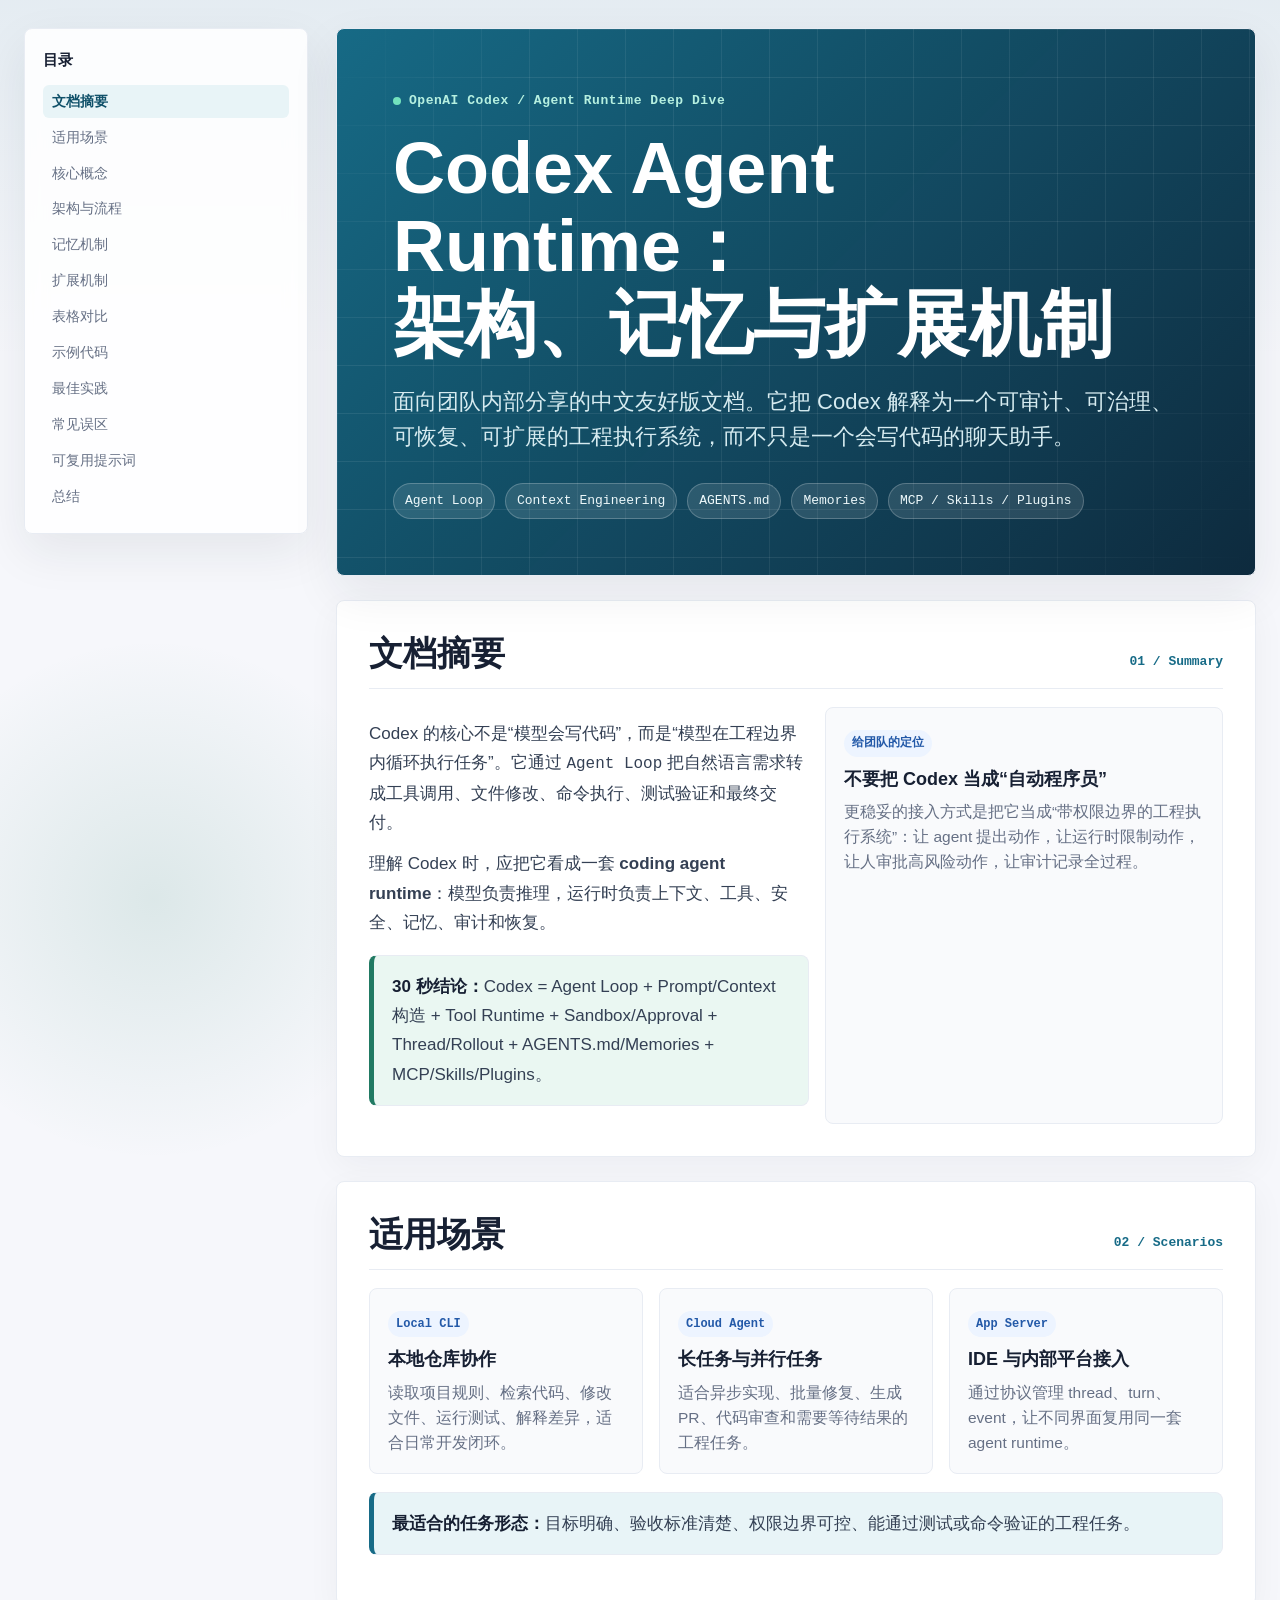
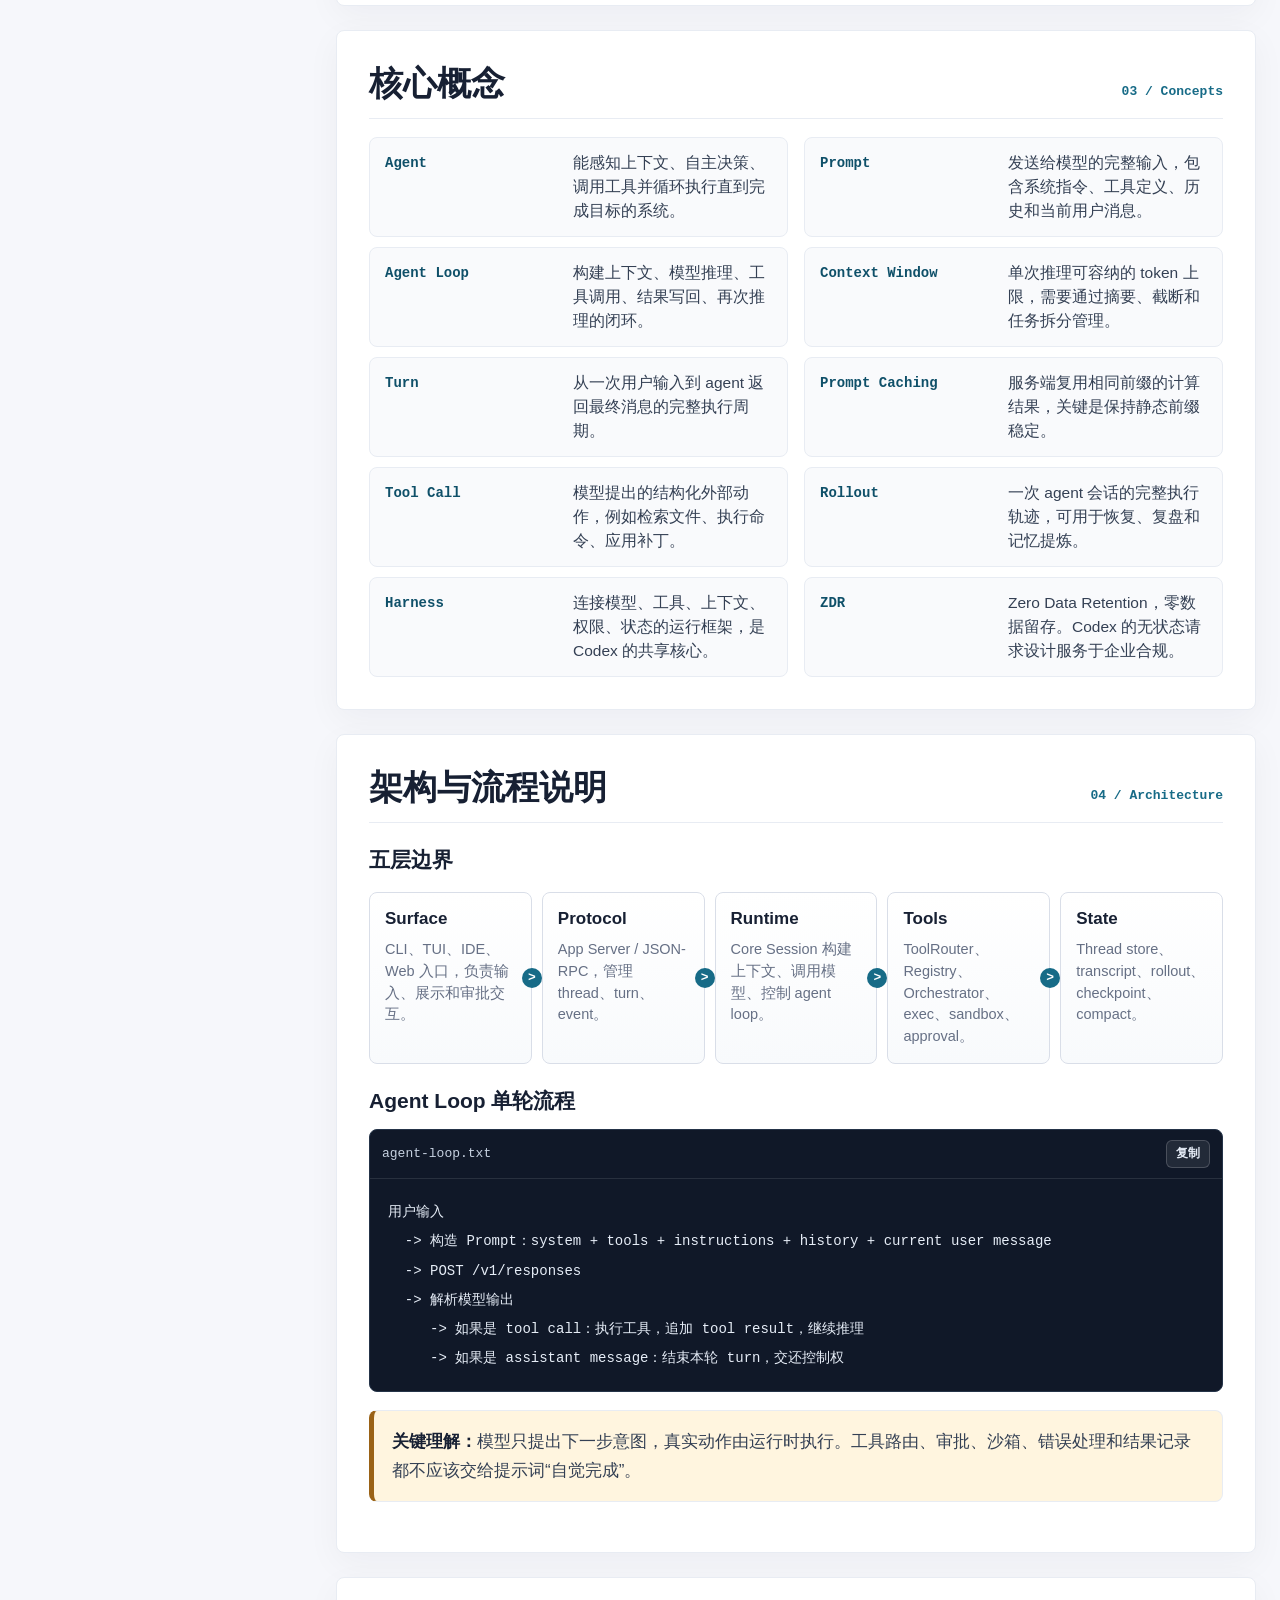
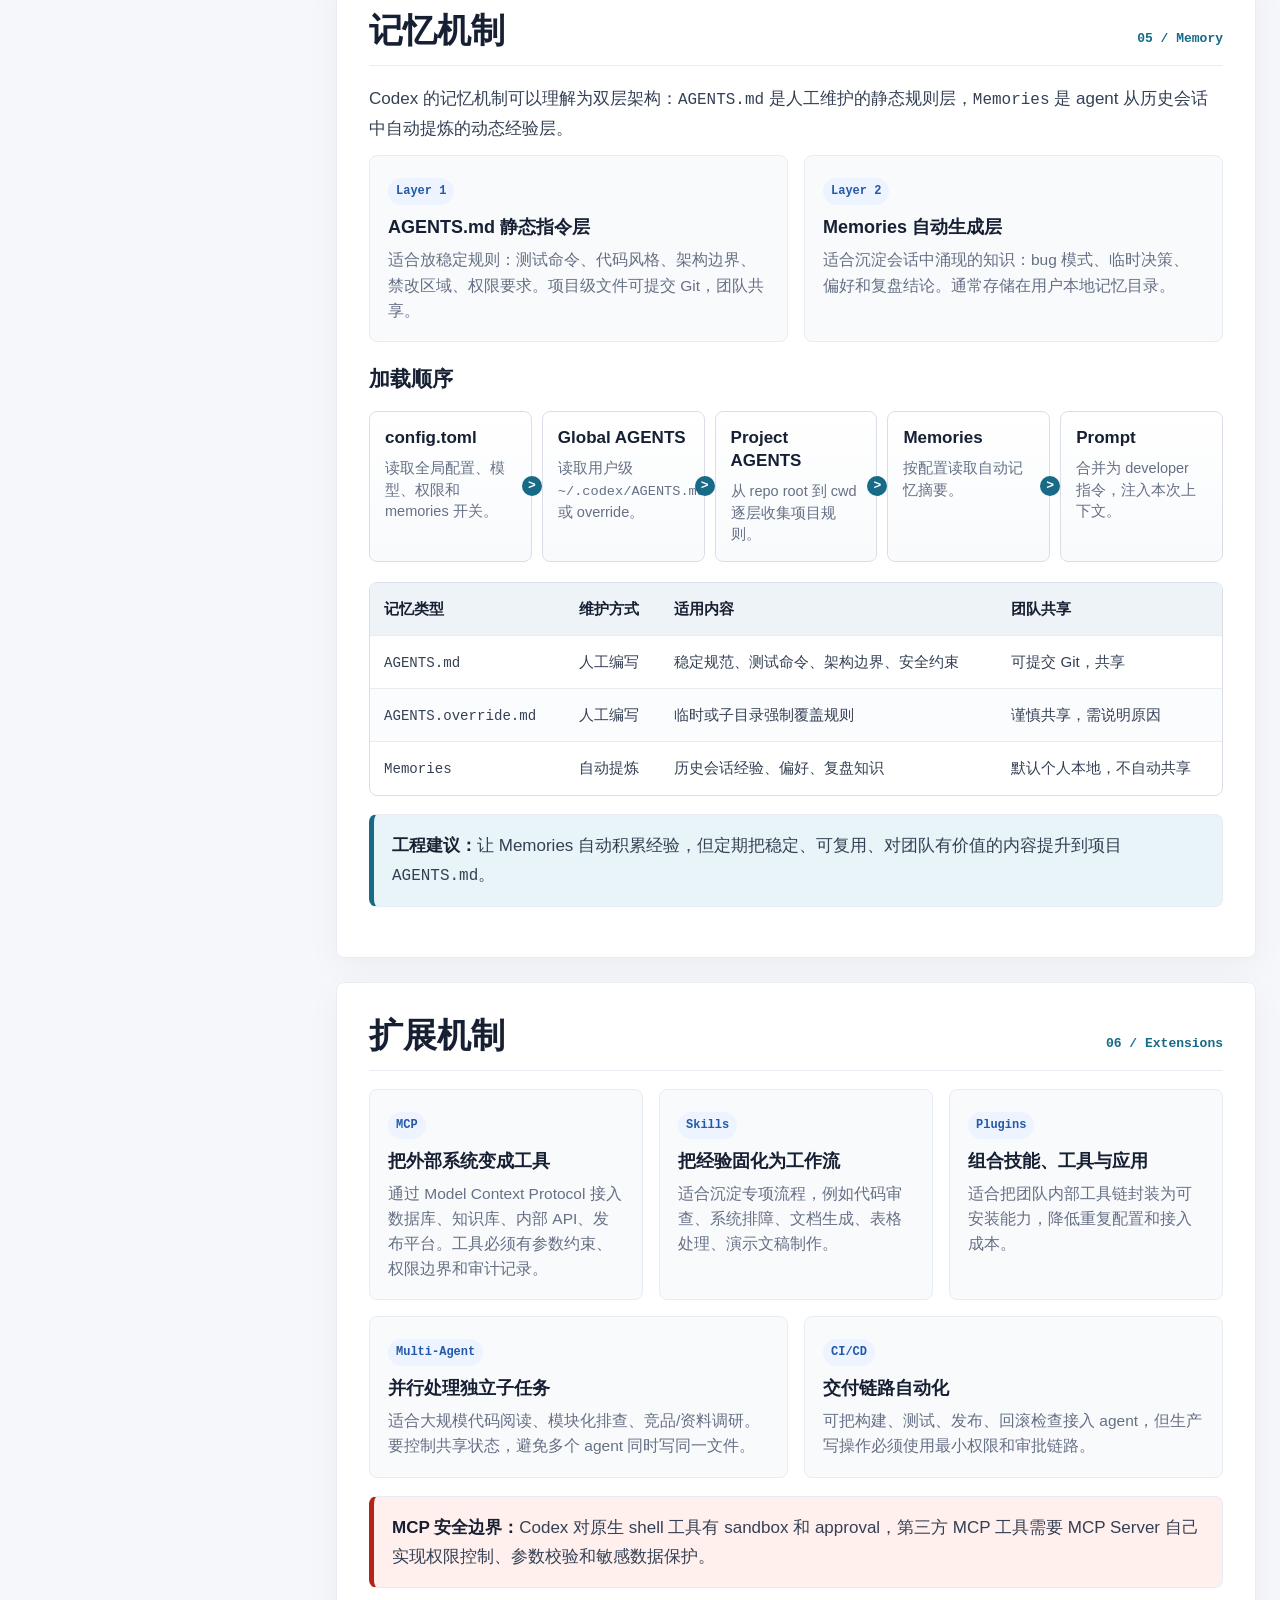
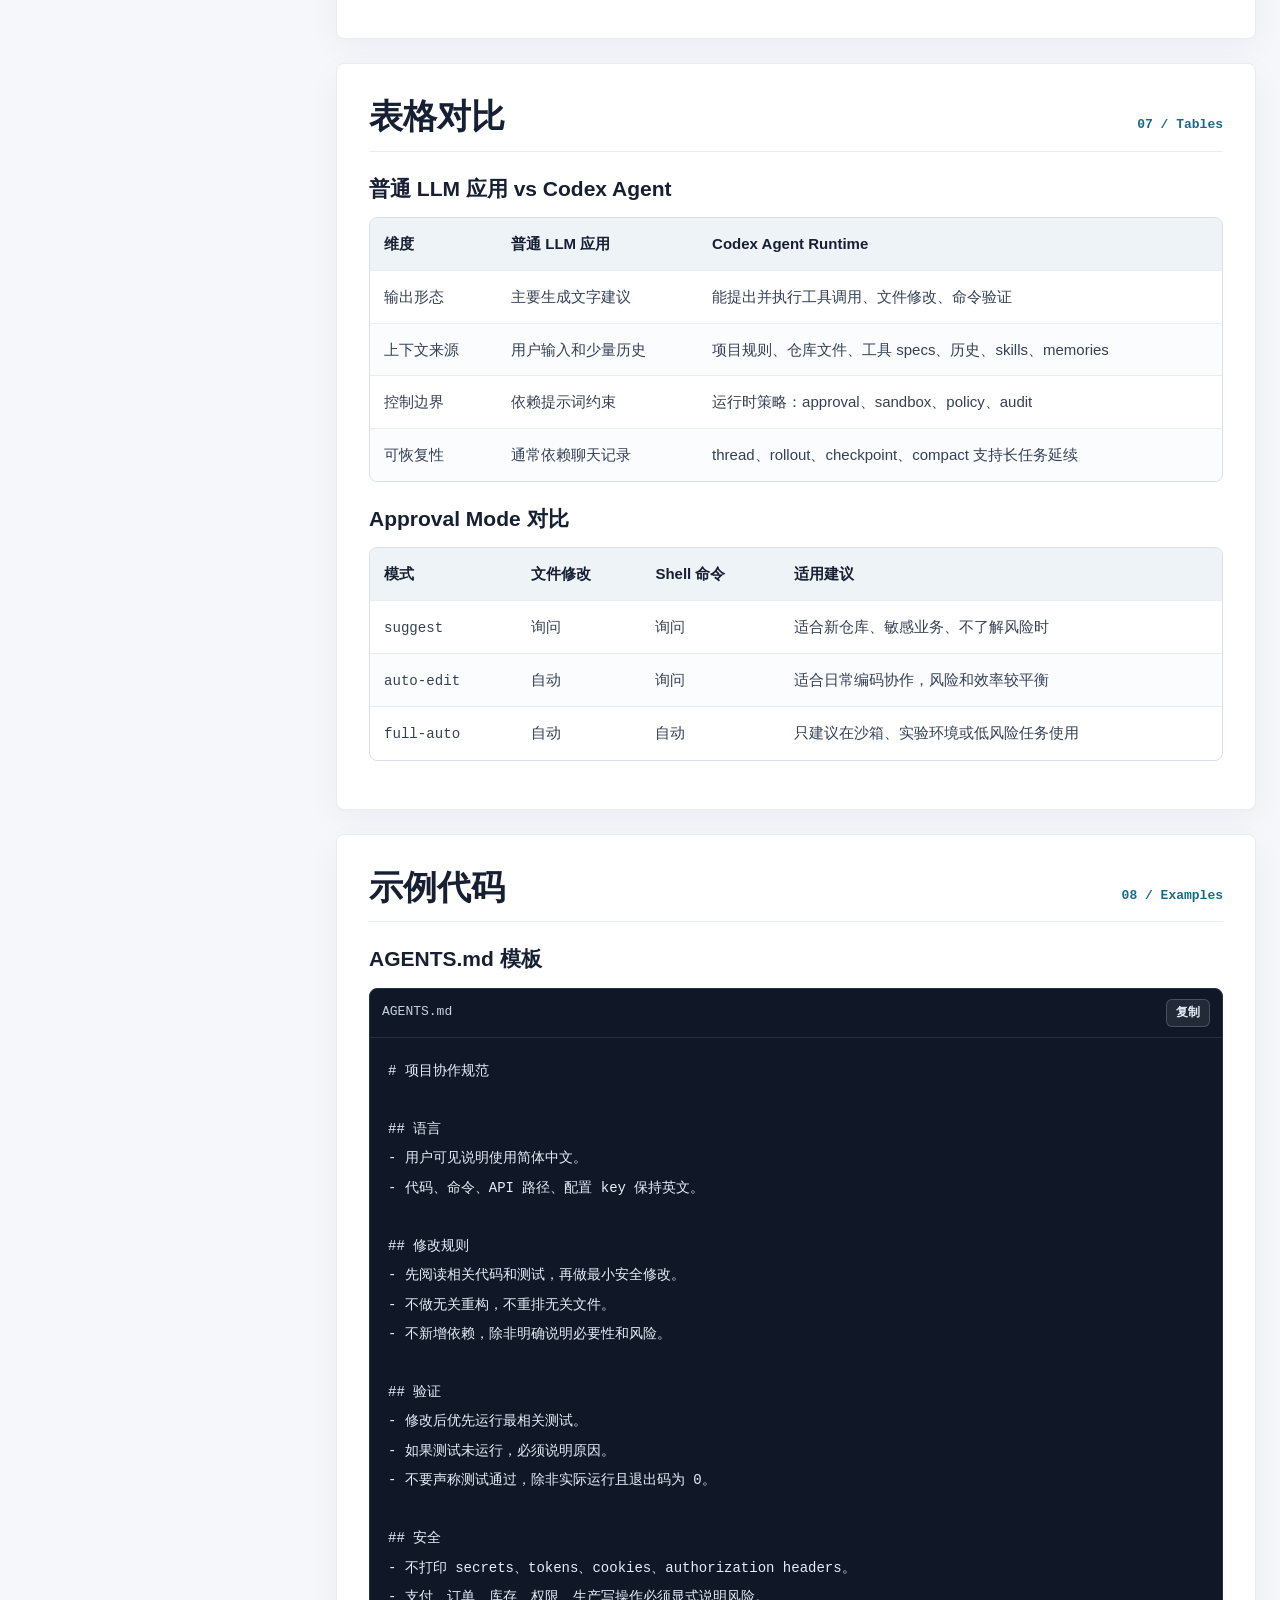
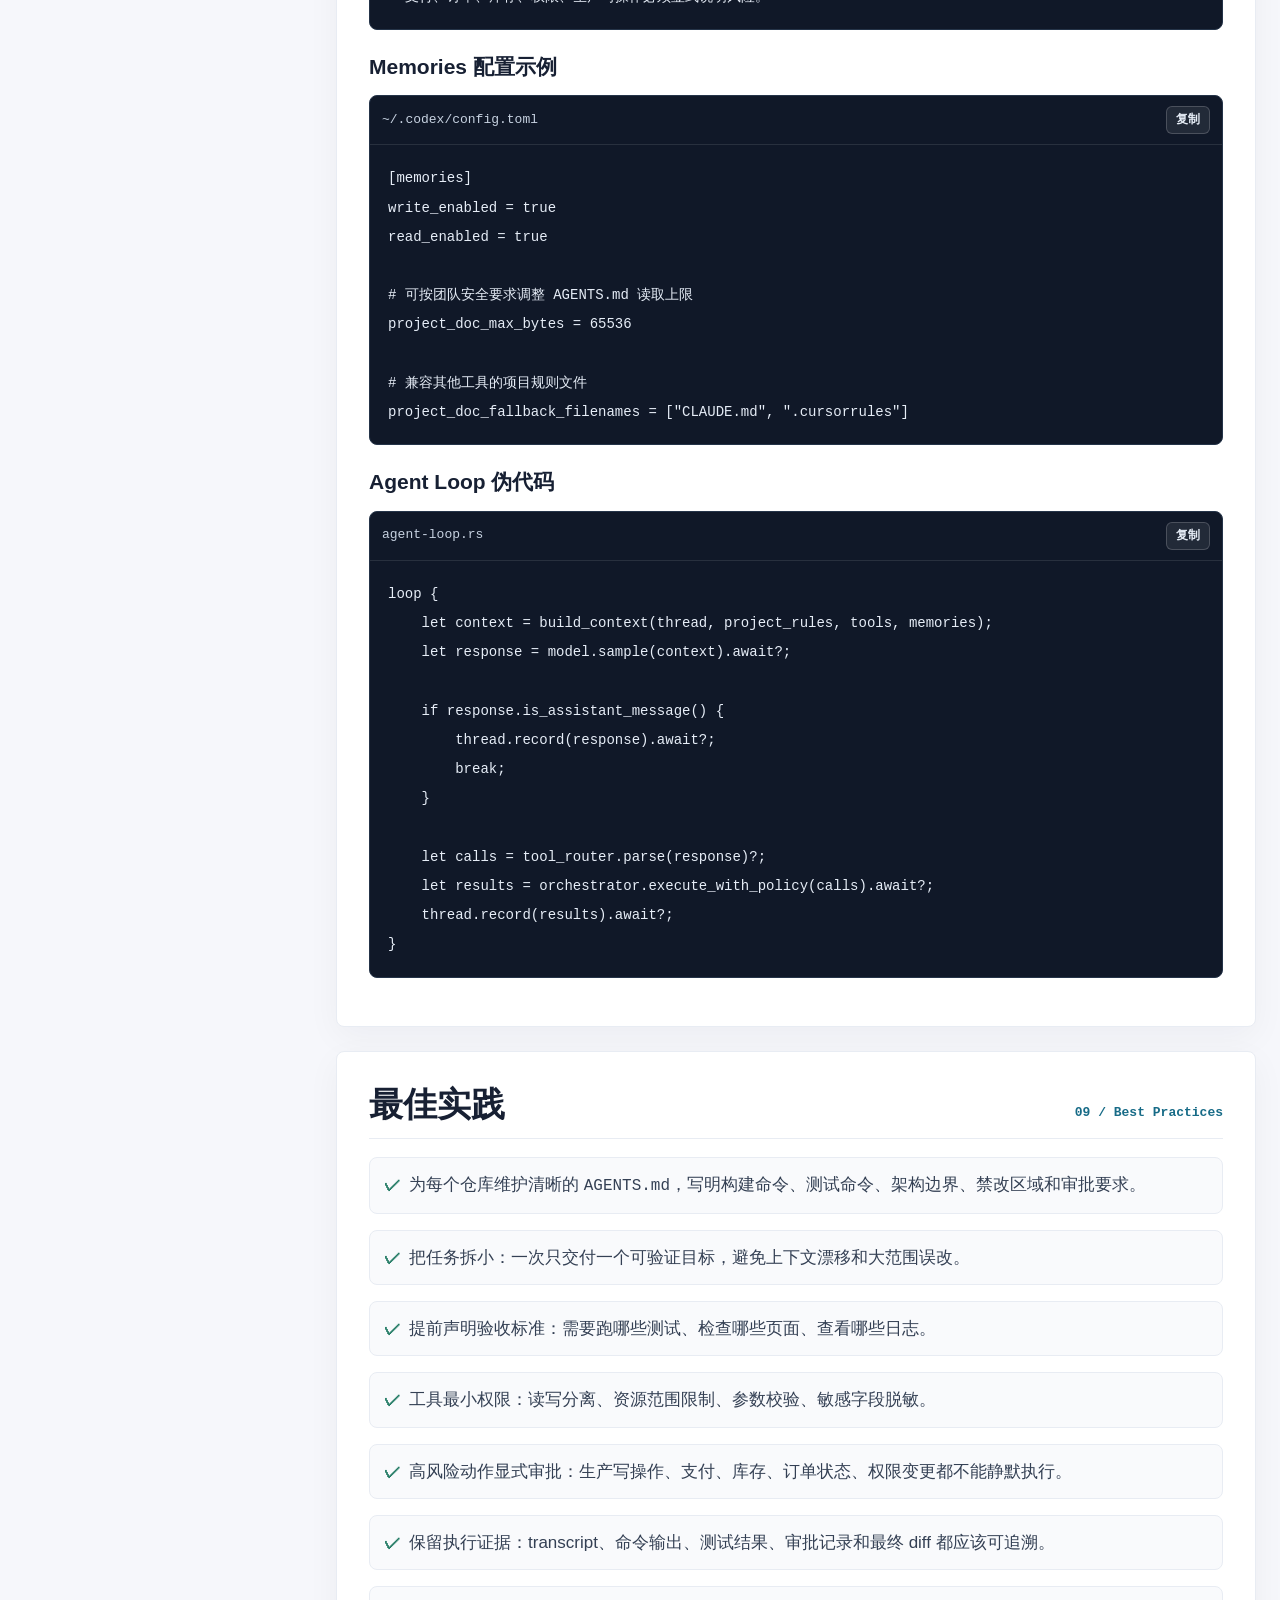
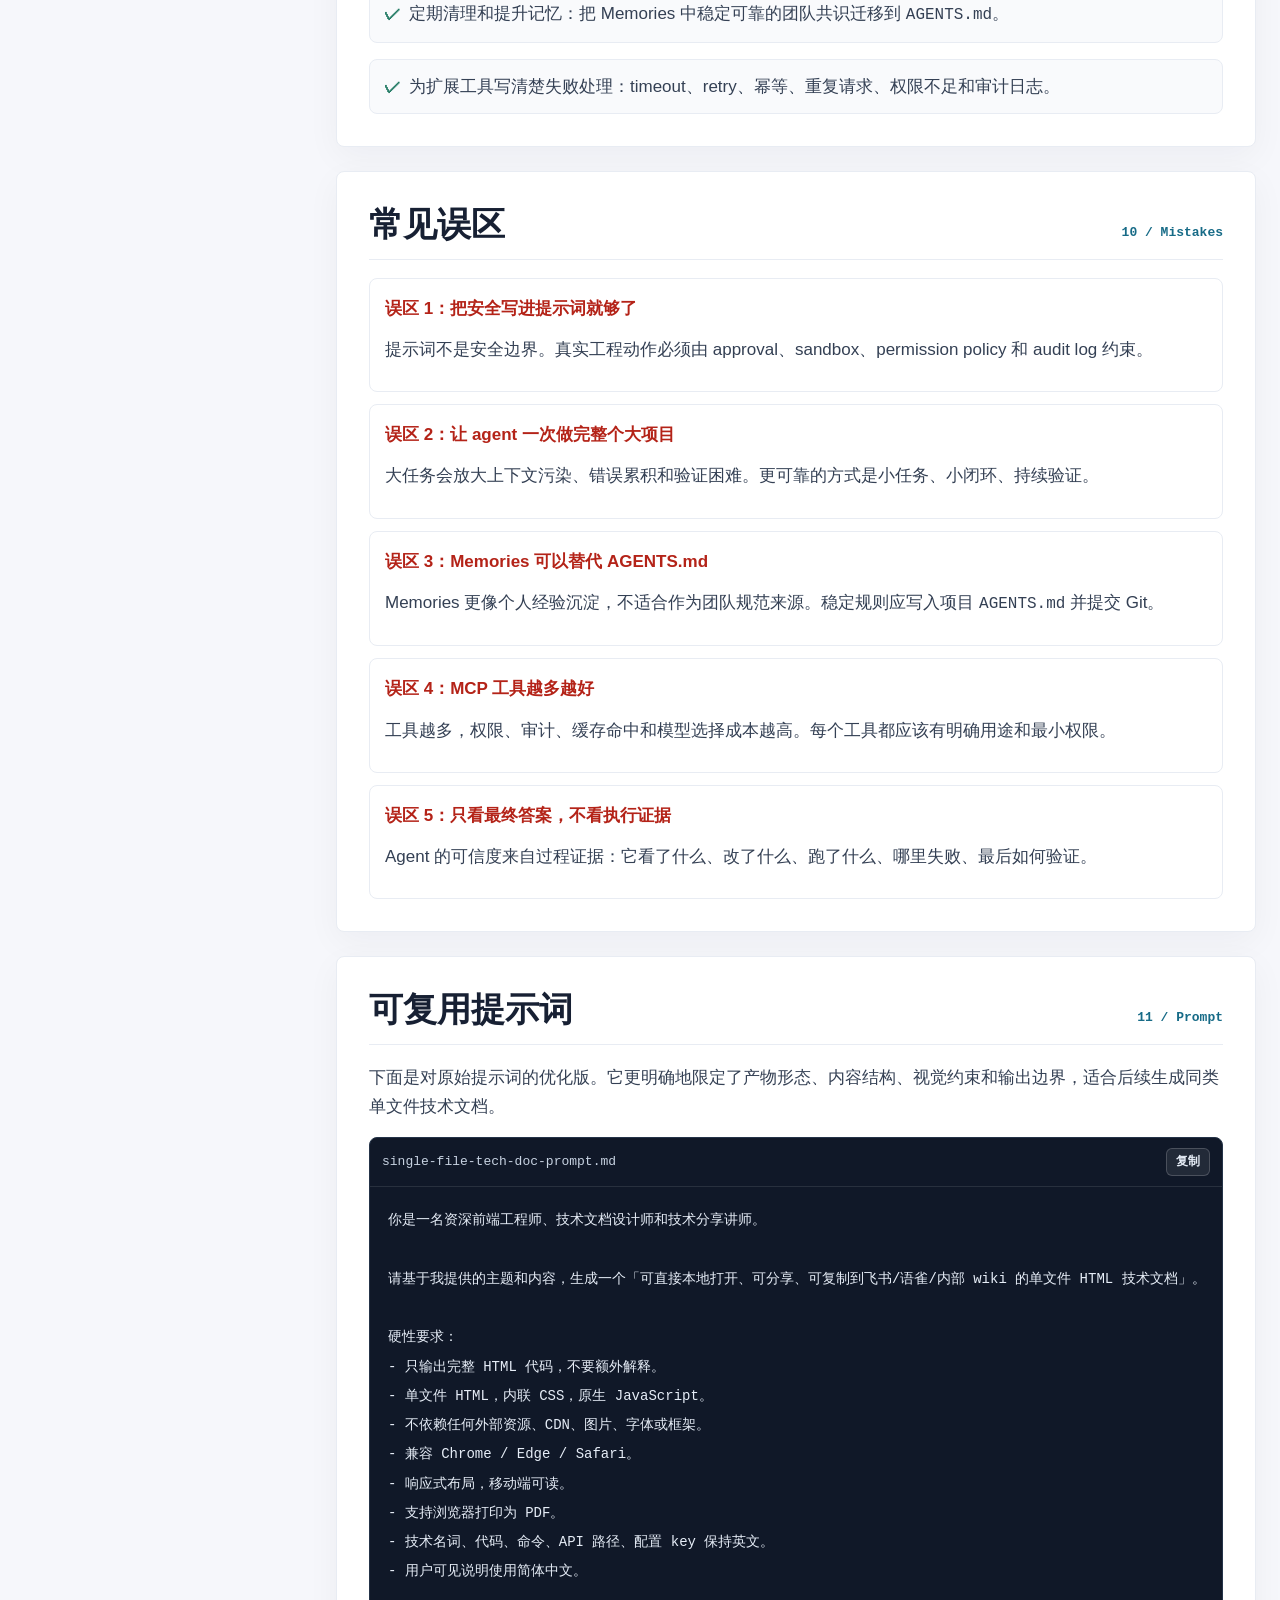
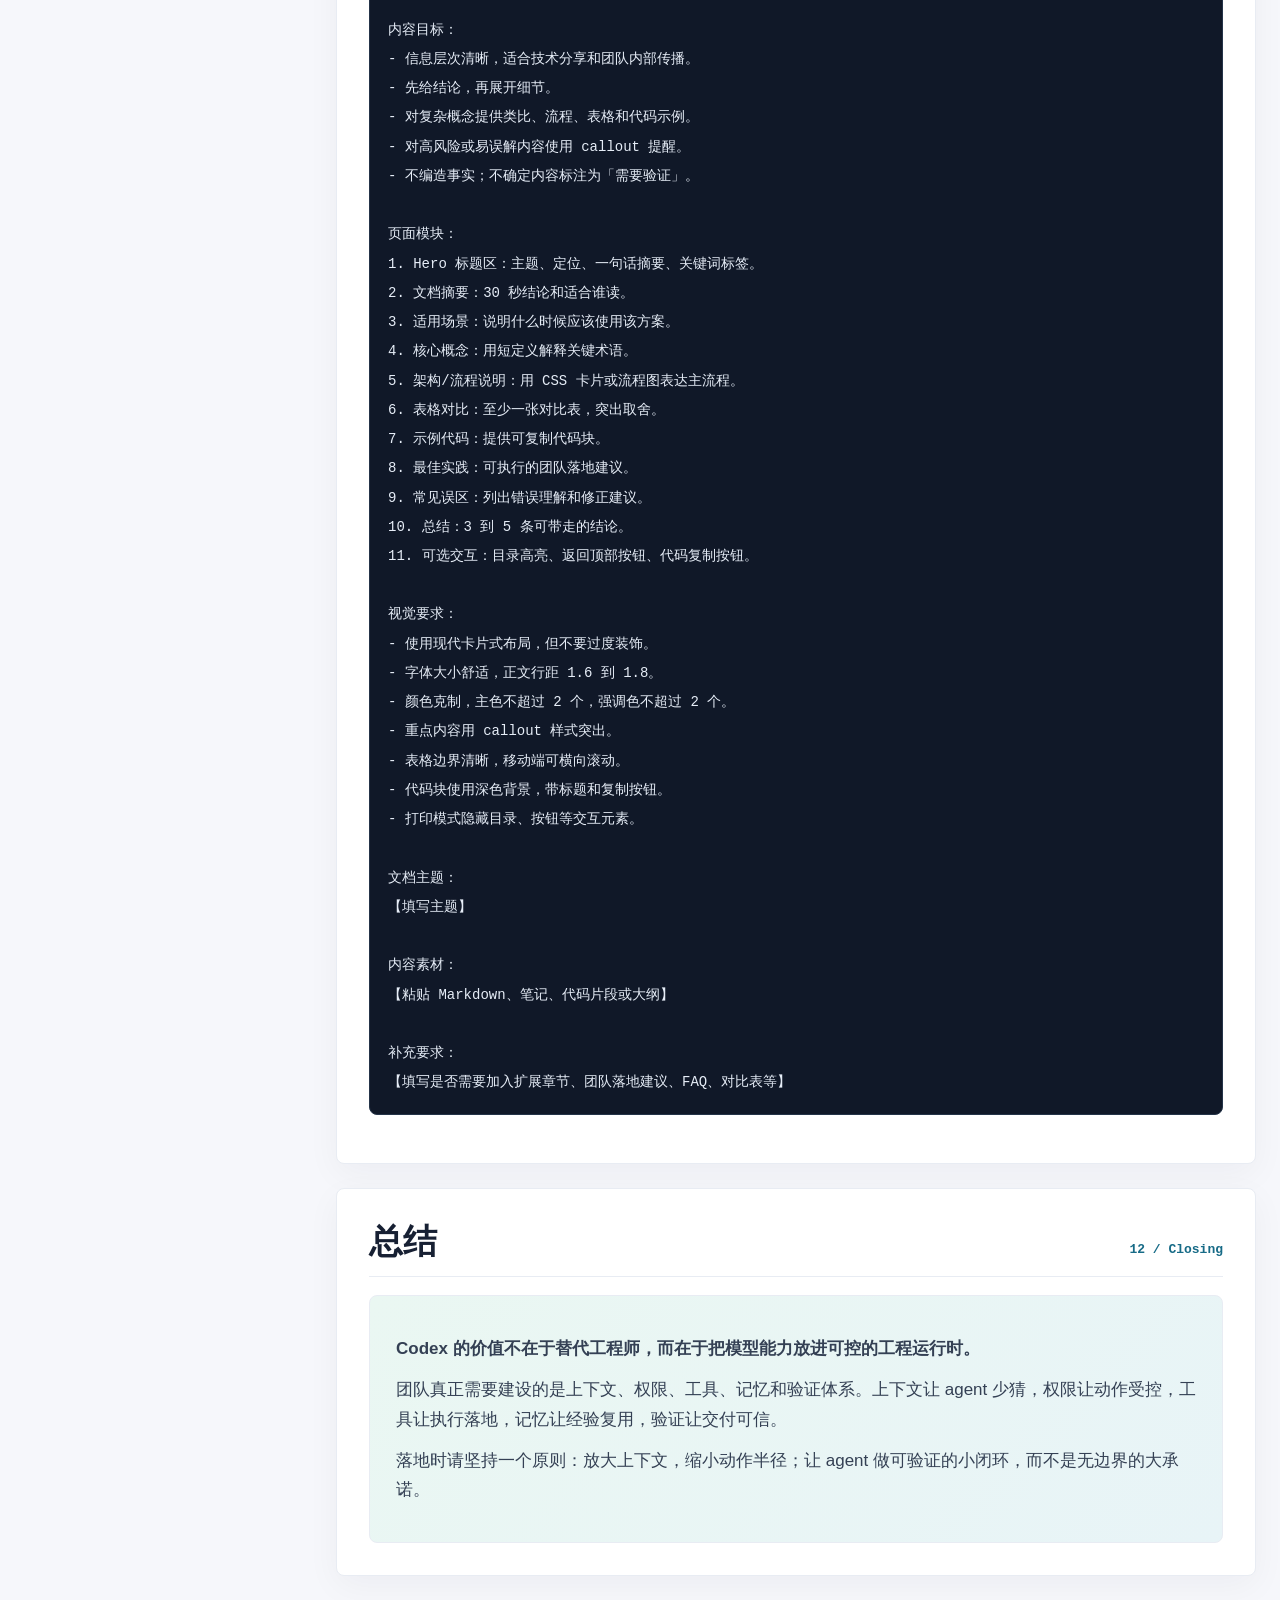
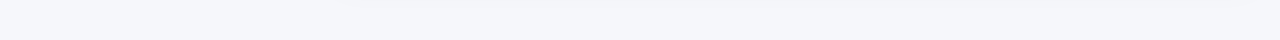
<file: share/codex/index.html>
<!doctype html>
<html lang="zh-CN">
<head>
  <meta charset="utf-8">
  <meta name="viewport" content="width=device-width, initial-scale=1">
  <meta name="color-scheme" content="light">
  <title>Codex Agent Runtime：架构、记忆与扩展机制</title>
  <style>
    :root {
      --bg: #f6f7fb;
      --paper: #ffffff;
      --paper-soft: #f9fafc;
      --ink: #172033;
      --text: #344054;
      --muted: #667085;
      --line: #d9dee8;
      --line-soft: #e8ecf3;
      --brand: #176b87;
      --brand-dark: #0f5069;
      --brand-soft: #e8f4f7;
      --green: #217a63;
      --green-soft: #eaf7f2;
      --amber: #9a6216;
      --amber-soft: #fff5df;
      --red: #b42318;
      --red-soft: #fff0ee;
      --blue: #2359a8;
      --blue-soft: #edf4ff;
      --shadow: 0 18px 48px rgba(22, 32, 51, .08);
      --radius: 8px;
      --font: -apple-system, BlinkMacSystemFont, "Segoe UI", "PingFang SC", "Hiragino Sans GB", "Microsoft YaHei", "Noto Sans CJK SC", sans-serif;
      --mono: ui-monospace, SFMono-Regular, Menlo, Monaco, Consolas, "Liberation Mono", monospace;
    }

    * {
      box-sizing: border-box;
    }

    html {
      scroll-behavior: smooth;
    }

    body {
      margin: 0;
      background:
        linear-gradient(180deg, rgba(23, 107, 135, .08), transparent 360px),
        radial-gradient(circle at 12% 8%, rgba(33, 122, 99, .12), transparent 260px),
        var(--bg);
      color: var(--text);
      font-family: var(--font);
      font-size: 17px;
      line-height: 1.72;
      letter-spacing: 0;
    }

    a {
      color: var(--brand-dark);
      text-decoration: none;
    }

    a:hover {
      text-decoration: underline;
    }

    .page {
      display: grid;
      grid-template-columns: minmax(240px, 284px) minmax(0, 1fr);
      gap: 28px;
      width: min(1440px, calc(100% - 48px));
      margin: 0 auto;
      padding: 28px 0 64px;
    }

    .toc {
      position: sticky;
      top: 20px;
      align-self: start;
      max-height: calc(100vh - 40px);
      overflow: auto;
      padding: 18px;
      border: 1px solid var(--line-soft);
      border-radius: var(--radius);
      background: rgba(255, 255, 255, .86);
      box-shadow: var(--shadow);
      backdrop-filter: blur(10px);
    }

    .toc-title {
      margin: 0 0 12px;
      color: var(--ink);
      font-size: 15px;
      font-weight: 800;
    }

    .toc a {
      display: block;
      margin: 3px 0;
      padding: 7px 9px;
      border-radius: 6px;
      color: var(--muted);
      font-size: 14px;
      line-height: 1.35;
      text-decoration: none;
    }

    .toc a.active {
      background: var(--brand-soft);
      color: var(--brand-dark);
      font-weight: 700;
    }

    .content {
      min-width: 0;
    }

    .hero {
      position: relative;
      overflow: hidden;
      padding: 56px;
      border: 1px solid var(--line-soft);
      border-radius: var(--radius);
      background:
        linear-gradient(135deg, rgba(23, 107, 135, .98), rgba(13, 43, 62, .96)),
        #123;
      box-shadow: var(--shadow);
      color: #eef9fb;
    }

    .hero:after {
      content: "";
      position: absolute;
      inset: 0;
      background:
        linear-gradient(rgba(255, 255, 255, .08) 1px, transparent 1px),
        linear-gradient(90deg, rgba(255, 255, 255, .07) 1px, transparent 1px);
      background-size: 48px 48px;
      mask-image: linear-gradient(120deg, transparent, black 18%, black 72%, transparent);
      pointer-events: none;
    }

    .hero-inner {
      position: relative;
      z-index: 1;
      max-width: 900px;
    }

    .eyebrow {
      display: inline-flex;
      align-items: center;
      gap: 8px;
      margin-bottom: 18px;
      color: #b6f0e0;
      font-family: var(--mono);
      font-size: 13px;
      font-weight: 700;
      letter-spacing: .04em;
    }

    .eyebrow:before {
      content: "";
      width: 8px;
      height: 8px;
      border-radius: 50%;
      background: #73e2bd;
    }

    h1,
    h2,
    h3 {
      margin: 0;
      color: var(--ink);
      line-height: 1.2;
      letter-spacing: 0;
    }

    .hero h1 {
      color: #ffffff;
      font-size: clamp(40px, 6vw, 72px);
      line-height: 1.08;
      font-weight: 850;
    }

    .hero h1 span {
      display: block;
    }

    .hero h1 .title-sub-part {
      display: inline-block;
      white-space: nowrap;
    }

    .hero p {
      max-width: 780px;
      margin: 22px 0 0;
      color: #d6ebf0;
      font-size: 22px;
      line-height: 1.58;
    }

    .hero-meta {
      display: flex;
      flex-wrap: wrap;
      gap: 10px;
      margin-top: 28px;
    }

    .pill {
      display: inline-flex;
      align-items: center;
      min-height: 32px;
      padding: 6px 11px;
      border: 1px solid rgba(255, 255, 255, .22);
      border-radius: 999px;
      background: rgba(255, 255, 255, .11);
      color: #eef9fb;
      font-family: var(--mono);
      font-size: 13px;
    }

    .section {
      margin-top: 24px;
      padding: 32px;
      border: 1px solid var(--line-soft);
      border-radius: var(--radius);
      background: var(--paper);
      box-shadow: 0 10px 34px rgba(22, 32, 51, .045);
    }

    .section-header {
      display: flex;
      align-items: baseline;
      justify-content: space-between;
      gap: 16px;
      margin-bottom: 18px;
      padding-bottom: 14px;
      border-bottom: 1px solid var(--line-soft);
    }

    .section-kicker {
      color: var(--brand);
      font-family: var(--mono);
      font-size: 13px;
      font-weight: 800;
    }

    h2 {
      font-size: clamp(26px, 3vw, 34px);
      font-weight: 820;
    }

    h3 {
      margin-top: 24px;
      font-size: 21px;
      font-weight: 800;
    }

    p {
      margin: 12px 0;
    }

    ul,
    ol {
      margin: 12px 0 0;
      padding-left: 1.25em;
    }

    li + li {
      margin-top: 6px;
    }

    .lead-grid,
    .card-grid,
    .two-col,
    .three-col {
      display: grid;
      gap: 16px;
    }

    .lead-grid {
      grid-template-columns: 1.05fr .95fr;
      align-items: stretch;
    }

    .two-col {
      grid-template-columns: repeat(2, minmax(0, 1fr));
    }

    .three-col {
      grid-template-columns: repeat(3, minmax(0, 1fr));
    }

    .card {
      min-width: 0;
      padding: 18px;
      border: 1px solid var(--line-soft);
      border-radius: var(--radius);
      background: var(--paper-soft);
    }

    .card strong {
      display: block;
      margin-bottom: 8px;
      color: var(--ink);
      font-size: 18px;
      line-height: 1.35;
    }

    .card p {
      margin: 0;
      color: var(--muted);
      font-size: 15.5px;
      line-height: 1.62;
    }

    .tag {
      display: inline-block;
      margin-bottom: 10px;
      padding: 3px 8px;
      border-radius: 999px;
      background: var(--blue-soft);
      color: var(--blue);
      font-family: var(--mono);
      font-size: 12px;
      font-weight: 800;
    }

    .callout {
      margin: 18px 0;
      padding: 16px 18px;
      border: 1px solid var(--line-soft);
      border-left: 5px solid var(--brand);
      border-radius: var(--radius);
      background: var(--brand-soft);
    }

    .callout.warning {
      border-left-color: var(--amber);
      background: var(--amber-soft);
    }

    .callout.danger {
      border-left-color: var(--red);
      background: var(--red-soft);
    }

    .callout.success {
      border-left-color: var(--green);
      background: var(--green-soft);
    }

    .callout strong {
      color: var(--ink);
    }

    .flow {
      display: grid;
      grid-template-columns: repeat(5, minmax(0, 1fr));
      gap: 10px;
      margin: 20px 0;
    }

    .flow-step {
      position: relative;
      min-height: 132px;
      padding: 15px;
      border: 1px solid var(--line);
      border-radius: var(--radius);
      background: linear-gradient(180deg, #ffffff, #f8fafc);
    }

    .flow-step:not(:last-child):after {
      content: ">";
      position: absolute;
      top: 50%;
      right: -11px;
      z-index: 2;
      width: 20px;
      height: 20px;
      border-radius: 50%;
      background: var(--brand);
      color: #fff;
      font: 800 13px/20px var(--mono);
      text-align: center;
      transform: translateY(-50%);
    }

    .flow-step b {
      display: block;
      color: var(--ink);
      font-size: 17px;
      line-height: 1.35;
    }

    .flow-step span {
      display: block;
      margin-top: 8px;
      color: var(--muted);
      font-size: 14.5px;
      line-height: 1.5;
    }

    .stack {
      display: grid;
      gap: 10px;
    }

    .stack-row {
      display: grid;
      grid-template-columns: 176px 1fr;
      gap: 12px;
      padding: 13px 15px;
      border: 1px solid var(--line-soft);
      border-radius: var(--radius);
      background: var(--paper-soft);
    }

    .stack-row b {
      color: var(--brand-dark);
      font-family: var(--mono);
      font-size: 14px;
    }

    .stack-row span {
      color: var(--text);
      font-size: 15.5px;
      line-height: 1.55;
    }

    table {
      width: 100%;
      border-collapse: separate;
      border-spacing: 0;
      margin: 16px 0;
      overflow: hidden;
      border: 1px solid var(--line);
      border-radius: var(--radius);
      background: var(--paper);
      font-size: 15px;
    }

    th,
    td {
      padding: 13px 14px;
      border-bottom: 1px solid var(--line-soft);
      vertical-align: top;
      text-align: left;
    }

    th {
      background: #eef3f7;
      color: var(--ink);
      font-weight: 800;
      white-space: nowrap;
    }

    tr:last-child td {
      border-bottom: 0;
    }

    tbody tr:nth-child(even) td {
      background: #fbfcfe;
    }

    .code-card {
      margin: 16px 0;
      overflow: hidden;
      border: 1px solid #253449;
      border-radius: var(--radius);
      background: #101828;
    }

    .code-head {
      display: flex;
      align-items: center;
      justify-content: space-between;
      gap: 12px;
      padding: 10px 12px;
      border-bottom: 1px solid rgba(255, 255, 255, .1);
      color: #c7d2e1;
      font-family: var(--mono);
      font-size: 13px;
    }

    .copy-btn {
      appearance: none;
      border: 1px solid rgba(255, 255, 255, .18);
      border-radius: 6px;
      background: rgba(255, 255, 255, .08);
      color: #e6edf7;
      cursor: pointer;
      font: 700 12px/1 var(--mono);
      padding: 7px 9px;
    }

    .copy-btn:hover {
      background: rgba(255, 255, 255, .14);
    }

    pre {
      margin: 0;
      overflow: auto;
      padding: 18px;
    }

    code {
      font-family: var(--mono);
      font-size: .94em;
    }

    pre code {
      color: #e6edf7;
      font-size: 14px;
      line-height: 1.65;
      white-space: pre;
    }

    .kbd {
      display: inline-block;
      padding: 1px 6px;
      border: 1px solid var(--line);
      border-radius: 5px;
      background: #fff;
      color: var(--ink);
      font-family: var(--mono);
      font-size: .88em;
    }

    .check-list {
      display: grid;
      gap: 10px;
      margin: 16px 0 0;
      padding: 0;
      list-style: none;
    }

    .check-list li {
      padding: 12px 14px;
      border: 1px solid var(--line-soft);
      border-radius: var(--radius);
      background: var(--paper-soft);
    }

    .check-list li:before {
      content: "✓";
      margin-right: 8px;
      color: var(--green);
      font-weight: 900;
    }

    .mistake-list {
      display: grid;
      gap: 12px;
      margin-top: 14px;
    }

    .mistake {
      padding: 15px;
      border: 1px solid var(--line-soft);
      border-radius: var(--radius);
      background: #fff;
    }

    .mistake b {
      display: block;
      color: var(--red);
      margin-bottom: 6px;
    }

    .summary-band {
      padding: 26px;
      border-radius: var(--radius);
      background: linear-gradient(135deg, var(--green-soft), var(--brand-soft));
      border: 1px solid var(--line-soft);
    }

    .back-top {
      position: fixed;
      right: 24px;
      bottom: 24px;
      z-index: 10;
      display: none;
      width: 44px;
      height: 44px;
      border: 1px solid var(--line);
      border-radius: 999px;
      background: var(--ink);
      color: #fff;
      box-shadow: var(--shadow);
      cursor: pointer;
      font: 900 18px/44px var(--mono);
      text-align: center;
    }

    .back-top.show {
      display: block;
    }

    @media (max-width: 1080px) {
      .page {
        grid-template-columns: 1fr;
      }

      .toc {
        position: static;
        max-height: none;
      }

      .toc-links {
        display: grid;
        grid-template-columns: repeat(2, minmax(0, 1fr));
        gap: 4px;
      }

      .flow {
        grid-template-columns: 1fr;
      }

      .flow-step:not(:last-child):after {
        top: auto;
        right: 50%;
        bottom: -11px;
        transform: translateX(50%) rotate(90deg);
      }
    }

    @media (max-width: 760px) {
      body {
        font-size: 16px;
      }

      .page {
        width: min(100% - 24px, 1440px);
        padding-top: 12px;
      }

      .hero,
      .section {
        padding: 22px;
      }

      .hero p {
        font-size: 18px;
      }

      .hero h1 {
        font-size: clamp(34px, 10vw, 44px);
      }

      .hero h1 .title-sub-part {
        display: block;
      }

      .lead-grid,
      .two-col,
      .three-col,
      .toc-links {
        grid-template-columns: 1fr;
      }

      .section-header {
        display: block;
      }

      .section-kicker {
        display: block;
        margin-top: 8px;
      }

      .stack-row {
        grid-template-columns: 1fr;
      }

      table {
        display: block;
        overflow-x: auto;
      }

      th,
      td {
        min-width: 140px;
      }
    }

    @media print {
      body {
        background: #fff;
        color: #111827;
        font-size: 12pt;
      }

      .page {
        display: block;
        width: 100%;
        padding: 0;
      }

      .toc,
      .back-top,
      .copy-btn {
        display: none !important;
      }

      .hero,
      .section {
        break-inside: avoid;
        box-shadow: none;
      }

      .hero {
        color: #111827;
        background: #eef3f7;
      }

      .hero h1,
      .hero p {
        color: #111827;
      }

      a {
        color: #111827;
        text-decoration: none;
      }

      pre {
        white-space: pre-wrap;
      }
    }
  </style>
</head>
<body>
  <div class="page">
    <nav class="toc" aria-label="文档目录">
      <p class="toc-title">目录</p>
      <div class="toc-links">
        <a href="#summary">文档摘要</a>
        <a href="#scenarios">适用场景</a>
        <a href="#concepts">核心概念</a>
        <a href="#architecture">架构与流程</a>
        <a href="#memory">记忆机制</a>
        <a href="#extensions">扩展机制</a>
        <a href="#comparison">表格对比</a>
        <a href="#examples">示例代码</a>
        <a href="#practice">最佳实践</a>
        <a href="#mistakes">常见误区</a>
        <a href="#prompt">可复用提示词</a>
        <a href="#closing">总结</a>
      </div>
    </nav>

    <main class="content">
      <header class="hero">
        <div class="hero-inner">
          <div class="eyebrow">OpenAI Codex / Agent Runtime Deep Dive</div>
          <h1><span>Codex Agent Runtime：</span><span><span class="title-sub-part">架构、记忆</span><span class="title-sub-part">与扩展机制</span></span></h1>
          <p>面向团队内部分享的中文友好版文档。它把 Codex 解释为一个可审计、可治理、可恢复、可扩展的工程执行系统，而不只是一个会写代码的聊天助手。</p>
          <div class="hero-meta">
            <span class="pill">Agent Loop</span>
            <span class="pill">Context Engineering</span>
            <span class="pill">AGENTS.md</span>
            <span class="pill">Memories</span>
            <span class="pill">MCP / Skills / Plugins</span>
          </div>
        </div>
      </header>

      <section class="section" id="summary">
        <div class="section-header">
          <h2>文档摘要</h2>
          <span class="section-kicker">01 / Summary</span>
        </div>
        <div class="lead-grid">
          <div>
            <p>Codex 的核心不是“模型会写代码”，而是“模型在工程边界内循环执行任务”。它通过 <code>Agent Loop</code> 把自然语言需求转成工具调用、文件修改、命令执行、测试验证和最终交付。</p>
            <p>理解 Codex 时，应把它看成一套 <strong>coding agent runtime</strong>：模型负责推理，运行时负责上下文、工具、安全、记忆、审计和恢复。</p>
            <div class="callout success">
              <strong>30 秒结论：</strong>Codex = Agent Loop + Prompt/Context 构造 + Tool Runtime + Sandbox/Approval + Thread/Rollout + AGENTS.md/Memories + MCP/Skills/Plugins。
            </div>
          </div>
          <div class="card">
            <span class="tag">给团队的定位</span>
            <strong>不要把 Codex 当成“自动程序员”</strong>
            <p>更稳妥的接入方式是把它当成“带权限边界的工程执行系统”：让 agent 提出动作，让运行时限制动作，让人审批高风险动作，让审计记录全过程。</p>
          </div>
        </div>
      </section>

      <section class="section" id="scenarios">
        <div class="section-header">
          <h2>适用场景</h2>
          <span class="section-kicker">02 / Scenarios</span>
        </div>
        <div class="three-col">
          <div class="card">
            <span class="tag">Local CLI</span>
            <strong>本地仓库协作</strong>
            <p>读取项目规则、检索代码、修改文件、运行测试、解释差异，适合日常开发闭环。</p>
          </div>
          <div class="card">
            <span class="tag">Cloud Agent</span>
            <strong>长任务与并行任务</strong>
            <p>适合异步实现、批量修复、生成 PR、代码审查和需要等待结果的工程任务。</p>
          </div>
          <div class="card">
            <span class="tag">App Server</span>
            <strong>IDE 与内部平台接入</strong>
            <p>通过协议管理 thread、turn、event，让不同界面复用同一套 agent runtime。</p>
          </div>
        </div>
        <div class="callout">
          <strong>最适合的任务形态：</strong>目标明确、验收标准清楚、权限边界可控、能通过测试或命令验证的工程任务。
        </div>
      </section>

      <section class="section" id="concepts">
        <div class="section-header">
          <h2>核心概念</h2>
          <span class="section-kicker">03 / Concepts</span>
        </div>
        <div class="two-col">
          <div class="stack">
            <div class="stack-row"><b>Agent</b><span>能感知上下文、自主决策、调用工具并循环执行直到完成目标的系统。</span></div>
            <div class="stack-row"><b>Agent Loop</b><span>构建上下文、模型推理、工具调用、结果写回、再次推理的闭环。</span></div>
            <div class="stack-row"><b>Turn</b><span>从一次用户输入到 agent 返回最终消息的完整执行周期。</span></div>
            <div class="stack-row"><b>Tool Call</b><span>模型提出的结构化外部动作，例如检索文件、执行命令、应用补丁。</span></div>
            <div class="stack-row"><b>Harness</b><span>连接模型、工具、上下文、权限、状态的运行框架，是 Codex 的共享核心。</span></div>
          </div>
          <div class="stack">
            <div class="stack-row"><b>Prompt</b><span>发送给模型的完整输入，包含系统指令、工具定义、历史和当前用户消息。</span></div>
            <div class="stack-row"><b>Context Window</b><span>单次推理可容纳的 token 上限，需要通过摘要、截断和任务拆分管理。</span></div>
            <div class="stack-row"><b>Prompt Caching</b><span>服务端复用相同前缀的计算结果，关键是保持静态前缀稳定。</span></div>
            <div class="stack-row"><b>Rollout</b><span>一次 agent 会话的完整执行轨迹，可用于恢复、复盘和记忆提炼。</span></div>
            <div class="stack-row"><b>ZDR</b><span>Zero Data Retention，零数据留存。Codex 的无状态请求设计服务于企业合规。</span></div>
          </div>
        </div>
      </section>

      <section class="section" id="architecture">
        <div class="section-header">
          <h2>架构与流程说明</h2>
          <span class="section-kicker">04 / Architecture</span>
        </div>
        <h3>五层边界</h3>
        <div class="flow" aria-label="Codex 五层架构">
          <div class="flow-step"><b>Surface</b><span>CLI、TUI、IDE、Web 入口，负责输入、展示和审批交互。</span></div>
          <div class="flow-step"><b>Protocol</b><span>App Server / JSON-RPC，管理 thread、turn、event。</span></div>
          <div class="flow-step"><b>Runtime</b><span>Core Session 构建上下文、调用模型、控制 agent loop。</span></div>
          <div class="flow-step"><b>Tools</b><span>ToolRouter、Registry、Orchestrator、exec、sandbox、approval。</span></div>
          <div class="flow-step"><b>State</b><span>Thread store、transcript、rollout、checkpoint、compact。</span></div>
        </div>

        <h3>Agent Loop 单轮流程</h3>
        <div class="code-card">
          <div class="code-head"><span>agent-loop.txt</span><button class="copy-btn" type="button">复制</button></div>
          <pre><code>用户输入
  -> 构造 Prompt：system + tools + instructions + history + current user message
  -> POST /v1/responses
  -> 解析模型输出
     -> 如果是 tool call：执行工具，追加 tool result，继续推理
     -> 如果是 assistant message：结束本轮 turn，交还控制权</code></pre>
        </div>

        <div class="callout warning">
          <strong>关键理解：</strong>模型只提出下一步意图，真实动作由运行时执行。工具路由、审批、沙箱、错误处理和结果记录都不应该交给提示词“自觉完成”。
        </div>
      </section>

      <section class="section" id="memory">
        <div class="section-header">
          <h2>记忆机制</h2>
          <span class="section-kicker">05 / Memory</span>
        </div>
        <p>Codex 的记忆机制可以理解为双层架构：<code>AGENTS.md</code> 是人工维护的静态规则层，<code>Memories</code> 是 agent 从历史会话中自动提炼的动态经验层。</p>
        <div class="two-col">
          <div class="card">
            <span class="tag">Layer 1</span>
            <strong>AGENTS.md 静态指令层</strong>
            <p>适合放稳定规则：测试命令、代码风格、架构边界、禁改区域、权限要求。项目级文件可提交 Git，团队共享。</p>
          </div>
          <div class="card">
            <span class="tag">Layer 2</span>
            <strong>Memories 自动生成层</strong>
            <p>适合沉淀会话中涌现的知识：bug 模式、临时决策、偏好和复盘结论。通常存储在用户本地记忆目录。</p>
          </div>
        </div>

        <h3>加载顺序</h3>
        <div class="flow">
          <div class="flow-step"><b>config.toml</b><span>读取全局配置、模型、权限和 memories 开关。</span></div>
          <div class="flow-step"><b>Global AGENTS</b><span>读取用户级 <code>~/.codex/AGENTS.md</code> 或 override。</span></div>
          <div class="flow-step"><b>Project AGENTS</b><span>从 repo root 到 cwd 逐层收集项目规则。</span></div>
          <div class="flow-step"><b>Memories</b><span>按配置读取自动记忆摘要。</span></div>
          <div class="flow-step"><b>Prompt</b><span>合并为 developer 指令，注入本次上下文。</span></div>
        </div>

        <table>
          <thead>
            <tr>
              <th>记忆类型</th>
              <th>维护方式</th>
              <th>适用内容</th>
              <th>团队共享</th>
            </tr>
          </thead>
          <tbody>
            <tr>
              <td><code>AGENTS.md</code></td>
              <td>人工编写</td>
              <td>稳定规范、测试命令、架构边界、安全约束</td>
              <td>可提交 Git，共享</td>
            </tr>
            <tr>
              <td><code>AGENTS.override.md</code></td>
              <td>人工编写</td>
              <td>临时或子目录强制覆盖规则</td>
              <td>谨慎共享，需说明原因</td>
            </tr>
            <tr>
              <td><code>Memories</code></td>
              <td>自动提炼</td>
              <td>历史会话经验、偏好、复盘知识</td>
              <td>默认个人本地，不自动共享</td>
            </tr>
          </tbody>
        </table>

        <div class="callout">
          <strong>工程建议：</strong>让 Memories 自动积累经验，但定期把稳定、可复用、对团队有价值的内容提升到项目 <code>AGENTS.md</code>。
        </div>
      </section>

      <section class="section" id="extensions">
        <div class="section-header">
          <h2>扩展机制</h2>
          <span class="section-kicker">06 / Extensions</span>
        </div>
        <div class="three-col">
          <div class="card">
            <span class="tag">MCP</span>
            <strong>把外部系统变成工具</strong>
            <p>通过 Model Context Protocol 接入数据库、知识库、内部 API、发布平台。工具必须有参数约束、权限边界和审计记录。</p>
          </div>
          <div class="card">
            <span class="tag">Skills</span>
            <strong>把经验固化为工作流</strong>
            <p>适合沉淀专项流程，例如代码审查、系统排障、文档生成、表格处理、演示文稿制作。</p>
          </div>
          <div class="card">
            <span class="tag">Plugins</span>
            <strong>组合技能、工具与应用</strong>
            <p>适合把团队内部工具链封装为可安装能力，降低重复配置和接入成本。</p>
          </div>
        </div>
        <div class="two-col" style="margin-top: 16px;">
          <div class="card">
            <span class="tag">Multi-Agent</span>
            <strong>并行处理独立子任务</strong>
            <p>适合大规模代码阅读、模块化排查、竞品/资料调研。要控制共享状态，避免多个 agent 同时写同一文件。</p>
          </div>
          <div class="card">
            <span class="tag">CI/CD</span>
            <strong>交付链路自动化</strong>
            <p>可把构建、测试、发布、回滚检查接入 agent，但生产写操作必须使用最小权限和审批链路。</p>
          </div>
        </div>
        <div class="callout danger">
          <strong>MCP 安全边界：</strong>Codex 对原生 shell 工具有 sandbox 和 approval，第三方 MCP 工具需要 MCP Server 自己实现权限控制、参数校验和敏感数据保护。
        </div>
      </section>

      <section class="section" id="comparison">
        <div class="section-header">
          <h2>表格对比</h2>
          <span class="section-kicker">07 / Tables</span>
        </div>
        <h3>普通 LLM 应用 vs Codex Agent</h3>
        <table>
          <thead>
            <tr>
              <th>维度</th>
              <th>普通 LLM 应用</th>
              <th>Codex Agent Runtime</th>
            </tr>
          </thead>
          <tbody>
            <tr>
              <td>输出形态</td>
              <td>主要生成文字建议</td>
              <td>能提出并执行工具调用、文件修改、命令验证</td>
            </tr>
            <tr>
              <td>上下文来源</td>
              <td>用户输入和少量历史</td>
              <td>项目规则、仓库文件、工具 specs、历史、skills、memories</td>
            </tr>
            <tr>
              <td>控制边界</td>
              <td>依赖提示词约束</td>
              <td>运行时策略：approval、sandbox、policy、audit</td>
            </tr>
            <tr>
              <td>可恢复性</td>
              <td>通常依赖聊天记录</td>
              <td>thread、rollout、checkpoint、compact 支持长任务延续</td>
            </tr>
          </tbody>
        </table>

        <h3>Approval Mode 对比</h3>
        <table>
          <thead>
            <tr>
              <th>模式</th>
              <th>文件修改</th>
              <th>Shell 命令</th>
              <th>适用建议</th>
            </tr>
          </thead>
          <tbody>
            <tr>
              <td><code>suggest</code></td>
              <td>询问</td>
              <td>询问</td>
              <td>适合新仓库、敏感业务、不了解风险时</td>
            </tr>
            <tr>
              <td><code>auto-edit</code></td>
              <td>自动</td>
              <td>询问</td>
              <td>适合日常编码协作，风险和效率较平衡</td>
            </tr>
            <tr>
              <td><code>full-auto</code></td>
              <td>自动</td>
              <td>自动</td>
              <td>只建议在沙箱、实验环境或低风险任务使用</td>
            </tr>
          </tbody>
        </table>
      </section>

      <section class="section" id="examples">
        <div class="section-header">
          <h2>示例代码</h2>
          <span class="section-kicker">08 / Examples</span>
        </div>
        <h3>AGENTS.md 模板</h3>
        <div class="code-card">
          <div class="code-head"><span>AGENTS.md</span><button class="copy-btn" type="button">复制</button></div>
          <pre><code># 项目协作规范

## 语言
- 用户可见说明使用简体中文。
- 代码、命令、API 路径、配置 key 保持英文。

## 修改规则
- 先阅读相关代码和测试，再做最小安全修改。
- 不做无关重构，不重排无关文件。
- 不新增依赖，除非明确说明必要性和风险。

## 验证
- 修改后优先运行最相关测试。
- 如果测试未运行，必须说明原因。
- 不要声称测试通过，除非实际运行且退出码为 0。

## 安全
- 不打印 secrets、tokens、cookies、authorization headers。
- 支付、订单、库存、权限、生产写操作必须显式说明风险。</code></pre>
        </div>

        <h3>Memories 配置示例</h3>
        <div class="code-card">
          <div class="code-head"><span>~/.codex/config.toml</span><button class="copy-btn" type="button">复制</button></div>
          <pre><code>[memories]
write_enabled = true
read_enabled = true

# 可按团队安全要求调整 AGENTS.md 读取上限
project_doc_max_bytes = 65536

# 兼容其他工具的项目规则文件
project_doc_fallback_filenames = ["CLAUDE.md", ".cursorrules"]</code></pre>
        </div>

        <h3>Agent Loop 伪代码</h3>
        <div class="code-card">
          <div class="code-head"><span>agent-loop.rs</span><button class="copy-btn" type="button">复制</button></div>
          <pre><code>loop {
    let context = build_context(thread, project_rules, tools, memories);
    let response = model.sample(context).await?;

    if response.is_assistant_message() {
        thread.record(response).await?;
        break;
    }

    let calls = tool_router.parse(response)?;
    let results = orchestrator.execute_with_policy(calls).await?;
    thread.record(results).await?;
}</code></pre>
        </div>
      </section>

      <section class="section" id="practice">
        <div class="section-header">
          <h2>最佳实践</h2>
          <span class="section-kicker">09 / Best Practices</span>
        </div>
        <ul class="check-list">
          <li>为每个仓库维护清晰的 <code>AGENTS.md</code>，写明构建命令、测试命令、架构边界、禁改区域和审批要求。</li>
          <li>把任务拆小：一次只交付一个可验证目标，避免上下文漂移和大范围误改。</li>
          <li>提前声明验收标准：需要跑哪些测试、检查哪些页面、查看哪些日志。</li>
          <li>工具最小权限：读写分离、资源范围限制、参数校验、敏感字段脱敏。</li>
          <li>高风险动作显式审批：生产写操作、支付、库存、订单状态、权限变更都不能静默执行。</li>
          <li>保留执行证据：transcript、命令输出、测试结果、审批记录和最终 diff 都应该可追溯。</li>
          <li>定期清理和提升记忆：把 Memories 中稳定可靠的团队共识迁移到 <code>AGENTS.md</code>。</li>
          <li>为扩展工具写清楚失败处理：timeout、retry、幂等、重复请求、权限不足和审计日志。</li>
        </ul>
      </section>

      <section class="section" id="mistakes">
        <div class="section-header">
          <h2>常见误区</h2>
          <span class="section-kicker">10 / Mistakes</span>
        </div>
        <div class="mistake-list">
          <div class="mistake">
            <b>误区 1：把安全写进提示词就够了</b>
            <p>提示词不是安全边界。真实工程动作必须由 approval、sandbox、permission policy 和 audit log 约束。</p>
          </div>
          <div class="mistake">
            <b>误区 2：让 agent 一次做完整个大项目</b>
            <p>大任务会放大上下文污染、错误累积和验证困难。更可靠的方式是小任务、小闭环、持续验证。</p>
          </div>
          <div class="mistake">
            <b>误区 3：Memories 可以替代 AGENTS.md</b>
            <p>Memories 更像个人经验沉淀，不适合作为团队规范来源。稳定规则应写入项目 <code>AGENTS.md</code> 并提交 Git。</p>
          </div>
          <div class="mistake">
            <b>误区 4：MCP 工具越多越好</b>
            <p>工具越多，权限、审计、缓存命中和模型选择成本越高。每个工具都应该有明确用途和最小权限。</p>
          </div>
          <div class="mistake">
            <b>误区 5：只看最终答案，不看执行证据</b>
            <p>Agent 的可信度来自过程证据：它看了什么、改了什么、跑了什么、哪里失败、最后如何验证。</p>
          </div>
        </div>
      </section>

      <section class="section" id="prompt">
        <div class="section-header">
          <h2>可复用提示词</h2>
          <span class="section-kicker">11 / Prompt</span>
        </div>
        <p>下面是对原始提示词的优化版。它更明确地限定了产物形态、内容结构、视觉约束和输出边界，适合后续生成同类单文件技术文档。</p>
        <div class="code-card">
          <div class="code-head"><span>single-file-tech-doc-prompt.md</span><button class="copy-btn" type="button">复制</button></div>
          <pre><code>你是一名资深前端工程师、技术文档设计师和技术分享讲师。

请基于我提供的主题和内容，生成一个「可直接本地打开、可分享、可复制到飞书/语雀/内部 wiki 的单文件 HTML 技术文档」。

硬性要求：
- 只输出完整 HTML 代码，不要额外解释。
- 单文件 HTML，内联 CSS，原生 JavaScript。
- 不依赖任何外部资源、CDN、图片、字体或框架。
- 兼容 Chrome / Edge / Safari。
- 响应式布局，移动端可读。
- 支持浏览器打印为 PDF。
- 技术名词、代码、命令、API 路径、配置 key 保持英文。
- 用户可见说明使用简体中文。

内容目标：
- 信息层次清晰，适合技术分享和团队内部传播。
- 先给结论，再展开细节。
- 对复杂概念提供类比、流程、表格和代码示例。
- 对高风险或易误解内容使用 callout 提醒。
- 不编造事实；不确定内容标注为「需要验证」。

页面模块：
1. Hero 标题区：主题、定位、一句话摘要、关键词标签。
2. 文档摘要：30 秒结论和适合谁读。
3. 适用场景：说明什么时候应该使用该方案。
4. 核心概念：用短定义解释关键术语。
5. 架构/流程说明：用 CSS 卡片或流程图表达主流程。
6. 表格对比：至少一张对比表，突出取舍。
7. 示例代码：提供可复制代码块。
8. 最佳实践：可执行的团队落地建议。
9. 常见误区：列出错误理解和修正建议。
10. 总结：3 到 5 条可带走的结论。
11. 可选交互：目录高亮、返回顶部按钮、代码复制按钮。

视觉要求：
- 使用现代卡片式布局，但不要过度装饰。
- 字体大小舒适，正文行距 1.6 到 1.8。
- 颜色克制，主色不超过 2 个，强调色不超过 2 个。
- 重点内容用 callout 样式突出。
- 表格边界清晰，移动端可横向滚动。
- 代码块使用深色背景，带标题和复制按钮。
- 打印模式隐藏目录、按钮等交互元素。

文档主题：
【填写主题】

内容素材：
【粘贴 Markdown、笔记、代码片段或大纲】

补充要求：
【填写是否需要加入扩展章节、团队落地建议、FAQ、对比表等】</code></pre>
        </div>
      </section>

      <section class="section" id="closing">
        <div class="section-header">
          <h2>总结</h2>
          <span class="section-kicker">12 / Closing</span>
        </div>
        <div class="summary-band">
          <p><strong>Codex 的价值不在于替代工程师，而在于把模型能力放进可控的工程运行时。</strong></p>
          <p>团队真正需要建设的是上下文、权限、工具、记忆和验证体系。上下文让 agent 少猜，权限让动作受控，工具让执行落地，记忆让经验复用，验证让交付可信。</p>
          <p>落地时请坚持一个原则：放大上下文，缩小动作半径；让 agent 做可验证的小闭环，而不是无边界的大承诺。</p>
        </div>
      </section>
    </main>
  </div>

  <button class="back-top" type="button" aria-label="返回顶部">↑</button>

  <script>
    (function () {
      const tocLinks = Array.from(document.querySelectorAll('.toc a'));
      const sections = tocLinks
        .map((link) => document.querySelector(link.getAttribute('href')))
        .filter(Boolean);
      const backTop = document.querySelector('.back-top');

      function setActiveLink() {
        const offset = window.scrollY + 120;
        let current = sections[0];

        for (const section of sections) {
          if (section.offsetTop <= offset) {
            current = section;
          }
        }

        tocLinks.forEach((link) => {
          link.classList.toggle('active', link.getAttribute('href') === '#' + current.id);
        });

        backTop.classList.toggle('show', window.scrollY > 640);
      }

      async function copyText(text) {
        if (navigator.clipboard && window.isSecureContext) {
          await navigator.clipboard.writeText(text);
          return;
        }

        const textarea = document.createElement('textarea');
        textarea.value = text;
        textarea.setAttribute('readonly', '');
        textarea.style.position = 'fixed';
        textarea.style.top = '-9999px';
        document.body.appendChild(textarea);
        textarea.select();
        const copied = document.execCommand('copy');
        document.body.removeChild(textarea);

        if (!copied) {
          throw new Error('copy failed');
        }
      }

      function selectCodeBlock(codeElement) {
        const selection = window.getSelection();
        const range = document.createRange();
        range.selectNodeContents(codeElement);
        selection.removeAllRanges();
        selection.addRange(range);
      }

      document.querySelectorAll('.copy-btn').forEach((button) => {
        button.addEventListener('click', async () => {
          const codeElement = button.closest('.code-card').querySelector('code');
          const code = codeElement.innerText;
          const oldText = button.textContent;
          try {
            await copyText(code);
            button.textContent = '已复制';
            setTimeout(() => {
              button.textContent = oldText;
            }, 1200);
          } catch (error) {
            selectCodeBlock(codeElement);
            button.textContent = '已选中';
            setTimeout(() => {
              button.textContent = oldText;
            }, 1200);
          }
        });
      });

      backTop.addEventListener('click', () => {
        window.scrollTo({ top: 0, behavior: 'smooth' });
      });

      setActiveLink();
      window.addEventListener('scroll', setActiveLink, { passive: true });
      window.addEventListener('resize', setActiveLink);
    })();
  </script>
</body>
</html>
</file>
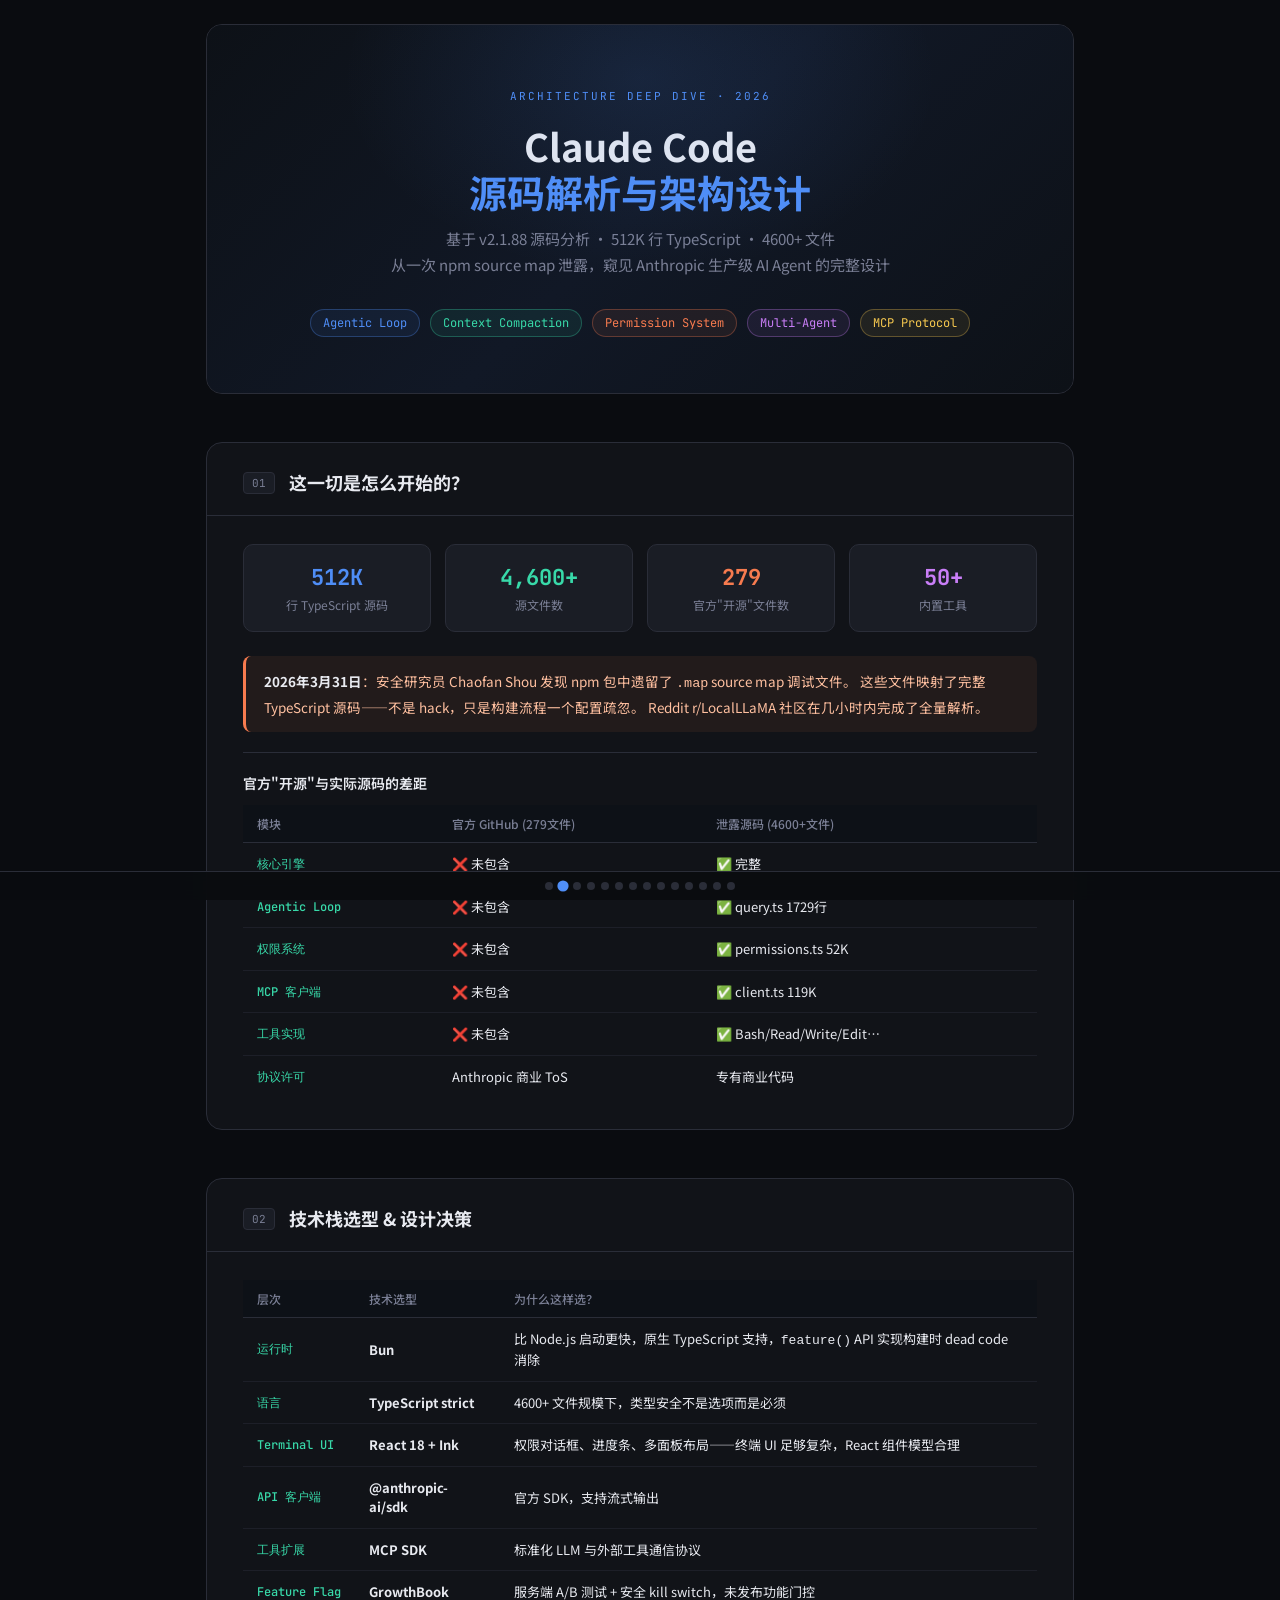
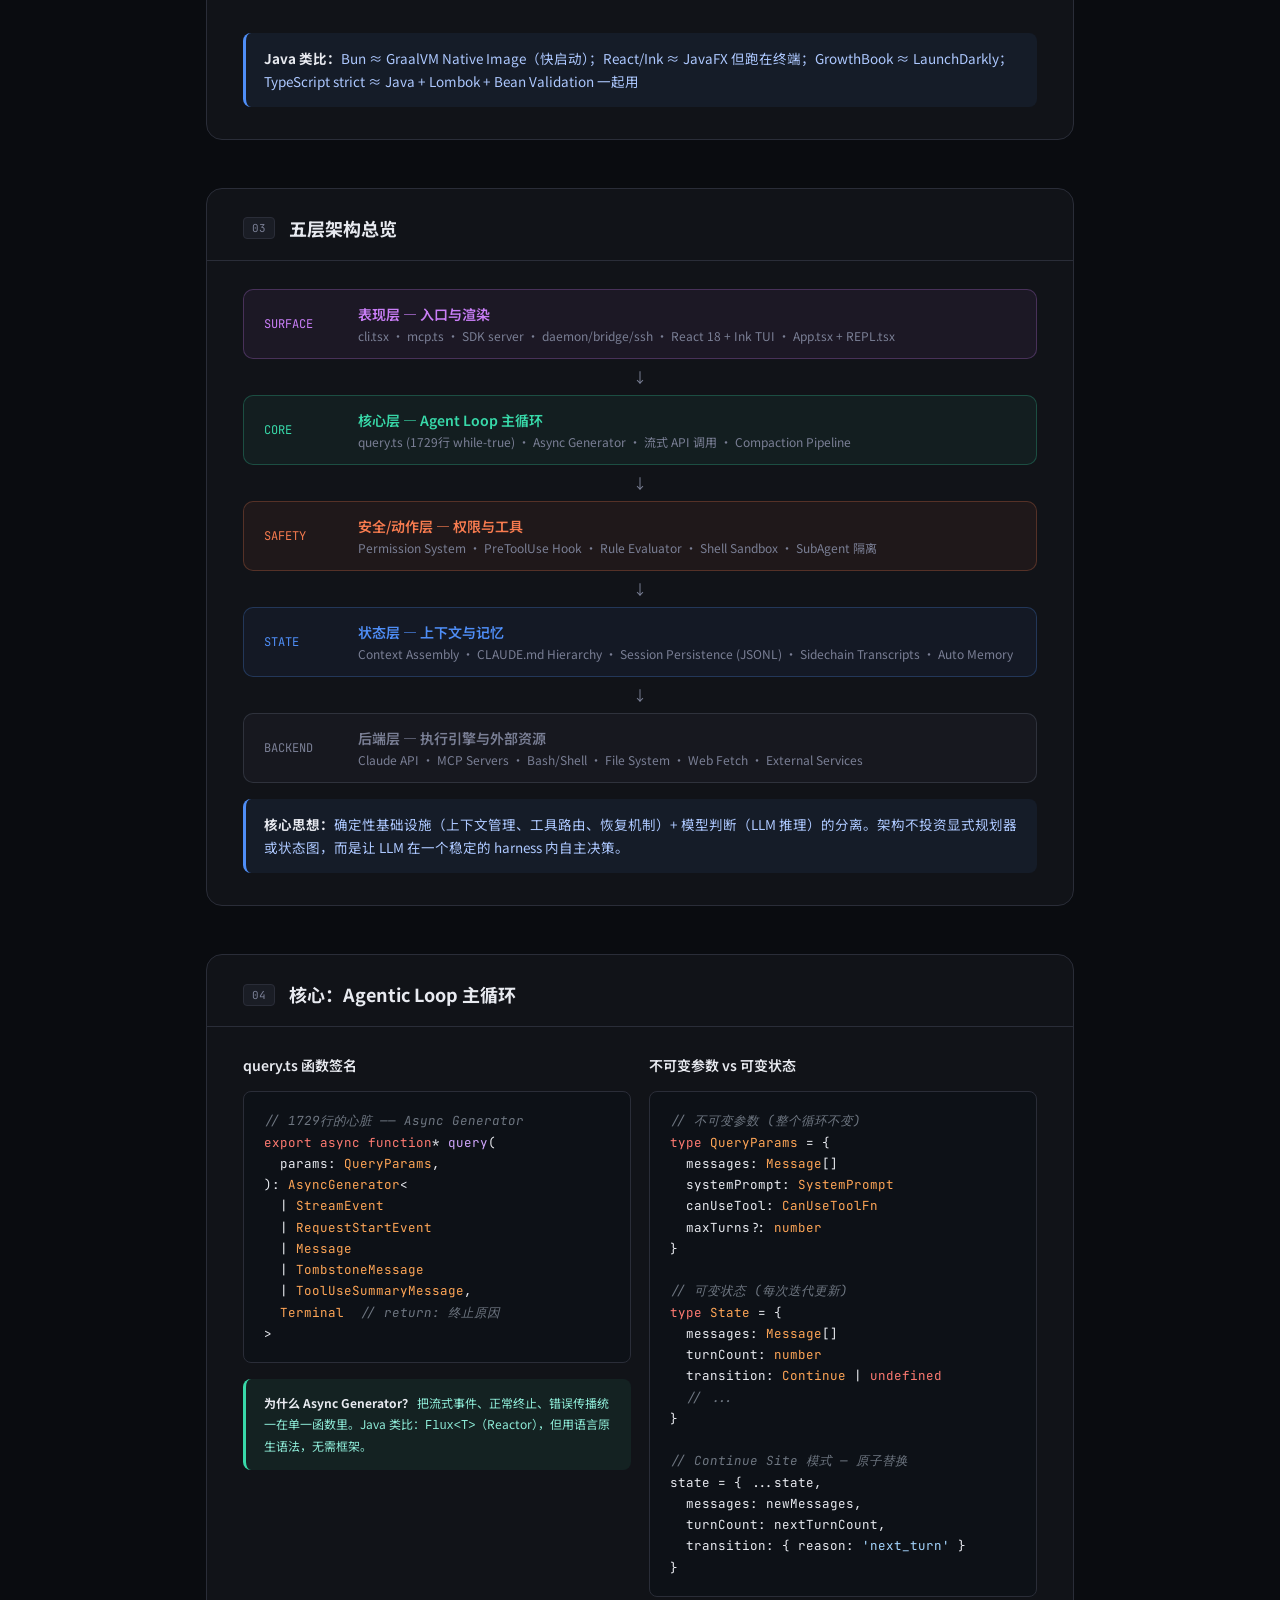
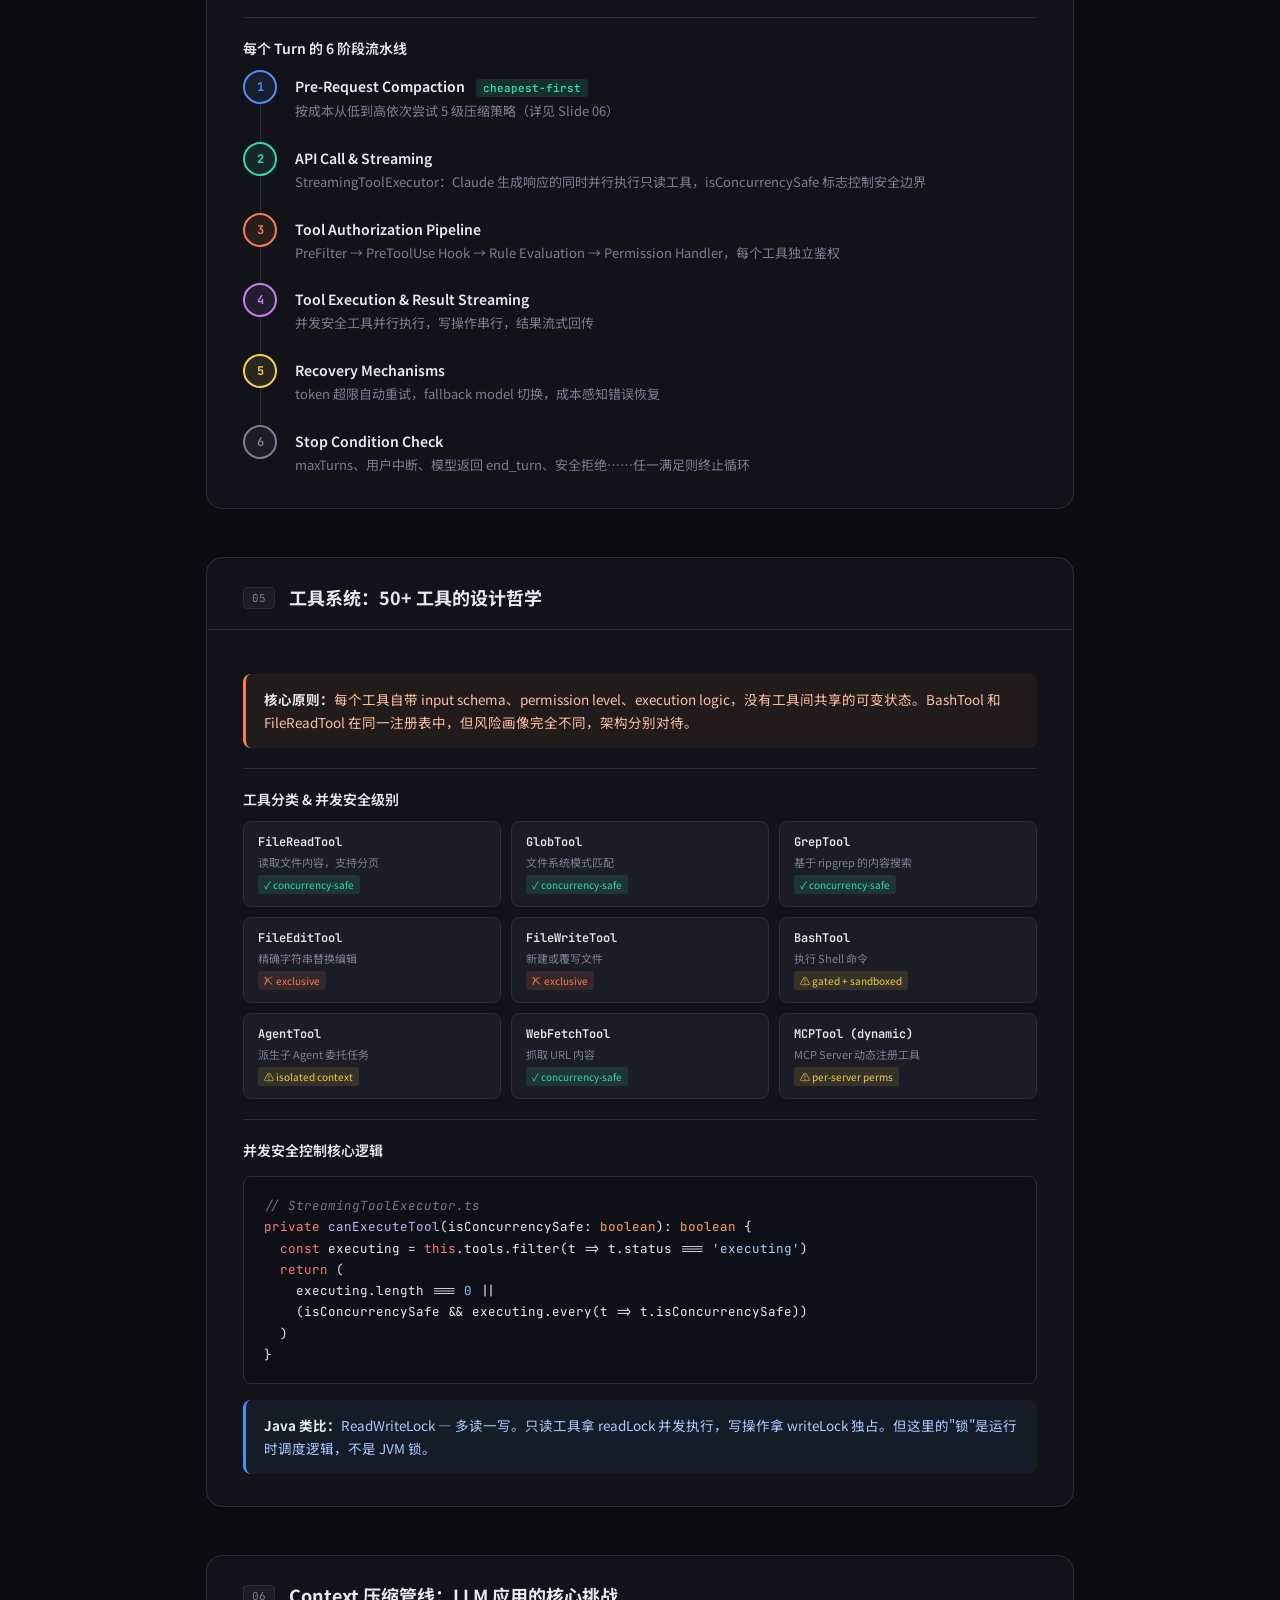
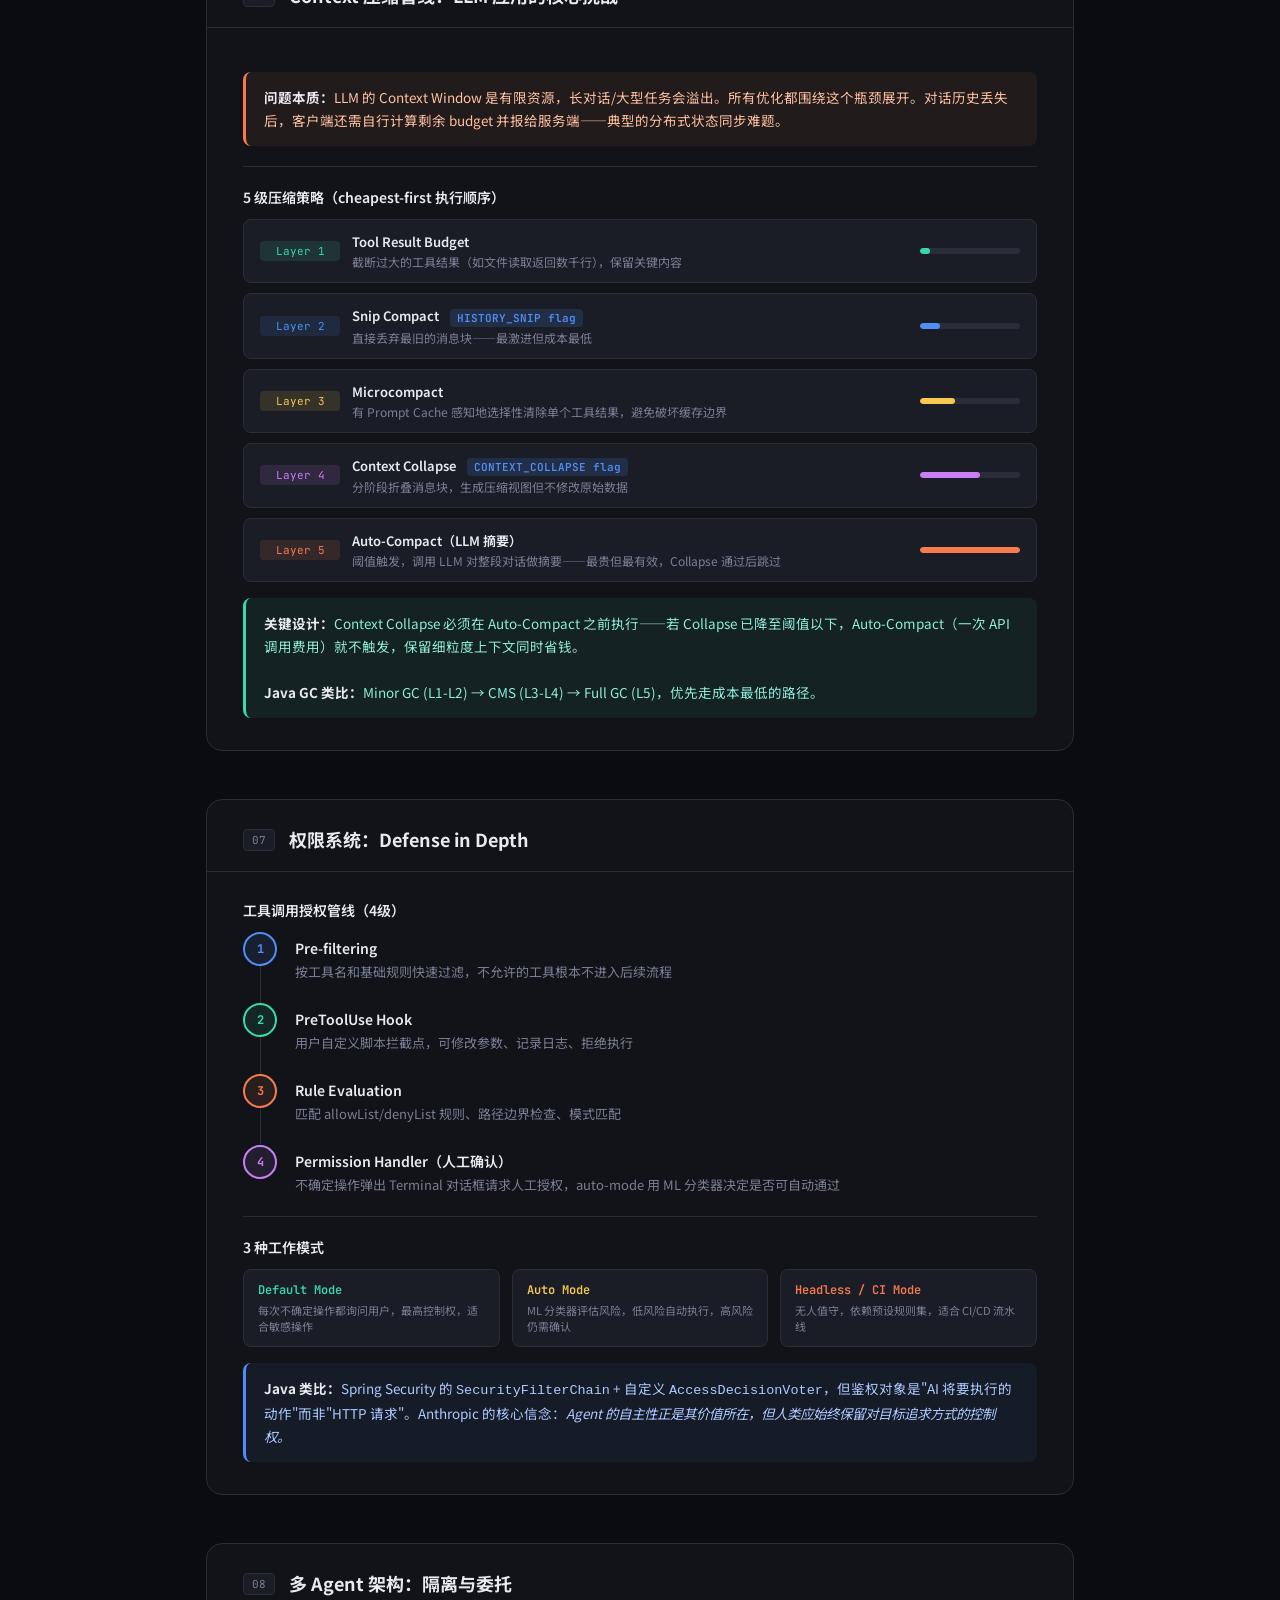
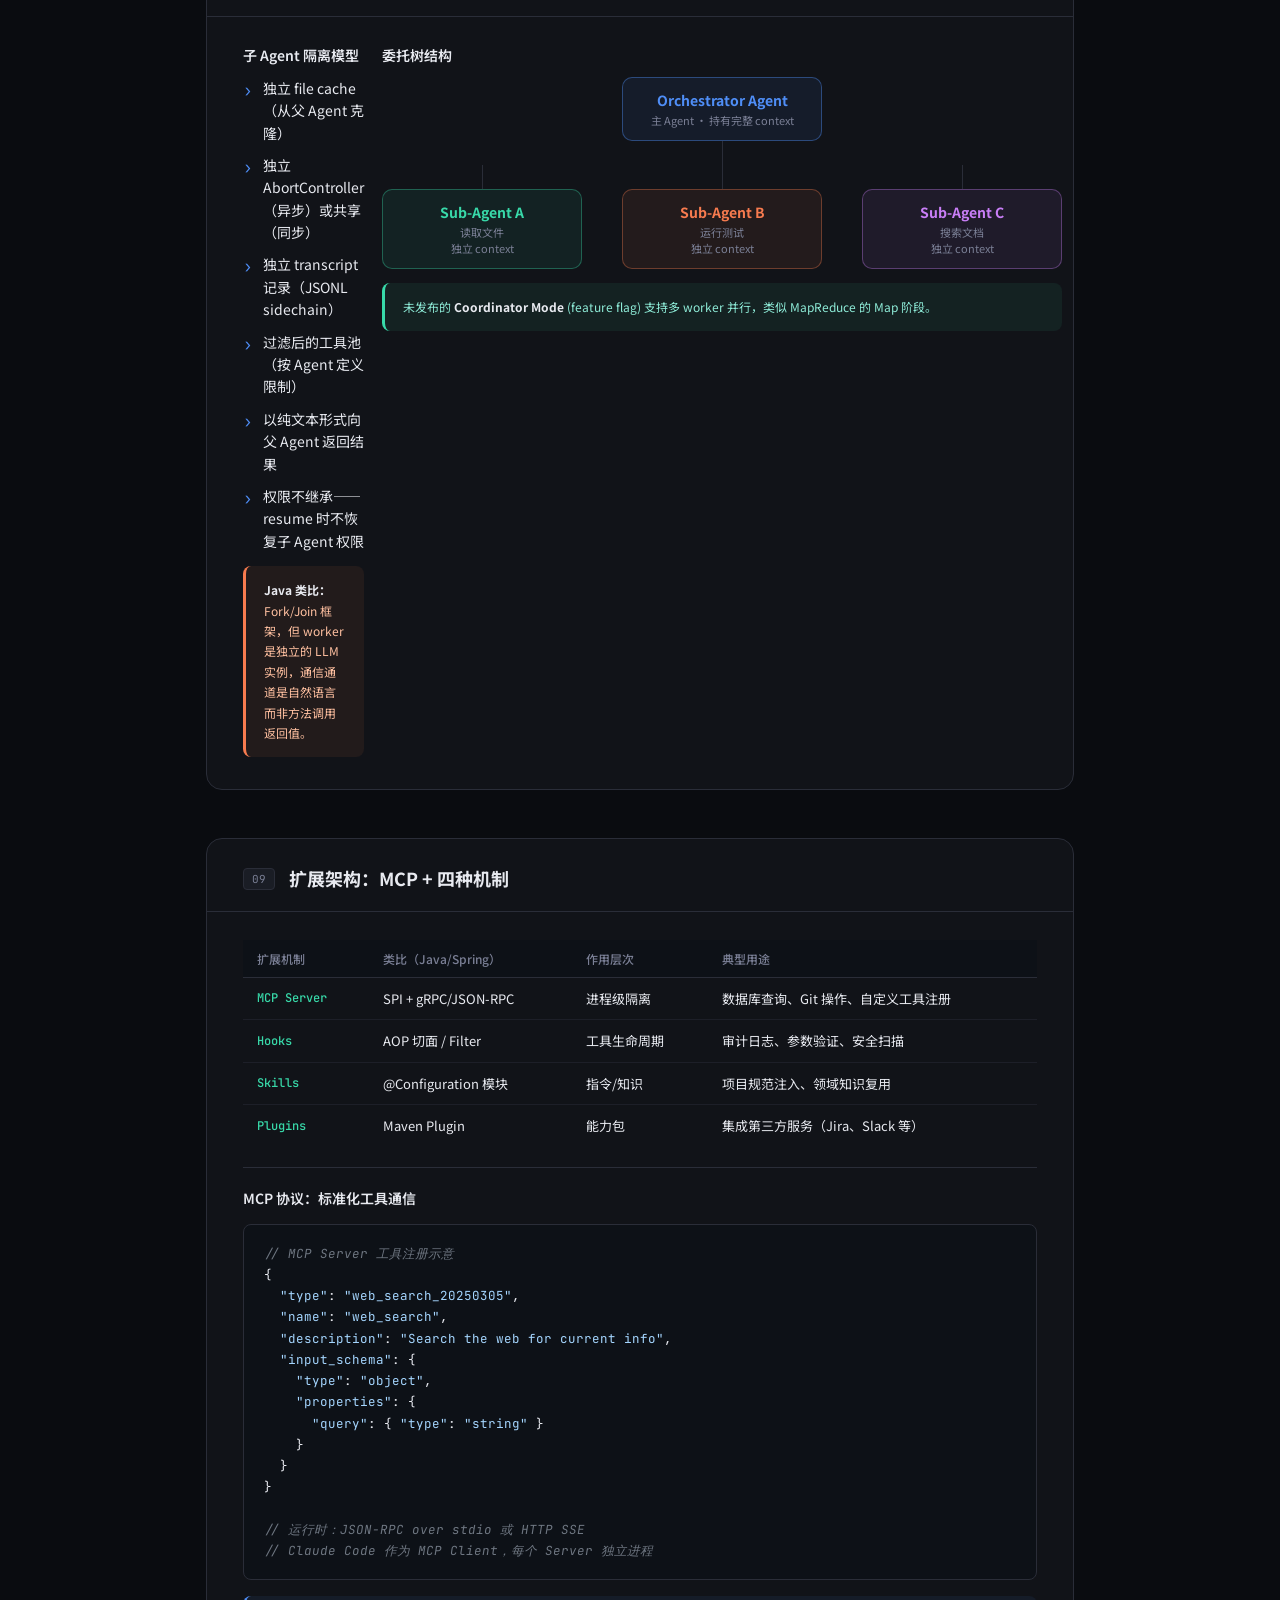
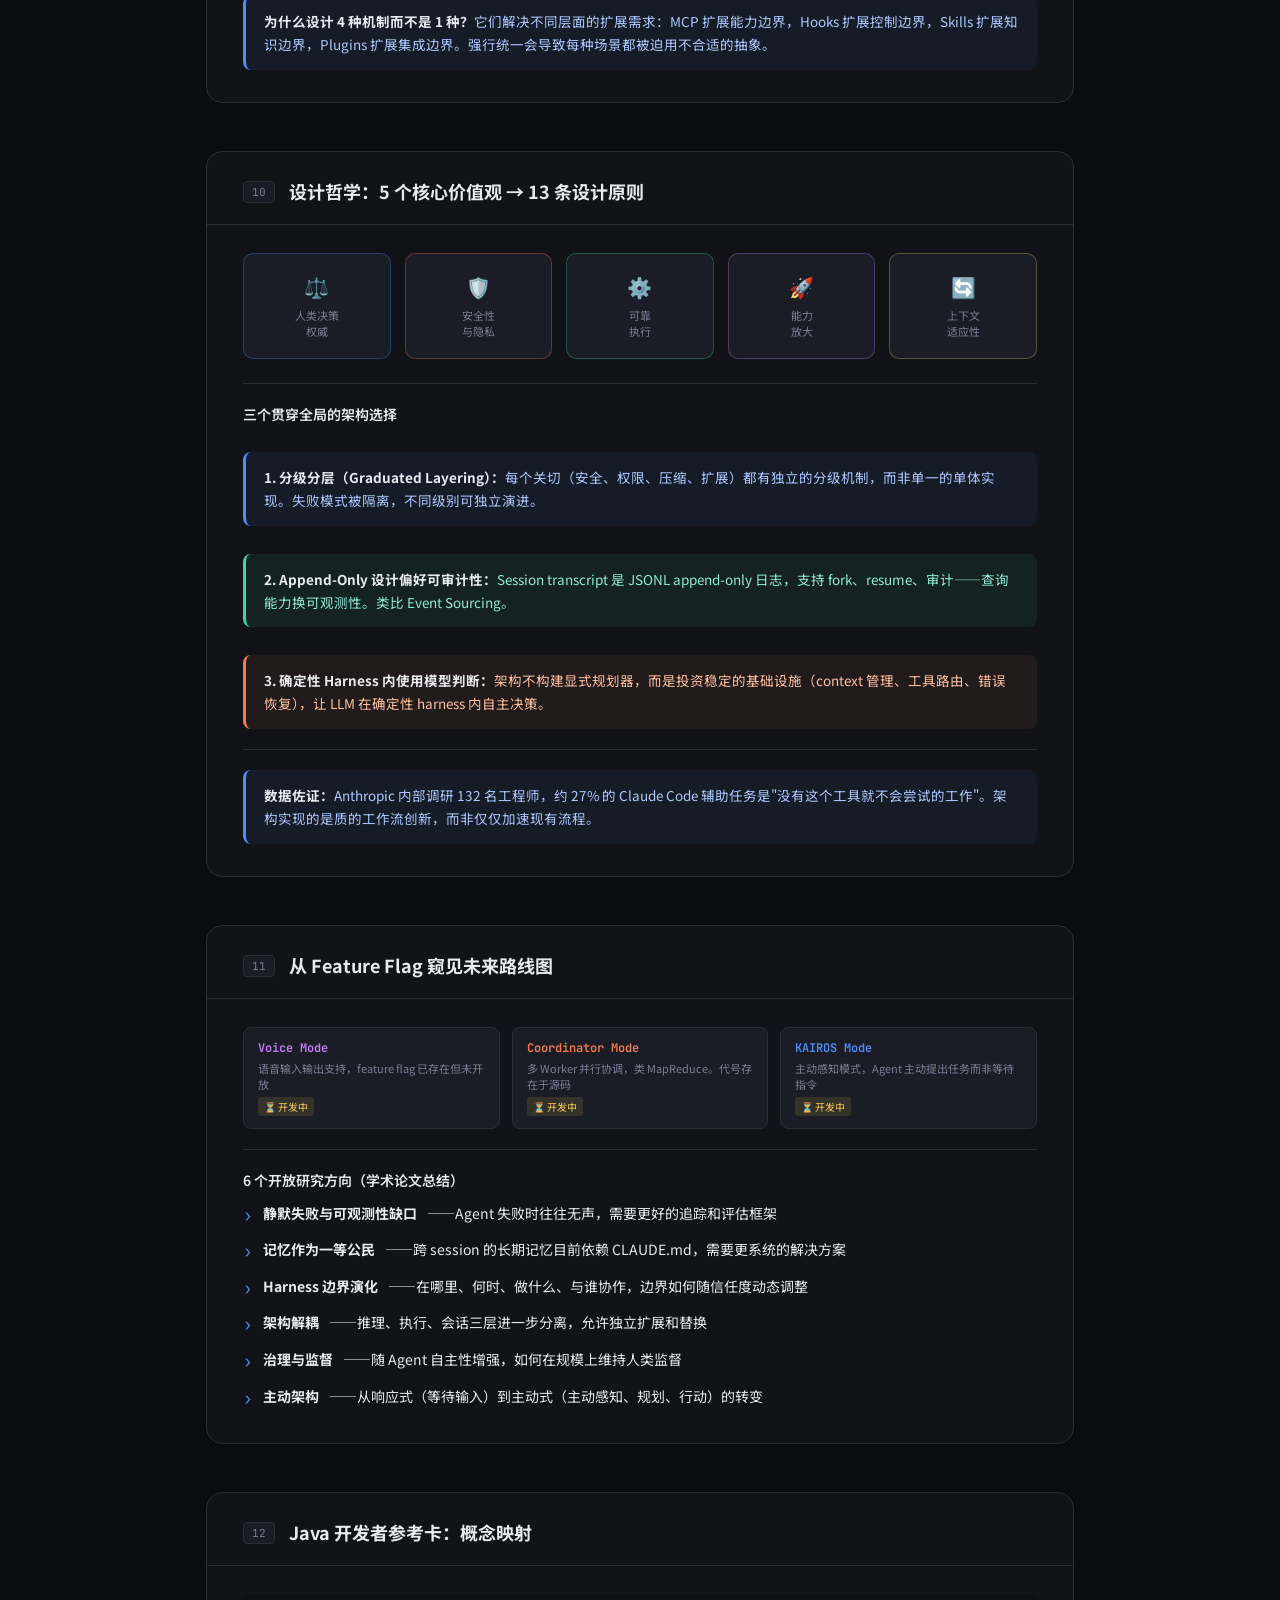
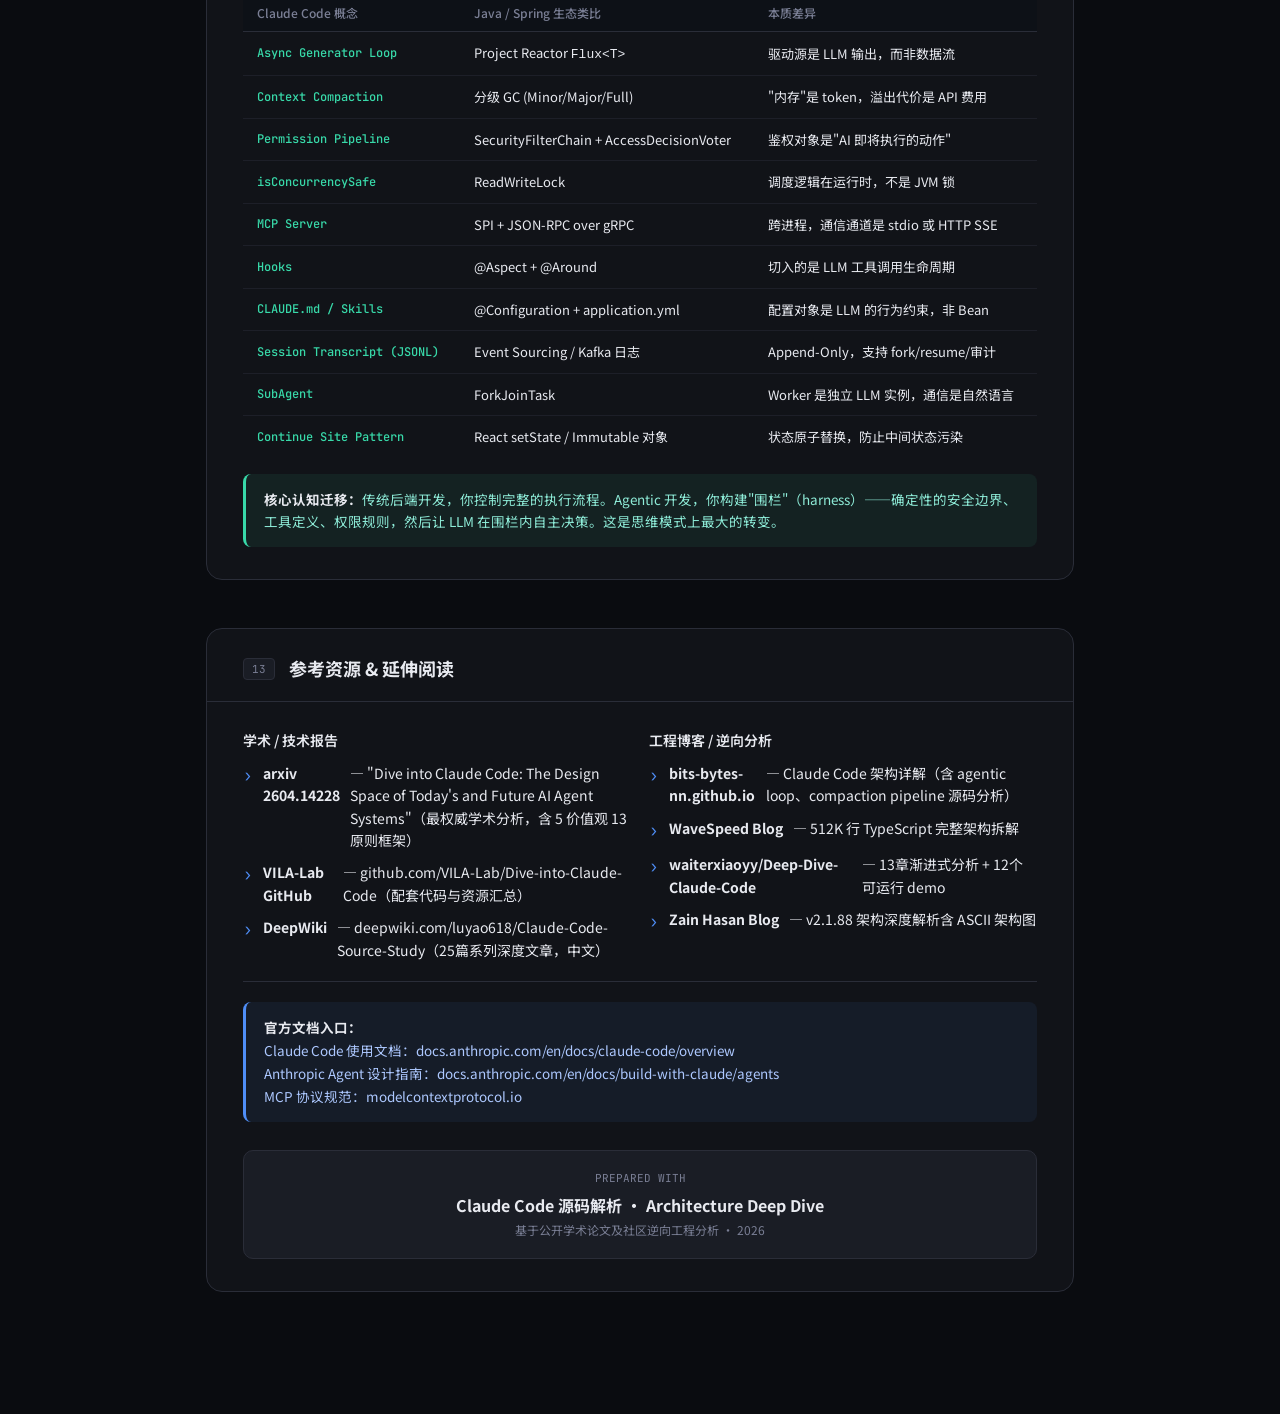
<file: share/claude_code_share_deck.html>
<!DOCTYPE html>
<html lang="zh-CN">
<head>
<meta charset="UTF-8">
<meta name="viewport" content="width=device-width, initial-scale=1.0">
<title>Claude Code 架构深度分享</title>
<link rel="preconnect" href="https://fonts.googleapis.com">
<link href="https://fonts.googleapis.com/css2?family=JetBrains+Mono:wght@300;400;500;700&family=Noto+Sans+SC:wght@300;400;500;700&display=swap" rel="stylesheet">
<style>
:root {
  --bg: #0a0c10;
  --surface: #111318;
  --surface2: #1a1d25;
  --border: #2a2d38;
  --text: #e8eaf0;
  --muted: #7a7f95;
  --accent: #4f8ef7;
  --accent2: #38d9a9;
  --accent3: #f77b4f;
  --accent4: #c97ef7;
  --warn: #f7c94f;
  --code-bg: #0d1117;
  --slide-w: 900px;
}
* { box-sizing: border-box; margin: 0; padding: 0; }
body {
  background: var(--bg);
  color: var(--text);
  font-family: 'Noto Sans SC', sans-serif;
  font-size: 15px;
  min-height: 100vh;
  overflow-x: hidden;
}
/* ── Layout ── */
.deck { max-width: var(--slide-w); margin: 0 auto; padding: 24px 16px 80px; }
.slide {
  background: var(--surface);
  border: 1px solid var(--border);
  border-radius: 16px;
  margin-bottom: 48px;
  overflow: hidden;
  position: relative;
}
.slide-header {
  padding: 28px 36px 20px;
  border-bottom: 1px solid var(--border);
  display: flex;
  align-items: center;
  gap: 14px;
}
.slide-num {
  font-family: 'JetBrains Mono', monospace;
  font-size: 11px;
  color: var(--muted);
  background: var(--surface2);
  border: 1px solid var(--border);
  padding: 3px 8px;
  border-radius: 4px;
  flex-shrink: 0;
}
.slide-title {
  font-size: 18px;
  font-weight: 700;
  color: var(--text);
  line-height: 1.3;
}
.slide-body { padding: 28px 36px 32px; }
/* ── Hero slide ── */
.hero {
  background: linear-gradient(135deg, #0d1117 0%, #111826 50%, #0d1117 100%);
  border-color: #2a3550;
  padding: 64px 36px 56px;
  text-align: center;
  position: relative;
  overflow: hidden;
}
.hero::before {
  content: '';
  position: absolute;
  top: -40%; left: 50%;
  transform: translateX(-50%);
  width: 600px; height: 400px;
  background: radial-gradient(ellipse, rgba(79,142,247,0.12) 0%, transparent 70%);
  pointer-events: none;
}
.hero-tag {
  font-family: 'JetBrains Mono', monospace;
  font-size: 11px;
  color: var(--accent);
  text-transform: uppercase;
  letter-spacing: 2px;
  margin-bottom: 20px;
}
.hero h1 {
  font-size: 38px;
  font-weight: 700;
  line-height: 1.2;
  margin-bottom: 12px;
}
.hero h1 span { color: var(--accent); }
.hero-sub {
  font-size: 15px;
  color: var(--muted);
  margin-bottom: 32px;
  line-height: 1.7;
}
.hero-pills { display: flex; gap: 10px; justify-content: center; flex-wrap: wrap; }
.pill {
  font-family: 'JetBrains Mono', monospace;
  font-size: 12px;
  padding: 5px 12px;
  border-radius: 20px;
  border: 1px solid;
}
.pill-blue { color: var(--accent); border-color: rgba(79,142,247,0.3); background: rgba(79,142,247,0.08); }
.pill-green { color: var(--accent2); border-color: rgba(56,217,169,0.3); background: rgba(56,217,169,0.08); }
.pill-orange { color: var(--accent3); border-color: rgba(247,123,79,0.3); background: rgba(247,123,79,0.08); }
.pill-purple { color: var(--accent4); border-color: rgba(201,126,247,0.3); background: rgba(201,126,247,0.08); }
.pill-yellow { color: var(--warn); border-color: rgba(247,201,79,0.3); background: rgba(247,201,79,0.08); }
/* ── Data card row ── */
.stat-row { display: grid; grid-template-columns: repeat(4, 1fr); gap: 14px; margin-bottom: 24px; }
.stat-card {
  background: var(--surface2);
  border: 1px solid var(--border);
  border-radius: 10px;
  padding: 18px 16px;
  text-align: center;
}
.stat-num { font-family: 'JetBrains Mono', monospace; font-size: 22px; font-weight: 700; margin-bottom: 4px; }
.stat-label { font-size: 12px; color: var(--muted); }
/* ── Layers ── */
.layer-stack { display: flex; flex-direction: column; gap: 8px; }
.layer {
  border-radius: 10px;
  padding: 14px 20px;
  border: 1px solid;
  display: flex;
  align-items: center;
  gap: 14px;
}
.layer-icon { font-family: 'JetBrains Mono', monospace; font-size: 12px; width: 80px; flex-shrink: 0; }
.layer-name { font-weight: 600; font-size: 14px; margin-bottom: 3px; }
.layer-desc { font-size: 12px; color: var(--muted); }
.layer-arrow { text-align: center; color: var(--muted); font-size: 14px; }
.layer-purple { background: rgba(201,126,247,0.06); border-color: rgba(201,126,247,0.25); }
.layer-purple .layer-icon { color: var(--accent4); }
.layer-green { background: rgba(56,217,169,0.06); border-color: rgba(56,217,169,0.25); }
.layer-green .layer-icon { color: var(--accent2); }
.layer-orange { background: rgba(247,123,79,0.06); border-color: rgba(247,123,79,0.25); }
.layer-orange .layer-icon { color: var(--accent3); }
.layer-blue { background: rgba(79,142,247,0.06); border-color: rgba(79,142,247,0.25); }
.layer-blue .layer-icon { color: var(--accent); }
.layer-gray { background: rgba(122,127,149,0.06); border-color: rgba(122,127,149,0.25); }
.layer-gray .layer-icon { color: var(--muted); }
/* ── Code block ── */
pre {
  background: var(--code-bg);
  border: 1px solid var(--border);
  border-radius: 8px;
  padding: 18px 20px;
  overflow-x: auto;
  font-family: 'JetBrains Mono', monospace;
  font-size: 12.5px;
  line-height: 1.7;
  margin-top: 16px;
}
.kw { color: #ff7b72; }
.fn { color: #d2a8ff; }
.str { color: #a5d6ff; }
.cm { color: #6e7681; font-style: italic; }
.ty { color: #ffa657; }
.num { color: #79c0ff; }
/* ── Callout ── */
.callout {
  border-radius: 8px;
  padding: 14px 18px;
  margin-top: 16px;
  border-left: 3px solid;
  font-size: 13.5px;
  line-height: 1.7;
}
.callout-blue { background: rgba(79,142,247,0.07); border-color: var(--accent); color: #adc8ff; }
.callout-green { background: rgba(56,217,169,0.07); border-color: var(--accent2); color: #8eecd8; }
.callout-orange { background: rgba(247,123,79,0.07); border-color: var(--accent3); color: #ffc0a0; }
.callout strong { font-weight: 700; color: var(--text); }
/* ── Two column ── */
.two-col { display: grid; grid-template-columns: 1fr 1fr; gap: 18px; }
/* ── List ── */
.point-list { list-style: none; display: flex; flex-direction: column; gap: 10px; }
.point-list li { display: flex; align-items: flex-start; gap: 10px; font-size: 14px; line-height: 1.6; }
.point-list li::before { content: '›'; color: var(--accent); font-family: 'JetBrains Mono', monospace; font-size: 16px; flex-shrink: 0; margin-top: 1px; }
/* ── Timeline ── */
.timeline { display: flex; flex-direction: column; gap: 0; }
.tl-item { display: flex; gap: 18px; padding-bottom: 20px; position: relative; }
.tl-item:last-child { padding-bottom: 0; }
.tl-item:not(:last-child)::after {
  content: '';
  position: absolute;
  left: 17px; top: 34px; bottom: 0;
  width: 1px; background: var(--border);
}
.tl-dot {
  width: 34px; height: 34px;
  border-radius: 50%;
  border: 2px solid;
  display: flex; align-items: center; justify-content: center;
  font-family: 'JetBrains Mono', monospace;
  font-size: 12px; font-weight: 700;
  flex-shrink: 0;
}
.tl-body { padding-top: 6px; flex: 1; }
.tl-step { font-weight: 600; font-size: 14px; margin-bottom: 4px; }
.tl-detail { font-size: 13px; color: var(--muted); line-height: 1.6; }
.tl-blue .tl-dot { border-color: var(--accent); color: var(--accent); background: rgba(79,142,247,0.1); }
.tl-green .tl-dot { border-color: var(--accent2); color: var(--accent2); background: rgba(56,217,169,0.1); }
.tl-orange .tl-dot { border-color: var(--accent3); color: var(--accent3); background: rgba(247,123,79,0.1); }
.tl-purple .tl-dot { border-color: var(--accent4); color: var(--accent4); background: rgba(201,126,247,0.1); }
.tl-yellow .tl-dot { border-color: var(--warn); color: var(--warn); background: rgba(247,201,79,0.1); }
.tl-gray .tl-dot { border-color: var(--muted); color: var(--muted); background: rgba(122,127,149,0.1); }
/* ── Comparison table ── */
.cmp-table { width: 100%; border-collapse: collapse; font-size: 13px; }
.cmp-table th { padding: 10px 14px; text-align: left; font-size: 12px; color: var(--muted); font-weight: 500; border-bottom: 1px solid var(--border); background: var(--code-bg); }
.cmp-table td { padding: 11px 14px; border-bottom: 1px solid rgba(42,45,56,0.5); line-height: 1.5; }
.cmp-table tr:last-child td { border-bottom: none; }
.cmp-table tr:hover td { background: rgba(255,255,255,0.02); }
td.col-key { font-family: 'JetBrains Mono', monospace; font-size: 12px; color: var(--accent2); font-weight: 500; white-space: nowrap; }
/* ── Compaction bars ── */
.compact-row { display: flex; flex-direction: column; gap: 10px; }
.compact-item { background: var(--surface2); border: 1px solid var(--border); border-radius: 8px; padding: 12px 16px; display: flex; align-items: center; gap: 12px; }
.compact-badge {
  font-family: 'JetBrains Mono', monospace;
  font-size: 11px;
  padding: 3px 8px;
  border-radius: 4px;
  white-space: nowrap;
  width: 80px;
  text-align: center;
}
.compact-info { flex: 1; }
.compact-name { font-size: 13px; font-weight: 600; margin-bottom: 2px; }
.compact-desc { font-size: 12px; color: var(--muted); }
.cost-bar { width: 100px; height: 6px; border-radius: 3px; background: var(--border); overflow: hidden; flex-shrink: 0; }
.cost-fill { height: 100%; border-radius: 3px; }
/* ── Tools grid ── */
.tools-grid { display: grid; grid-template-columns: repeat(3, 1fr); gap: 10px; }
.tool-card {
  background: var(--surface2);
  border: 1px solid var(--border);
  border-radius: 8px;
  padding: 12px 14px;
  transition: border-color 0.2s;
}
.tool-card:hover { border-color: var(--accent); }
.tool-name { font-family: 'JetBrains Mono', monospace; font-size: 12px; font-weight: 600; margin-bottom: 4px; }
.tool-desc { font-size: 11px; color: var(--muted); }
.tool-safe { display: inline-block; font-size: 10px; padding: 2px 6px; border-radius: 3px; margin-top: 5px; }
.safe-ro { background: rgba(56,217,169,0.12); color: var(--accent2); }
.safe-rw { background: rgba(247,123,79,0.12); color: var(--accent3); }
.safe-shell { background: rgba(247,201,79,0.12); color: var(--warn); }
/* ── Security layers ── */
.sec-layers { display: flex; gap: 8px; align-items: stretch; }
.sec-layer {
  flex: 1;
  background: var(--surface2);
  border: 1px solid var(--border);
  border-radius: 8px;
  padding: 14px 10px;
  text-align: center;
  position: relative;
}
.sec-num {
  font-family: 'JetBrains Mono', monospace;
  font-size: 18px; font-weight: 700;
  margin-bottom: 6px;
}
.sec-name { font-size: 12px; font-weight: 600; margin-bottom: 4px; }
.sec-detail { font-size: 11px; color: var(--muted); line-height: 1.5; }
/* ── Footer nav ── */
.footer-nav {
  position: fixed; bottom: 0; left: 0; right: 0;
  background: rgba(10,12,16,0.92);
  backdrop-filter: blur(12px);
  border-top: 1px solid var(--border);
  padding: 10px 24px;
  display: flex; justify-content: center; align-items: center; gap: 6px;
  z-index: 100;
}
.nav-dot {
  width: 8px; height: 8px; border-radius: 50%;
  background: var(--border);
  cursor: pointer;
  border: none;
  transition: background 0.2s, transform 0.2s;
}
.nav-dot.active { background: var(--accent); transform: scale(1.4); }
.nav-dot:hover { background: var(--muted); }
.section-label { font-size: 11px; color: var(--muted); font-family: 'JetBrains Mono', monospace; margin: 0 8px; }
/* ── Misc ── */
h3 { font-size: 14px; font-weight: 600; margin-bottom: 12px; color: var(--text); }
.tag { display: inline-block; font-family: 'JetBrains Mono', monospace; font-size: 11px; padding: 2px 7px; border-radius: 4px; margin-left: 8px; vertical-align: middle; }
.tag-blue { background: rgba(79,142,247,0.15); color: var(--accent); }
.tag-green { background: rgba(56,217,169,0.15); color: var(--accent2); }
.divider { border: none; border-top: 1px solid var(--border); margin: 20px 0; }
.mono { font-family: 'JetBrains Mono', monospace; }
/* ── Subagent diagram ── */
.agent-tree { display: flex; flex-direction: column; align-items: center; gap: 0; }
.agent-box {
  border-radius: 10px;
  padding: 12px 24px;
  border: 1px solid;
  text-align: center;
  min-width: 200px;
}
.agent-box .ab-title { font-weight: 700; font-size: 14px; margin-bottom: 2px; }
.agent-box .ab-sub { font-size: 11px; color: var(--muted); }
.agent-line { width: 1px; height: 24px; background: var(--border); }
.agent-fork { display: flex; gap: 40px; }
.agent-fork-col { display: flex; flex-direction: column; align-items: center; gap: 0; }

@media (max-width: 640px) {
  .stat-row { grid-template-columns: repeat(2,1fr); }
  .two-col { grid-template-columns: 1fr; }
  .tools-grid { grid-template-columns: repeat(2,1fr); }
  .sec-layers { flex-wrap: wrap; }
}
</style>
</head>
<body>

<div class="deck">

<!-- ═══ SLIDE 0: Hero ═══ -->
<div class="slide" id="s0">
  <div class="hero">
    <div class="hero-tag">Architecture Deep Dive · 2026</div>
    <h1>Claude Code<br><span>源码解析与架构设计</span></h1>
    <div class="hero-sub">
      基于 v2.1.88 源码分析 · 512K 行 TypeScript · 4600+ 文件<br>
      从一次 npm source map 泄露，窥见 Anthropic 生产级 AI Agent 的完整设计
    </div>
    <div class="hero-pills">
      <span class="pill pill-blue">Agentic Loop</span>
      <span class="pill pill-green">Context Compaction</span>
      <span class="pill pill-orange">Permission System</span>
      <span class="pill pill-purple">Multi-Agent</span>
      <span class="pill pill-yellow">MCP Protocol</span>
    </div>
  </div>
</div>

<!-- ═══ SLIDE 1: 背景事件 ═══ -->
<div class="slide" id="s1">
  <div class="slide-header">
    <span class="slide-num">01</span>
    <span class="slide-title">这一切是怎么开始的？</span>
  </div>
  <div class="slide-body">
    <div class="stat-row">
      <div class="stat-card">
        <div class="stat-num" style="color:var(--accent)">512K</div>
        <div class="stat-label">行 TypeScript 源码</div>
      </div>
      <div class="stat-card">
        <div class="stat-num" style="color:var(--accent2)">4,600+</div>
        <div class="stat-label">源文件数</div>
      </div>
      <div class="stat-card">
        <div class="stat-num" style="color:var(--accent3)">279</div>
        <div class="stat-label">官方"开源"文件数</div>
      </div>
      <div class="stat-card">
        <div class="stat-num" style="color:var(--accent4)">50+</div>
        <div class="stat-label">内置工具</div>
      </div>
    </div>

    <div class="callout callout-orange">
      <strong>2026年3月31日</strong>：安全研究员 Chaofan Shou 发现 npm 包中遗留了 <code>.map</code> source map 调试文件。
      这些文件映射了完整 TypeScript 源码——不是 hack，只是构建流程一个配置疏忽。
      Reddit r/LocalLLaMA 社区在几小时内完成了全量解析。
    </div>

    <hr class="divider">
    <h3>官方"开源"与实际源码的差距</h3>
    <table class="cmp-table">
      <thead><tr>
        <th>模块</th><th>官方 GitHub (279文件)</th><th>泄露源码 (4600+文件)</th>
      </tr></thead>
      <tbody>
        <tr><td class="col-key">核心引擎</td><td>❌ 未包含</td><td>✅ 完整</td></tr>
        <tr><td class="col-key">Agentic Loop</td><td>❌ 未包含</td><td>✅ query.ts 1729行</td></tr>
        <tr><td class="col-key">权限系统</td><td>❌ 未包含</td><td>✅ permissions.ts 52K</td></tr>
        <tr><td class="col-key">MCP 客户端</td><td>❌ 未包含</td><td>✅ client.ts 119K</td></tr>
        <tr><td class="col-key">工具实现</td><td>❌ 未包含</td><td>✅ Bash/Read/Write/Edit…</td></tr>
        <tr><td class="col-key">协议许可</td><td>Anthropic 商业 ToS</td><td>专有商业代码</td></tr>
      </tbody>
    </table>
  </div>
</div>

<!-- ═══ SLIDE 2: 技术栈 ═══ -->
<div class="slide" id="s2">
  <div class="slide-header">
    <span class="slide-num">02</span>
    <span class="slide-title">技术栈选型 & 设计决策</span>
  </div>
  <div class="slide-body">
    <table class="cmp-table">
      <thead><tr><th>层次</th><th>技术选型</th><th>为什么这样选？</th></tr></thead>
      <tbody>
        <tr>
          <td class="col-key">运行时</td>
          <td><strong>Bun</strong></td>
          <td>比 Node.js 启动更快，原生 TypeScript 支持，<code>feature()</code> API 实现构建时 dead code 消除</td>
        </tr>
        <tr>
          <td class="col-key">语言</td>
          <td><strong>TypeScript strict</strong></td>
          <td>4600+ 文件规模下，类型安全不是选项而是必须</td>
        </tr>
        <tr>
          <td class="col-key">Terminal UI</td>
          <td><strong>React 18 + Ink</strong></td>
          <td>权限对话框、进度条、多面板布局——终端 UI 足够复杂，React 组件模型合理</td>
        </tr>
        <tr>
          <td class="col-key">API 客户端</td>
          <td><strong>@anthropic-ai/sdk</strong></td>
          <td>官方 SDK，支持流式输出</td>
        </tr>
        <tr>
          <td class="col-key">工具扩展</td>
          <td><strong>MCP SDK</strong></td>
          <td>标准化 LLM 与外部工具通信协议</td>
        </tr>
        <tr>
          <td class="col-key">Feature Flag</td>
          <td><strong>GrowthBook</strong></td>
          <td>服务端 A/B 测试 + 安全 kill switch，未发布功能门控</td>
        </tr>
      </tbody>
    </table>

    <div class="callout callout-blue" style="margin-top:20px">
      <strong>Java 类比：</strong>Bun ≈ GraalVM Native Image（快启动）；React/Ink ≈ JavaFX 但跑在终端；GrowthBook ≈ LaunchDarkly；TypeScript strict ≈ Java + Lombok + Bean Validation 一起用
    </div>
  </div>
</div>

<!-- ═══ SLIDE 3: 五层架构 ═══ -->
<div class="slide" id="s3">
  <div class="slide-header">
    <span class="slide-num">03</span>
    <span class="slide-title">五层架构总览</span>
  </div>
  <div class="slide-body">
    <div class="layer-stack">
      <div class="layer layer-purple">
        <div class="layer-icon">SURFACE</div>
        <div>
          <div class="layer-name" style="color:var(--accent4)">表现层 — 入口与渲染</div>
          <div class="layer-desc">cli.tsx · mcp.ts · SDK server · daemon/bridge/ssh · React 18 + Ink TUI · App.tsx + REPL.tsx</div>
        </div>
      </div>
      <div class="layer-arrow">↓</div>
      <div class="layer layer-green">
        <div class="layer-icon">CORE</div>
        <div>
          <div class="layer-name" style="color:var(--accent2)">核心层 — Agent Loop 主循环</div>
          <div class="layer-desc">query.ts (1729行 while-true) · Async Generator · 流式 API 调用 · Compaction Pipeline</div>
        </div>
      </div>
      <div class="layer-arrow">↓</div>
      <div class="layer layer-orange">
        <div class="layer-icon">SAFETY</div>
        <div>
          <div class="layer-name" style="color:var(--accent3)">安全/动作层 — 权限与工具</div>
          <div class="layer-desc">Permission System · PreToolUse Hook · Rule Evaluator · Shell Sandbox · SubAgent 隔离</div>
        </div>
      </div>
      <div class="layer-arrow">↓</div>
      <div class="layer layer-blue">
        <div class="layer-icon">STATE</div>
        <div>
          <div class="layer-name" style="color:var(--accent)">状态层 — 上下文与记忆</div>
          <div class="layer-desc">Context Assembly · CLAUDE.md Hierarchy · Session Persistence (JSONL) · Sidechain Transcripts · Auto Memory</div>
        </div>
      </div>
      <div class="layer-arrow">↓</div>
      <div class="layer layer-gray">
        <div class="layer-icon">BACKEND</div>
        <div>
          <div class="layer-name" style="color:var(--muted)">后端层 — 执行引擎与外部资源</div>
          <div class="layer-desc">Claude API · MCP Servers · Bash/Shell · File System · Web Fetch · External Services</div>
        </div>
      </div>
    </div>
    <div class="callout callout-blue">
      <strong>核心思想：</strong>确定性基础设施（上下文管理、工具路由、恢复机制）+ 模型判断（LLM 推理）的分离。架构不投资显式规划器或状态图，而是让 LLM 在一个稳定的 harness 内自主决策。
    </div>
  </div>
</div>

<!-- ═══ SLIDE 4: Agent Loop ═══ -->
<div class="slide" id="s4">
  <div class="slide-header">
    <span class="slide-num">04</span>
    <span class="slide-title">核心：Agentic Loop 主循环</span>
  </div>
  <div class="slide-body">
    <div class="two-col">
      <div>
        <h3>query.ts 函数签名</h3>
        <pre><span class="cm">// 1729行的心脏 —— Async Generator</span>
<span class="kw">export async function</span>* <span class="fn">query</span>(
  params: <span class="ty">QueryParams</span>,
): <span class="ty">AsyncGenerator</span>&lt;
  | <span class="ty">StreamEvent</span>
  | <span class="ty">RequestStartEvent</span>
  | <span class="ty">Message</span>
  | <span class="ty">TombstoneMessage</span>
  | <span class="ty">ToolUseSummaryMessage</span>,
  <span class="ty">Terminal</span>  <span class="cm">// return: 终止原因</span>
&gt;</pre>
        <div class="callout callout-green" style="font-size:12px">
          <strong>为什么 Async Generator？</strong> 把流式事件、正常终止、错误传播统一在单一函数里。Java 类比：<code>Flux&lt;T&gt;</code>（Reactor），但用语言原生语法，无需框架。
        </div>
      </div>
      <div>
        <h3>不可变参数 vs 可变状态</h3>
        <pre><span class="cm">// 不可变参数 (整个循环不变)</span>
<span class="kw">type</span> <span class="ty">QueryParams</span> = {
  messages: <span class="ty">Message</span>[]
  systemPrompt: <span class="ty">SystemPrompt</span>
  canUseTool: <span class="ty">CanUseToolFn</span>
  maxTurns?: <span class="ty">number</span>
}

<span class="cm">// 可变状态 (每次迭代更新)</span>
<span class="kw">type</span> <span class="ty">State</span> = {
  messages: <span class="ty">Message</span>[]
  turnCount: <span class="ty">number</span>
  transition: <span class="ty">Continue</span> | <span class="kw">undefined</span>
  <span class="cm">// ...</span>
}

<span class="cm">// Continue Site 模式 — 原子替换</span>
state = { ...state,
  messages: newMessages,
  turnCount: nextTurnCount,
  transition: { reason: <span class="str">'next_turn'</span> }
}</pre>
      </div>
    </div>
    <hr class="divider">
    <h3>每个 Turn 的 6 阶段流水线</h3>
    <div class="timeline">
      <div class="tl-item tl-blue">
        <div class="tl-dot">1</div>
        <div class="tl-body">
          <div class="tl-step">Pre-Request Compaction <span class="tag tag-green">cheapest-first</span></div>
          <div class="tl-detail">按成本从低到高依次尝试 5 级压缩策略（详见 Slide 06）</div>
        </div>
      </div>
      <div class="tl-item tl-green">
        <div class="tl-dot">2</div>
        <div class="tl-body">
          <div class="tl-step">API Call & Streaming</div>
          <div class="tl-detail">StreamingToolExecutor：Claude 生成响应的同时并行执行只读工具，isConcurrencySafe 标志控制安全边界</div>
        </div>
      </div>
      <div class="tl-item tl-orange">
        <div class="tl-dot">3</div>
        <div class="tl-body">
          <div class="tl-step">Tool Authorization Pipeline</div>
          <div class="tl-detail">PreFilter → PreToolUse Hook → Rule Evaluation → Permission Handler，每个工具独立鉴权</div>
        </div>
      </div>
      <div class="tl-item tl-purple">
        <div class="tl-dot">4</div>
        <div class="tl-body">
          <div class="tl-step">Tool Execution & Result Streaming</div>
          <div class="tl-detail">并发安全工具并行执行，写操作串行，结果流式回传</div>
        </div>
      </div>
      <div class="tl-item tl-yellow">
        <div class="tl-dot">5</div>
        <div class="tl-body">
          <div class="tl-step">Recovery Mechanisms</div>
          <div class="tl-detail">token 超限自动重试，fallback model 切换，成本感知错误恢复</div>
        </div>
      </div>
      <div class="tl-item tl-gray">
        <div class="tl-dot">6</div>
        <div class="tl-body">
          <div class="tl-step">Stop Condition Check</div>
          <div class="tl-detail">maxTurns、用户中断、模型返回 end_turn、安全拒绝……任一满足则终止循环</div>
        </div>
      </div>
    </div>
  </div>
</div>

<!-- ═══ SLIDE 5: 工具系统 ═══ -->
<div class="slide" id="s5">
  <div class="slide-header">
    <span class="slide-num">05</span>
    <span class="slide-title">工具系统：50+ 工具的设计哲学</span>
  </div>
  <div class="slide-body">
    <div class="callout callout-orange">
      <strong>核心原则：</strong>每个工具自带 input schema、permission level、execution logic，没有工具间共享的可变状态。BashTool 和 FileReadTool 在同一注册表中，但风险画像完全不同，架构分别对待。
    </div>
    <hr class="divider">
    <h3>工具分类 & 并发安全级别</h3>
    <div class="tools-grid">
      <div class="tool-card">
        <div class="tool-name">FileReadTool</div>
        <div class="tool-desc">读取文件内容，支持分页</div>
        <span class="tool-safe safe-ro">✓ concurrency-safe</span>
      </div>
      <div class="tool-card">
        <div class="tool-name">GlobTool</div>
        <div class="tool-desc">文件系统模式匹配</div>
        <span class="tool-safe safe-ro">✓ concurrency-safe</span>
      </div>
      <div class="tool-card">
        <div class="tool-name">GrepTool</div>
        <div class="tool-desc">基于 ripgrep 的内容搜索</div>
        <span class="tool-safe safe-ro">✓ concurrency-safe</span>
      </div>
      <div class="tool-card">
        <div class="tool-name">FileEditTool</div>
        <div class="tool-desc">精确字符串替换编辑</div>
        <span class="tool-safe safe-rw">✗ exclusive</span>
      </div>
      <div class="tool-card">
        <div class="tool-name">FileWriteTool</div>
        <div class="tool-desc">新建或覆写文件</div>
        <span class="tool-safe safe-rw">✗ exclusive</span>
      </div>
      <div class="tool-card">
        <div class="tool-name">BashTool</div>
        <div class="tool-desc">执行 Shell 命令</div>
        <span class="tool-safe safe-shell">⚠ gated + sandboxed</span>
      </div>
      <div class="tool-card">
        <div class="tool-name">AgentTool</div>
        <div class="tool-desc">派生子 Agent 委托任务</div>
        <span class="tool-safe safe-shell">⚠ isolated context</span>
      </div>
      <div class="tool-card">
        <div class="tool-name">WebFetchTool</div>
        <div class="tool-desc">抓取 URL 内容</div>
        <span class="tool-safe safe-ro">✓ concurrency-safe</span>
      </div>
      <div class="tool-card">
        <div class="tool-name">MCPTool (dynamic)</div>
        <div class="tool-desc">MCP Server 动态注册工具</div>
        <span class="tool-safe safe-shell">⚠ per-server perms</span>
      </div>
    </div>
    <hr class="divider">
    <h3>并发安全控制核心逻辑</h3>
    <pre><span class="cm">// StreamingToolExecutor.ts</span>
<span class="kw">private</span> <span class="fn">canExecuteTool</span>(isConcurrencySafe: <span class="ty">boolean</span>): <span class="ty">boolean</span> {
  <span class="kw">const</span> executing = <span class="kw">this</span>.tools.filter(t => t.status === <span class="str">'executing'</span>)
  <span class="kw">return</span> (
    executing.length === <span class="num">0</span> ||
    (isConcurrencySafe && executing.every(t => t.isConcurrencySafe))
  )
}</pre>
    <div class="callout callout-blue">
      <strong>Java 类比：</strong>ReadWriteLock — 多读一写。只读工具拿 readLock 并发执行，写操作拿 writeLock 独占。但这里的"锁"是运行时调度逻辑，不是 JVM 锁。
    </div>
  </div>
</div>

<!-- ═══ SLIDE 6: Context Compaction ═══ -->
<div class="slide" id="s6">
  <div class="slide-header">
    <span class="slide-num">06</span>
    <span class="slide-title">Context 压缩管线：LLM 应用的核心挑战</span>
  </div>
  <div class="slide-body">
    <div class="callout callout-orange">
      <strong>问题本质：</strong>LLM 的 Context Window 是有限资源，长对话/大型任务会溢出。所有优化都围绕这个瓶颈展开。对话历史丢失后，客户端还需自行计算剩余 budget 并报给服务端——典型的分布式状态同步难题。
    </div>
    <hr class="divider">
    <h3>5 级压缩策略（cheapest-first 执行顺序）</h3>
    <div class="compact-row">
      <div class="compact-item">
        <div class="compact-badge" style="background:rgba(56,217,169,0.12);color:var(--accent2)">Layer 1</div>
        <div class="compact-info">
          <div class="compact-name">Tool Result Budget</div>
          <div class="compact-desc">截断过大的工具结果（如文件读取返回数千行），保留关键内容</div>
        </div>
        <div class="cost-bar"><div class="cost-fill" style="width:10%;background:var(--accent2)"></div></div>
      </div>
      <div class="compact-item">
        <div class="compact-badge" style="background:rgba(79,142,247,0.12);color:var(--accent)">Layer 2</div>
        <div class="compact-info">
          <div class="compact-name">Snip Compact <span class="tag tag-blue">HISTORY_SNIP flag</span></div>
          <div class="compact-desc">直接丢弃最旧的消息块——最激进但成本最低</div>
        </div>
        <div class="cost-bar"><div class="cost-fill" style="width:20%;background:var(--accent)"></div></div>
      </div>
      <div class="compact-item">
        <div class="compact-badge" style="background:rgba(247,201,79,0.12);color:var(--warn)">Layer 3</div>
        <div class="compact-info">
          <div class="compact-name">Microcompact</div>
          <div class="compact-desc">有 Prompt Cache 感知地选择性清除单个工具结果，避免破坏缓存边界</div>
        </div>
        <div class="cost-bar"><div class="cost-fill" style="width:35%;background:var(--warn)"></div></div>
      </div>
      <div class="compact-item">
        <div class="compact-badge" style="background:rgba(201,126,247,0.12);color:var(--accent4)">Layer 4</div>
        <div class="compact-info">
          <div class="compact-name">Context Collapse <span class="tag tag-blue">CONTEXT_COLLAPSE flag</span></div>
          <div class="compact-desc">分阶段折叠消息块，生成压缩视图但不修改原始数据</div>
        </div>
        <div class="cost-bar"><div class="cost-fill" style="width:60%;background:var(--accent4)"></div></div>
      </div>
      <div class="compact-item">
        <div class="compact-badge" style="background:rgba(247,123,79,0.12);color:var(--accent3)">Layer 5</div>
        <div class="compact-info">
          <div class="compact-name">Auto-Compact（LLM 摘要）</div>
          <div class="compact-desc">阈值触发，调用 LLM 对整段对话做摘要——最贵但最有效，Collapse 通过后跳过</div>
        </div>
        <div class="cost-bar"><div class="cost-fill" style="width:100%;background:var(--accent3)"></div></div>
      </div>
    </div>
    <div class="callout callout-green" style="margin-top:16px">
      <strong>关键设计：</strong>Context Collapse 必须在 Auto-Compact 之前执行——若 Collapse 已降至阈值以下，Auto-Compact（一次 API 调用费用）就不触发，保留细粒度上下文同时省钱。<br><br>
      <strong>Java GC 类比：</strong>Minor GC (L1-L2) → CMS (L3-L4) → Full GC (L5)，优先走成本最低的路径。
    </div>
  </div>
</div>

<!-- ═══ SLIDE 7: 权限系统 ═══ -->
<div class="slide" id="s7">
  <div class="slide-header">
    <span class="slide-num">07</span>
    <span class="slide-title">权限系统：Defense in Depth</span>
  </div>
  <div class="slide-body">
    <h3>工具调用授权管线（4级）</h3>
    <div class="timeline" style="margin-bottom:20px">
      <div class="tl-item tl-blue">
        <div class="tl-dot">1</div>
        <div class="tl-body">
          <div class="tl-step">Pre-filtering</div>
          <div class="tl-detail">按工具名和基础规则快速过滤，不允许的工具根本不进入后续流程</div>
        </div>
      </div>
      <div class="tl-item tl-green">
        <div class="tl-dot">2</div>
        <div class="tl-body">
          <div class="tl-step">PreToolUse Hook</div>
          <div class="tl-detail">用户自定义脚本拦截点，可修改参数、记录日志、拒绝执行</div>
        </div>
      </div>
      <div class="tl-item tl-orange">
        <div class="tl-dot">3</div>
        <div class="tl-body">
          <div class="tl-step">Rule Evaluation</div>
          <div class="tl-detail">匹配 allowList/denyList 规则、路径边界检查、模式匹配</div>
        </div>
      </div>
      <div class="tl-item tl-purple">
        <div class="tl-dot">4</div>
        <div class="tl-body">
          <div class="tl-step">Permission Handler（人工确认）</div>
          <div class="tl-detail">不确定操作弹出 Terminal 对话框请求人工授权，auto-mode 用 ML 分类器决定是否可自动通过</div>
        </div>
      </div>
    </div>
    <hr class="divider">
    <h3>3 种工作模式</h3>
    <div style="display:grid;grid-template-columns:repeat(3,1fr);gap:12px">
      <div class="tool-card">
        <div class="tool-name" style="color:var(--accent2)">Default Mode</div>
        <div class="tool-desc">每次不确定操作都询问用户，最高控制权，适合敏感操作</div>
      </div>
      <div class="tool-card">
        <div class="tool-name" style="color:var(--warn)">Auto Mode</div>
        <div class="tool-desc">ML 分类器评估风险，低风险自动执行，高风险仍需确认</div>
      </div>
      <div class="tool-card">
        <div class="tool-name" style="color:var(--accent3)">Headless / CI Mode</div>
        <div class="tool-desc">无人值守，依赖预设规则集，适合 CI/CD 流水线</div>
      </div>
    </div>
    <div class="callout callout-blue" style="margin-top:16px">
      <strong>Java 类比：</strong>Spring Security 的 <code>SecurityFilterChain</code> + 自定义 <code>AccessDecisionVoter</code>，但鉴权对象是"AI 将要执行的动作"而非"HTTP 请求"。Anthropic 的核心信念：<em>Agent 的自主性正是其价值所在，但人类应始终保留对目标追求方式的控制权。</em>
    </div>
  </div>
</div>

<!-- ═══ SLIDE 8: Multi-Agent ═══ -->
<div class="slide" id="s8">
  <div class="slide-header">
    <span class="slide-num">08</span>
    <span class="slide-title">多 Agent 架构：隔离与委托</span>
  </div>
  <div class="slide-body">
    <div class="two-col">
      <div>
        <h3>子 Agent 隔离模型</h3>
        <ul class="point-list">
          <li>独立 file cache（从父 Agent 克隆）</li>
          <li>独立 AbortController（异步）或共享（同步）</li>
          <li>独立 transcript 记录（JSONL sidechain）</li>
          <li>过滤后的工具池（按 Agent 定义限制）</li>
          <li>以纯文本形式向父 Agent 返回结果</li>
          <li>权限不继承——resume 时不恢复子 Agent 权限</li>
        </ul>
        <div class="callout callout-orange" style="margin-top:14px;font-size:12px">
          <strong>Java 类比：</strong>Fork/Join 框架，但 worker 是独立的 LLM 实例，通信通道是自然语言而非方法调用返回值。
        </div>
      </div>
      <div>
        <h3>委托树结构</h3>
        <div class="agent-tree">
          <div class="agent-box" style="background:rgba(79,142,247,0.08);border-color:rgba(79,142,247,0.4)">
            <div class="ab-title" style="color:var(--accent)">Orchestrator Agent</div>
            <div class="ab-sub">主 Agent · 持有完整 context</div>
          </div>
          <div class="agent-line"></div>
          <div class="agent-fork">
            <div class="agent-fork-col">
              <div class="agent-line"></div>
              <div class="agent-box" style="background:rgba(56,217,169,0.08);border-color:rgba(56,217,169,0.35)">
                <div class="ab-title" style="color:var(--accent2)">Sub-Agent A</div>
                <div class="ab-sub">读取文件<br>独立 context</div>
              </div>
            </div>
            <div class="agent-fork-col">
              <div class="agent-line"></div>
              <div class="agent-box" style="background:rgba(247,123,79,0.08);border-color:rgba(247,123,79,0.35)">
                <div class="ab-title" style="color:var(--accent3)">Sub-Agent B</div>
                <div class="ab-sub">运行测试<br>独立 context</div>
              </div>
            </div>
            <div class="agent-fork-col">
              <div class="agent-line"></div>
              <div class="agent-box" style="background:rgba(201,126,247,0.08);border-color:rgba(201,126,247,0.35)">
                <div class="ab-title" style="color:var(--accent4)">Sub-Agent C</div>
                <div class="ab-sub">搜索文档<br>独立 context</div>
              </div>
            </div>
          </div>
        </div>
        <div class="callout callout-green" style="margin-top:14px;font-size:12px">
          未发布的 <strong>Coordinator Mode</strong> (feature flag) 支持多 worker 并行，类似 MapReduce 的 Map 阶段。
        </div>
      </div>
    </div>
  </div>
</div>

<!-- ═══ SLIDE 9: MCP & 扩展 ═══ -->
<div class="slide" id="s9">
  <div class="slide-header">
    <span class="slide-num">09</span>
    <span class="slide-title">扩展架构：MCP + 四种机制</span>
  </div>
  <div class="slide-body">
    <table class="cmp-table">
      <thead><tr><th>扩展机制</th><th>类比（Java/Spring）</th><th>作用层次</th><th>典型用途</th></tr></thead>
      <tbody>
        <tr>
          <td class="col-key">MCP Server</td>
          <td>SPI + gRPC/JSON-RPC</td>
          <td>进程级隔离</td>
          <td>数据库查询、Git 操作、自定义工具注册</td>
        </tr>
        <tr>
          <td class="col-key">Hooks</td>
          <td>AOP 切面 / Filter</td>
          <td>工具生命周期</td>
          <td>审计日志、参数验证、安全扫描</td>
        </tr>
        <tr>
          <td class="col-key">Skills</td>
          <td>@Configuration 模块</td>
          <td>指令/知识</td>
          <td>项目规范注入、领域知识复用</td>
        </tr>
        <tr>
          <td class="col-key">Plugins</td>
          <td>Maven Plugin</td>
          <td>能力包</td>
          <td>集成第三方服务（Jira、Slack 等）</td>
        </tr>
      </tbody>
    </table>
    <hr class="divider">
    <h3>MCP 协议：标准化工具通信</h3>
    <pre><span class="cm">// MCP Server 工具注册示意</span>
{
  <span class="str">"type"</span>: <span class="str">"web_search_20250305"</span>,
  <span class="str">"name"</span>: <span class="str">"web_search"</span>,
  <span class="str">"description"</span>: <span class="str">"Search the web for current info"</span>,
  <span class="str">"input_schema"</span>: {
    <span class="str">"type"</span>: <span class="str">"object"</span>,
    <span class="str">"properties"</span>: {
      <span class="str">"query"</span>: { <span class="str">"type"</span>: <span class="str">"string"</span> }
    }
  }
}

<span class="cm">// 运行时：JSON-RPC over stdio 或 HTTP SSE</span>
<span class="cm">// Claude Code 作为 MCP Client，每个 Server 独立进程</span></pre>
    <div class="callout callout-blue">
      <strong>为什么设计 4 种机制而不是 1 种？</strong>它们解决不同层面的扩展需求：MCP 扩展能力边界，Hooks 扩展控制边界，Skills 扩展知识边界，Plugins 扩展集成边界。强行统一会导致每种场景都被迫用不合适的抽象。
    </div>
  </div>
</div>

<!-- ═══ SLIDE 10: 5大价值观 ═══ -->
<div class="slide" id="s10">
  <div class="slide-header">
    <span class="slide-num">10</span>
    <span class="slide-title">设计哲学：5 个核心价值观 → 13 条设计原则</span>
  </div>
  <div class="slide-body">
    <div class="stat-row" style="grid-template-columns:repeat(5,1fr)">
      <div class="stat-card" style="border-color:rgba(79,142,247,0.3)">
        <div style="font-size:20px;margin-bottom:6px">⚖️</div>
        <div class="stat-label" style="font-size:11px;line-height:1.5">人类决策<br>权威</div>
      </div>
      <div class="stat-card" style="border-color:rgba(247,123,79,0.3)">
        <div style="font-size:20px;margin-bottom:6px">🛡️</div>
        <div class="stat-label" style="font-size:11px;line-height:1.5">安全性<br>与隐私</div>
      </div>
      <div class="stat-card" style="border-color:rgba(56,217,169,0.3)">
        <div style="font-size:20px;margin-bottom:6px">⚙️</div>
        <div class="stat-label" style="font-size:11px;line-height:1.5">可靠<br>执行</div>
      </div>
      <div class="stat-card" style="border-color:rgba(201,126,247,0.3)">
        <div style="font-size:20px;margin-bottom:6px">🚀</div>
        <div class="stat-label" style="font-size:11px;line-height:1.5">能力<br>放大</div>
      </div>
      <div class="stat-card" style="border-color:rgba(247,201,79,0.3)">
        <div style="font-size:20px;margin-bottom:6px">🔄</div>
        <div class="stat-label" style="font-size:11px;line-height:1.5">上下文<br>适应性</div>
      </div>
    </div>
    <hr class="divider">
    <h3>三个贯穿全局的架构选择</h3>
    <div style="display:flex;flex-direction:column;gap:12px">
      <div class="callout callout-blue">
        <strong>1. 分级分层（Graduated Layering）：</strong>每个关切（安全、权限、压缩、扩展）都有独立的分级机制，而非单一的单体实现。失败模式被隔离，不同级别可独立演进。
      </div>
      <div class="callout callout-green">
        <strong>2. Append-Only 设计偏好可审计性：</strong>Session transcript 是 JSONL append-only 日志，支持 fork、resume、审计——查询能力换可观测性。类比 Event Sourcing。
      </div>
      <div class="callout callout-orange">
        <strong>3. 确定性 Harness 内使用模型判断：</strong>架构不构建显式规划器，而是投资稳定的基础设施（context 管理、工具路由、错误恢复），让 LLM 在确定性 harness 内自主决策。
      </div>
    </div>
    <hr class="divider">
    <div class="callout callout-blue">
      <strong>数据佐证：</strong>Anthropic 内部调研 132 名工程师，约 27% 的 Claude Code 辅助任务是"没有这个工具就不会尝试的工作"。架构实现的是质的工作流创新，而非仅仅加速现有流程。
    </div>
  </div>
</div>

<!-- ═══ SLIDE 11: 未来特性 ═══ -->
<div class="slide" id="s11">
  <div class="slide-header">
    <span class="slide-num">11</span>
    <span class="slide-title">从 Feature Flag 窥见未来路线图</span>
  </div>
  <div class="slide-body">
    <div style="display:grid;grid-template-columns:repeat(3,1fr);gap:12px;margin-bottom:20px">
      <div class="tool-card">
        <div class="tool-name" style="color:var(--accent4)">Voice Mode</div>
        <div class="tool-desc">语音输入输出支持，feature flag 已存在但未开放</div>
        <span class="tool-safe safe-shell">⏳ 开发中</span>
      </div>
      <div class="tool-card">
        <div class="tool-name" style="color:var(--accent3)">Coordinator Mode</div>
        <div class="tool-desc">多 Worker 并行协调，类 MapReduce。代号存在于源码</div>
        <span class="tool-safe safe-shell">⏳ 开发中</span>
      </div>
      <div class="tool-card">
        <div class="tool-name" style="color:var(--accent)">KAIROS Mode</div>
        <div class="tool-desc">主动感知模式，Agent 主动提出任务而非等待指令</div>
        <span class="tool-safe safe-shell">⏳ 开发中</span>
      </div>
    </div>
    <hr class="divider">
    <h3>6 个开放研究方向（学术论文总结）</h3>
    <ul class="point-list">
      <li><strong>静默失败与可观测性缺口</strong>——Agent 失败时往往无声，需要更好的追踪和评估框架</li>
      <li><strong>记忆作为一等公民</strong>——跨 session 的长期记忆目前依赖 CLAUDE.md，需要更系统的解决方案</li>
      <li><strong>Harness 边界演化</strong>——在哪里、何时、做什么、与谁协作，边界如何随信任度动态调整</li>
      <li><strong>架构解耦</strong>——推理、执行、会话三层进一步分离，允许独立扩展和替换</li>
      <li><strong>治理与监督</strong>——随 Agent 自主性增强，如何在规模上维持人类监督</li>
      <li><strong>主动架构</strong>——从响应式（等待输入）到主动式（主动感知、规划、行动）的转变</li>
    </ul>
  </div>
</div>

<!-- ═══ SLIDE 12: Java 开发者参考卡 ═══ -->
<div class="slide" id="s12">
  <div class="slide-header">
    <span class="slide-num">12</span>
    <span class="slide-title">Java 开发者参考卡：概念映射</span>
  </div>
  <div class="slide-body">
    <table class="cmp-table">
      <thead><tr><th>Claude Code 概念</th><th>Java / Spring 生态类比</th><th>本质差异</th></tr></thead>
      <tbody>
        <tr>
          <td class="col-key">Async Generator Loop</td>
          <td>Project Reactor <code>Flux&lt;T&gt;</code></td>
          <td>驱动源是 LLM 输出，而非数据流</td>
        </tr>
        <tr>
          <td class="col-key">Context Compaction</td>
          <td>分级 GC (Minor/Major/Full)</td>
          <td>"内存"是 token，溢出代价是 API 费用</td>
        </tr>
        <tr>
          <td class="col-key">Permission Pipeline</td>
          <td>SecurityFilterChain + AccessDecisionVoter</td>
          <td>鉴权对象是"AI 即将执行的动作"</td>
        </tr>
        <tr>
          <td class="col-key">isConcurrencySafe</td>
          <td>ReadWriteLock</td>
          <td>调度逻辑在运行时，不是 JVM 锁</td>
        </tr>
        <tr>
          <td class="col-key">MCP Server</td>
          <td>SPI + JSON-RPC over gRPC</td>
          <td>跨进程，通信通道是 stdio 或 HTTP SSE</td>
        </tr>
        <tr>
          <td class="col-key">Hooks</td>
          <td>@Aspect + @Around</td>
          <td>切入的是 LLM 工具调用生命周期</td>
        </tr>
        <tr>
          <td class="col-key">CLAUDE.md / Skills</td>
          <td>@Configuration + application.yml</td>
          <td>配置对象是 LLM 的行为约束，非 Bean</td>
        </tr>
        <tr>
          <td class="col-key">Session Transcript (JSONL)</td>
          <td>Event Sourcing / Kafka 日志</td>
          <td>Append-Only，支持 fork/resume/审计</td>
        </tr>
        <tr>
          <td class="col-key">SubAgent</td>
          <td>ForkJoinTask</td>
          <td>Worker 是独立 LLM 实例，通信是自然语言</td>
        </tr>
        <tr>
          <td class="col-key">Continue Site Pattern</td>
          <td>React setState / Immutable 对象</td>
          <td>状态原子替换，防止中间状态污染</td>
        </tr>
      </tbody>
    </table>
    <div class="callout callout-green" style="margin-top:16px">
      <strong>核心认知迁移：</strong>传统后端开发，你控制完整的执行流程。Agentic 开发，你构建"围栏"（harness）——确定性的安全边界、工具定义、权限规则，然后让 LLM 在围栏内自主决策。这是思维模式上最大的转变。
    </div>
  </div>
</div>

<!-- ═══ SLIDE 13: 参考资源 ═══ -->
<div class="slide" id="s13">
  <div class="slide-header">
    <span class="slide-num">13</span>
    <span class="slide-title">参考资源 & 延伸阅读</span>
  </div>
  <div class="slide-body">
    <div class="two-col">
      <div>
        <h3>学术 / 技术报告</h3>
        <ul class="point-list">
          <li><strong>arxiv 2604.14228</strong> — "Dive into Claude Code: The Design Space of Today's and Future AI Agent Systems"（最权威学术分析，含 5 价值观 13 原则框架）</li>
          <li><strong>VILA-Lab GitHub</strong> — github.com/VILA-Lab/Dive-into-Claude-Code（配套代码与资源汇总）</li>
          <li><strong>DeepWiki</strong> — deepwiki.com/luyao618/Claude-Code-Source-Study（25篇系列深度文章，中文）</li>
        </ul>
      </div>
      <div>
        <h3>工程博客 / 逆向分析</h3>
        <ul class="point-list">
          <li><strong>bits-bytes-nn.github.io</strong> — Claude Code 架构详解（含 agentic loop、compaction pipeline 源码分析）</li>
          <li><strong>WaveSpeed Blog</strong> — 512K 行 TypeScript 完整架构拆解</li>
          <li><strong>waiterxiaoyy/Deep-Dive-Claude-Code</strong> — 13章渐进式分析 + 12个可运行 demo</li>
          <li><strong>Zain Hasan Blog</strong> — v2.1.88 架构深度解析含 ASCII 架构图</li>
        </ul>
      </div>
    </div>
    <hr class="divider">
    <div class="callout callout-blue">
      <strong>官方文档入口：</strong><br>
      Claude Code 使用文档：docs.anthropic.com/en/docs/claude-code/overview<br>
      Anthropic Agent 设计指南：docs.anthropic.com/en/docs/build-with-claude/agents<br>
      MCP 协议规范：modelcontextprotocol.io
    </div>
    <div style="text-align:center;margin-top:28px;padding:20px;background:var(--surface2);border:1px solid var(--border);border-radius:10px">
      <div style="font-family:'JetBrains Mono',monospace;font-size:11px;color:var(--muted);margin-bottom:8px">PREPARED WITH</div>
      <div style="font-size:16px;font-weight:700">Claude Code 源码解析 · Architecture Deep Dive</div>
      <div style="font-size:12px;color:var(--muted);margin-top:4px">基于公开学术论文及社区逆向工程分析 · 2026</div>
    </div>
  </div>
</div>

</div><!-- /deck -->

<!-- Footer nav dots -->
<nav class="footer-nav" id="nav">
  <script>
    const slides = 14;
    for (let i = 0; i < slides; i++) {
      document.write(`<button class="nav-dot${i===0?' active':''}" onclick="scrollToSlide(${i})" title="Slide ${i}"></button>`);
    }
  </script>
</nav>

<script>
const ids = ['s0','s1','s2','s3','s4','s5','s6','s7','s8','s9','s10','s11','s12','s13'];
function scrollToSlide(i) {
  const el = document.getElementById(ids[i]);
  if (el) el.scrollIntoView({ behavior: 'smooth', block: 'start' });
}
const observer = new IntersectionObserver((entries) => {
  entries.forEach(e => {
    if (e.isIntersecting) {
      const idx = ids.indexOf(e.target.id);
      document.querySelectorAll('.nav-dot').forEach((d,i) => d.classList.toggle('active', i===idx));
    }
  });
}, { threshold: 0.4 });
ids.forEach(id => { const el = document.getElementById(id); if(el) observer.observe(el); });
</script>
</body>
</html>
</file>
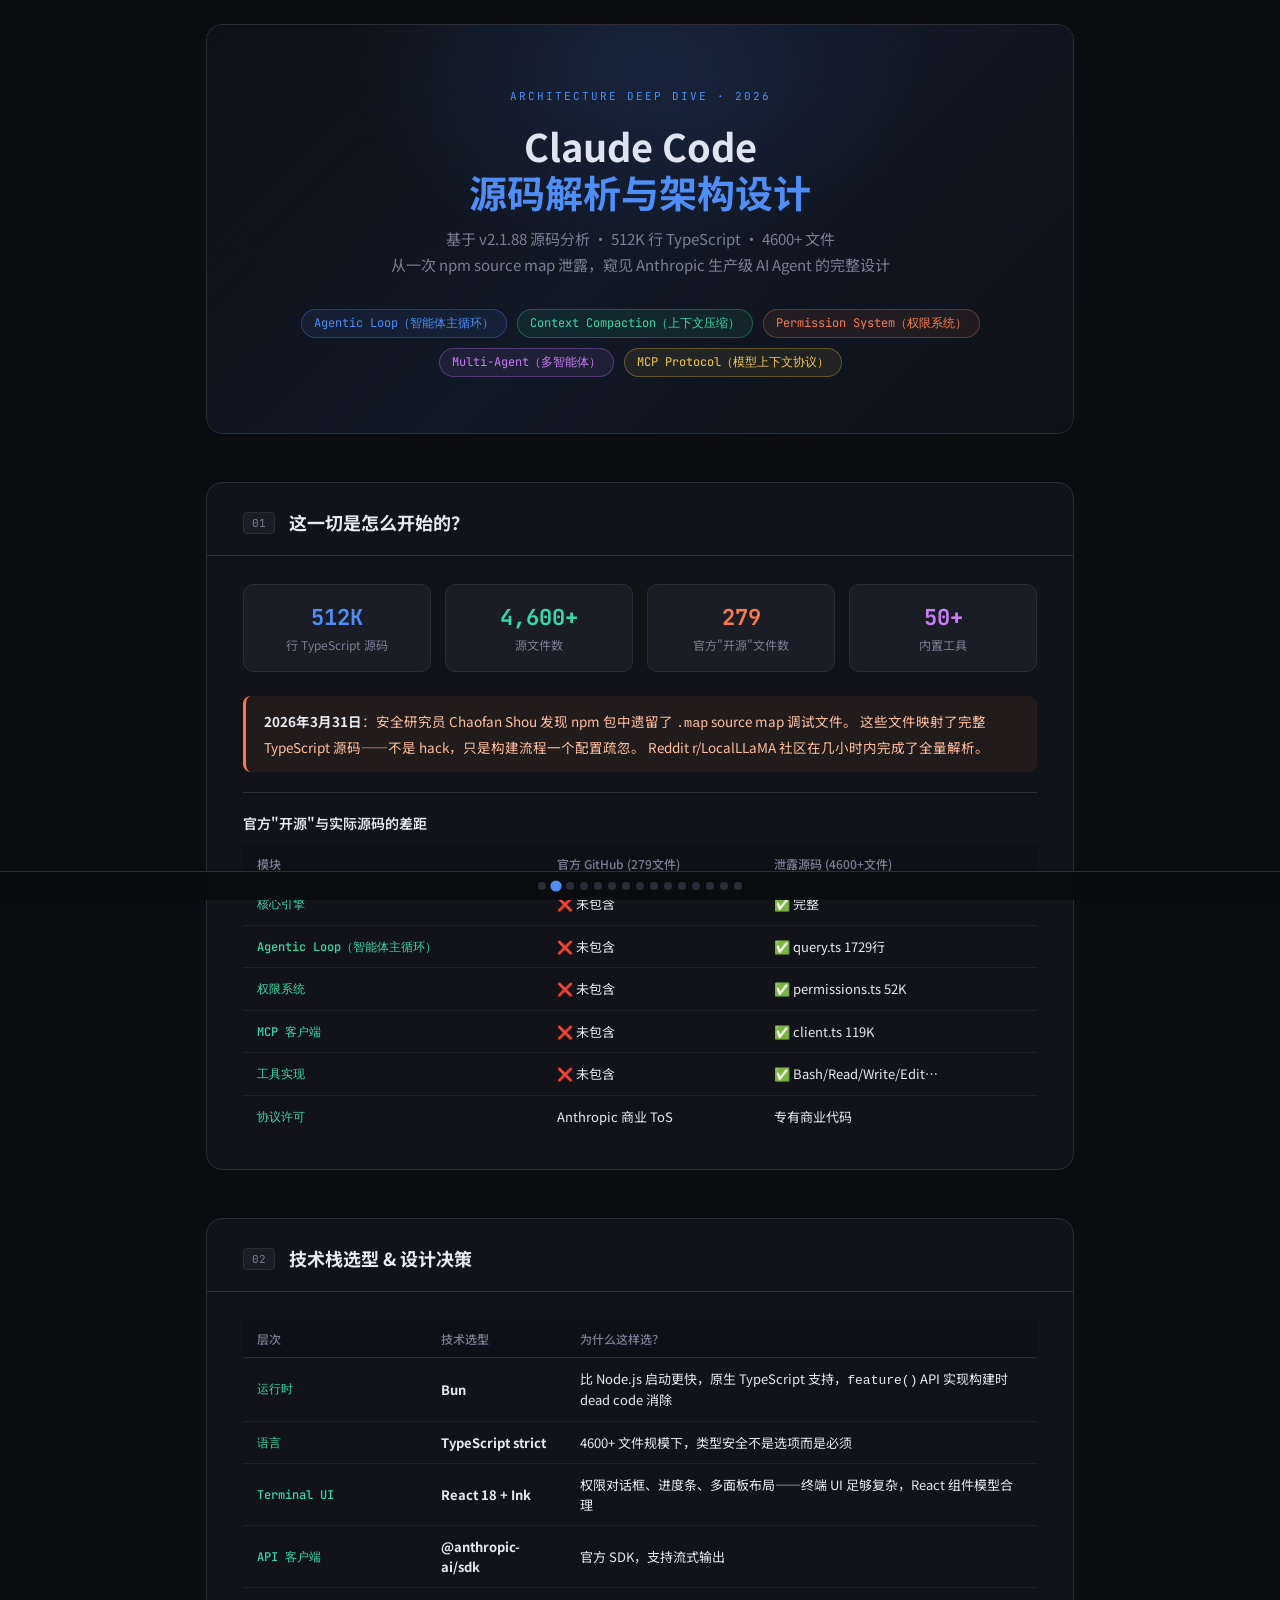
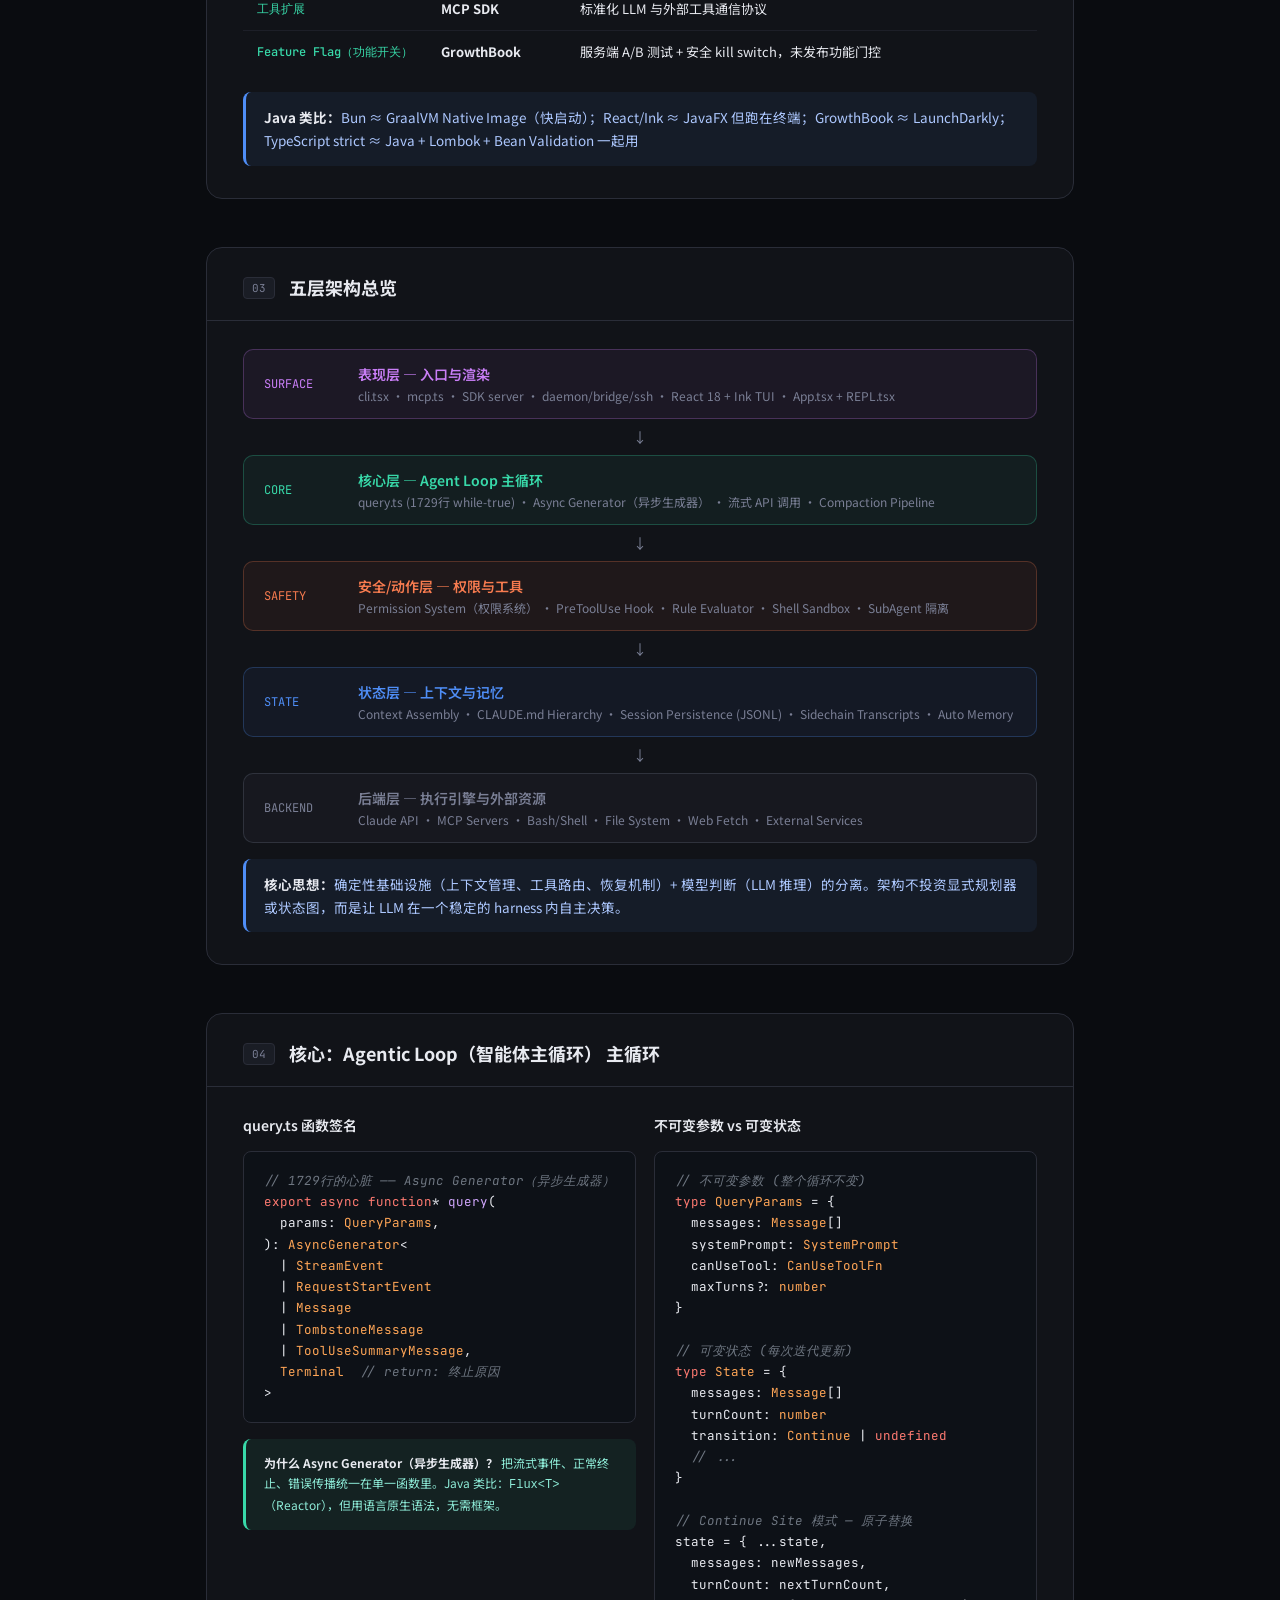
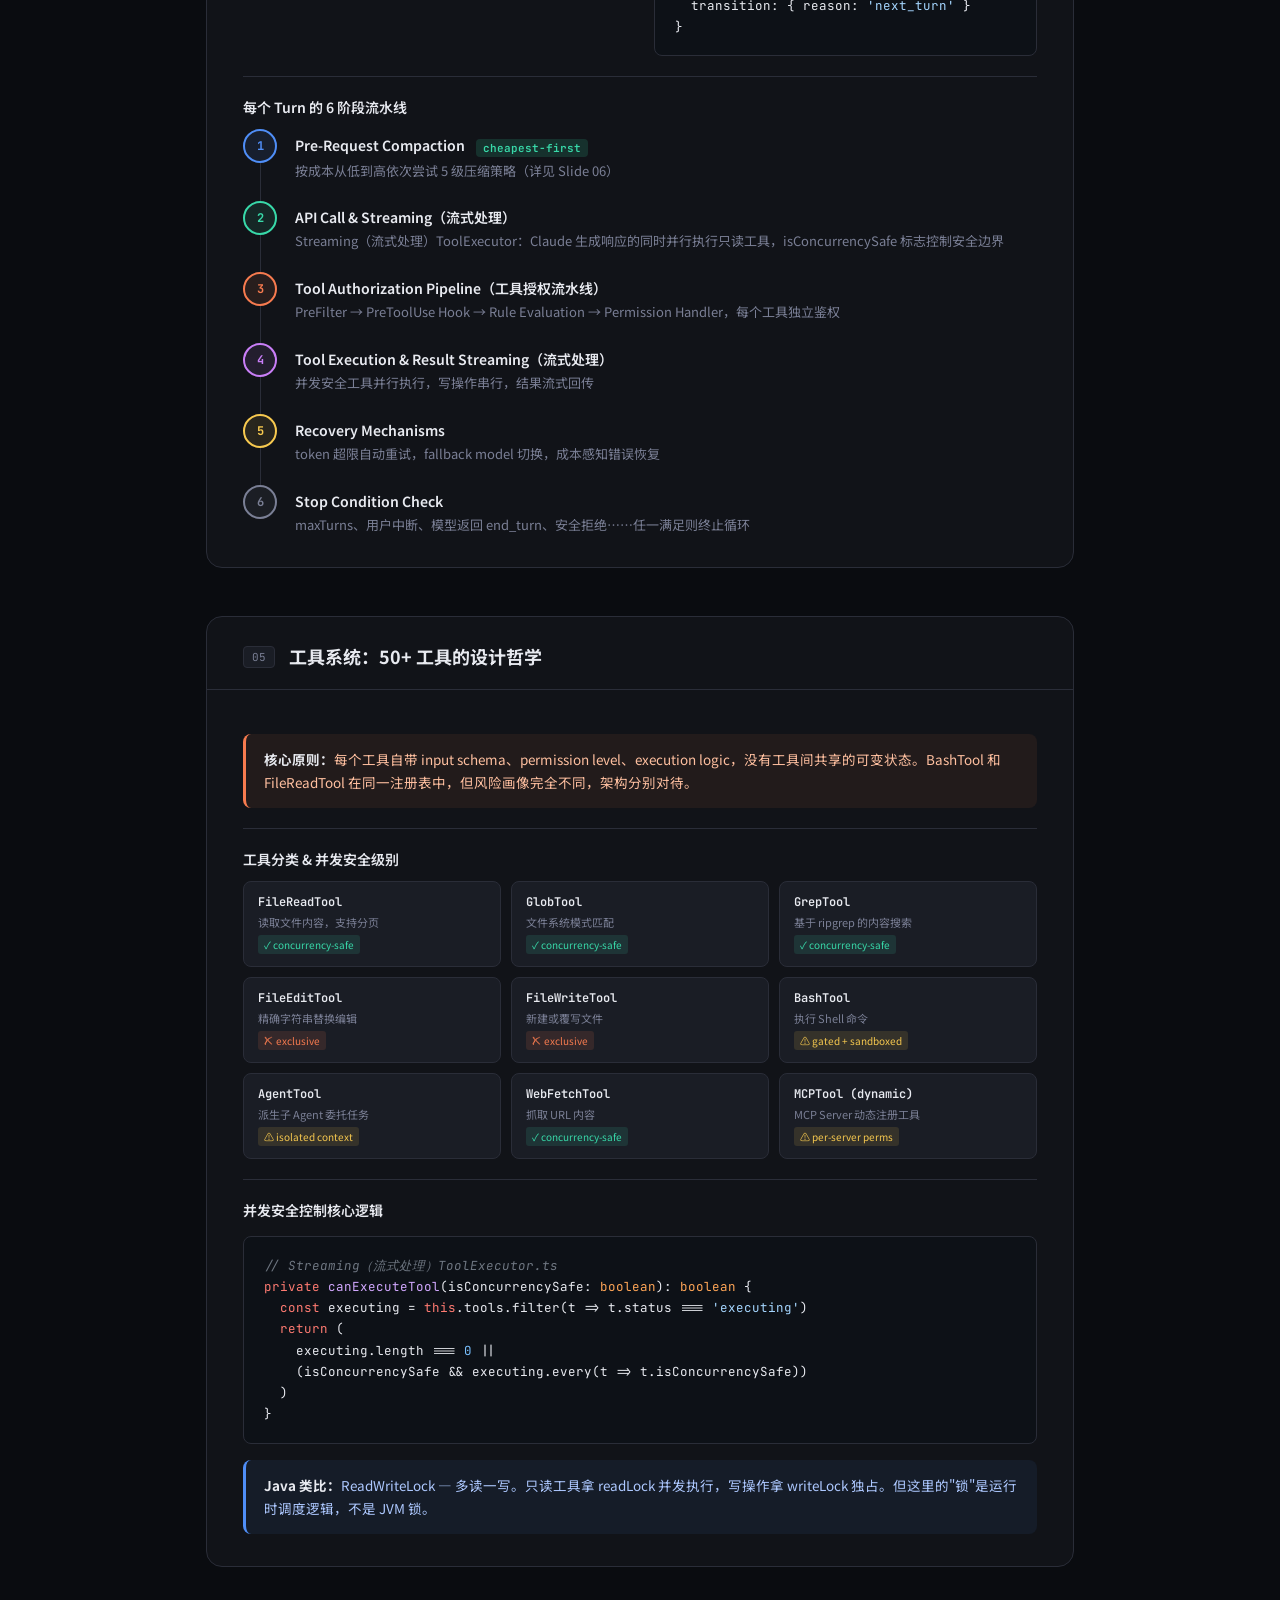
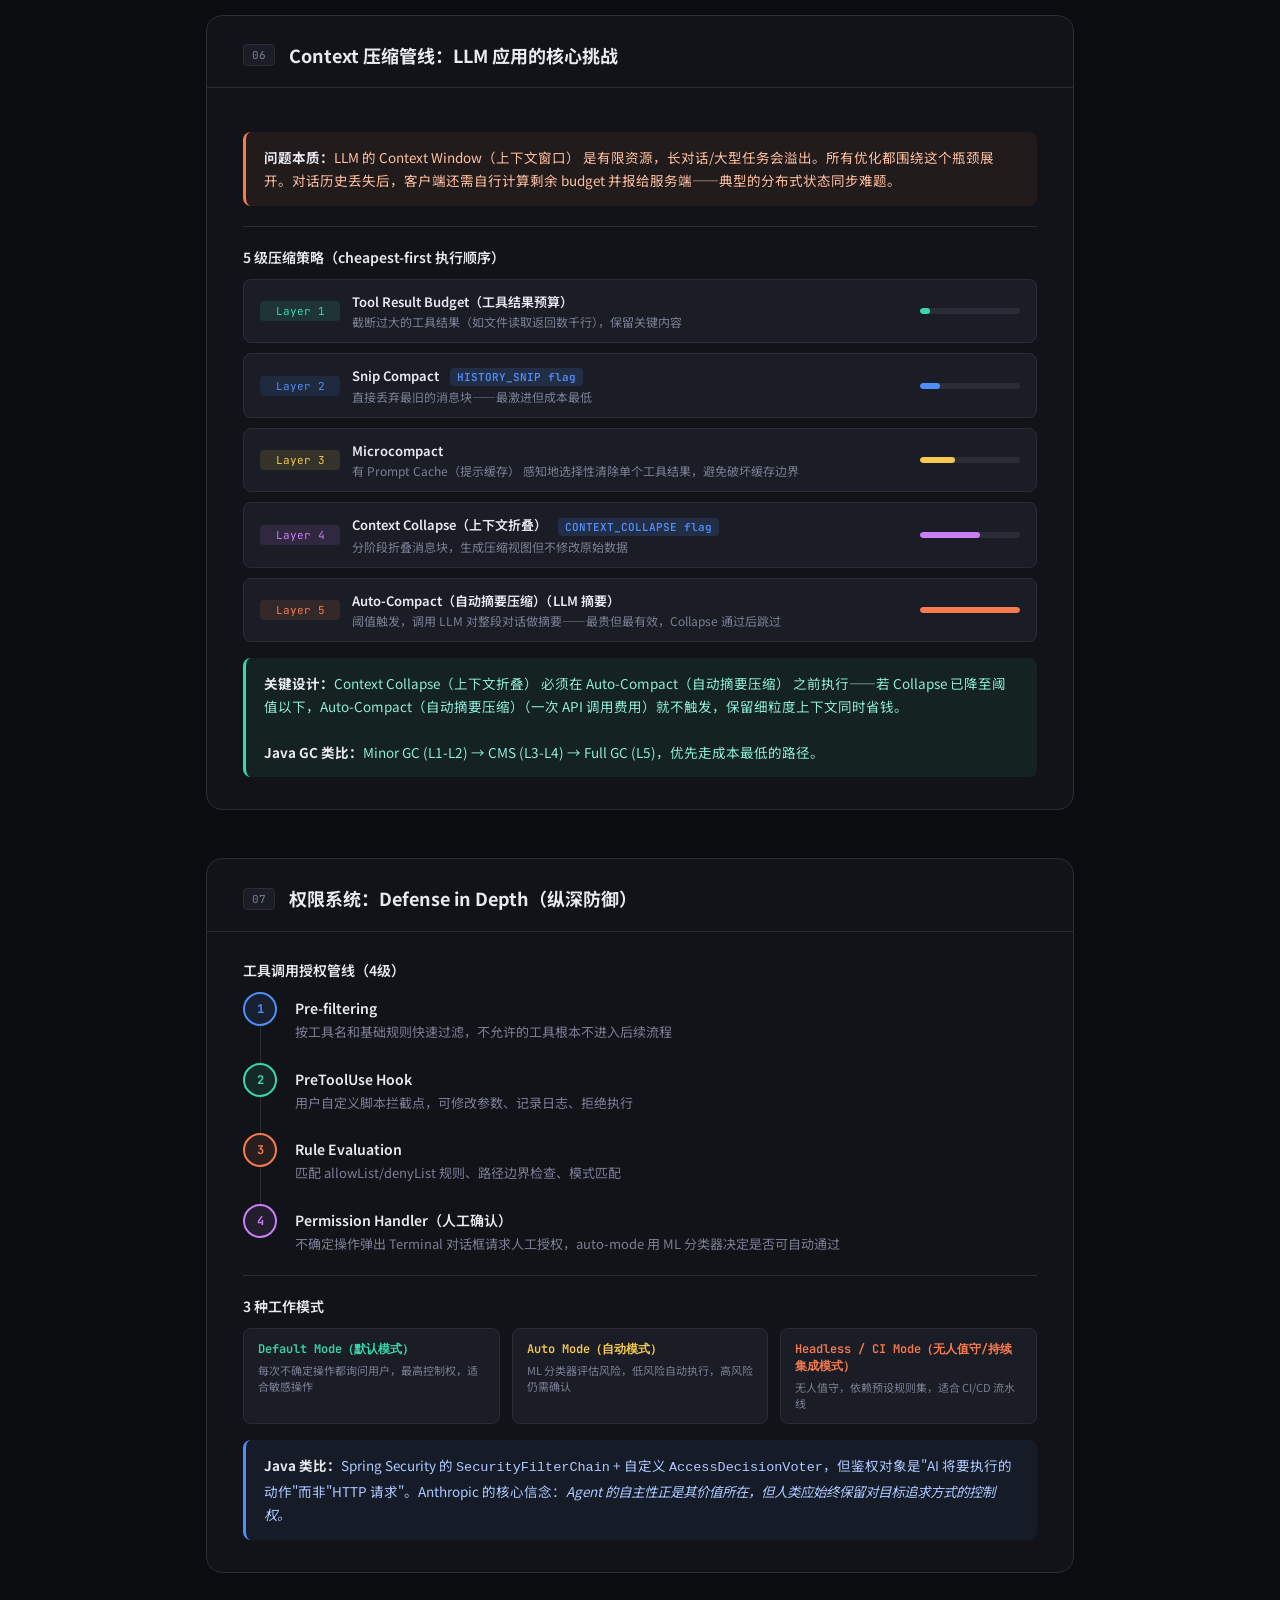
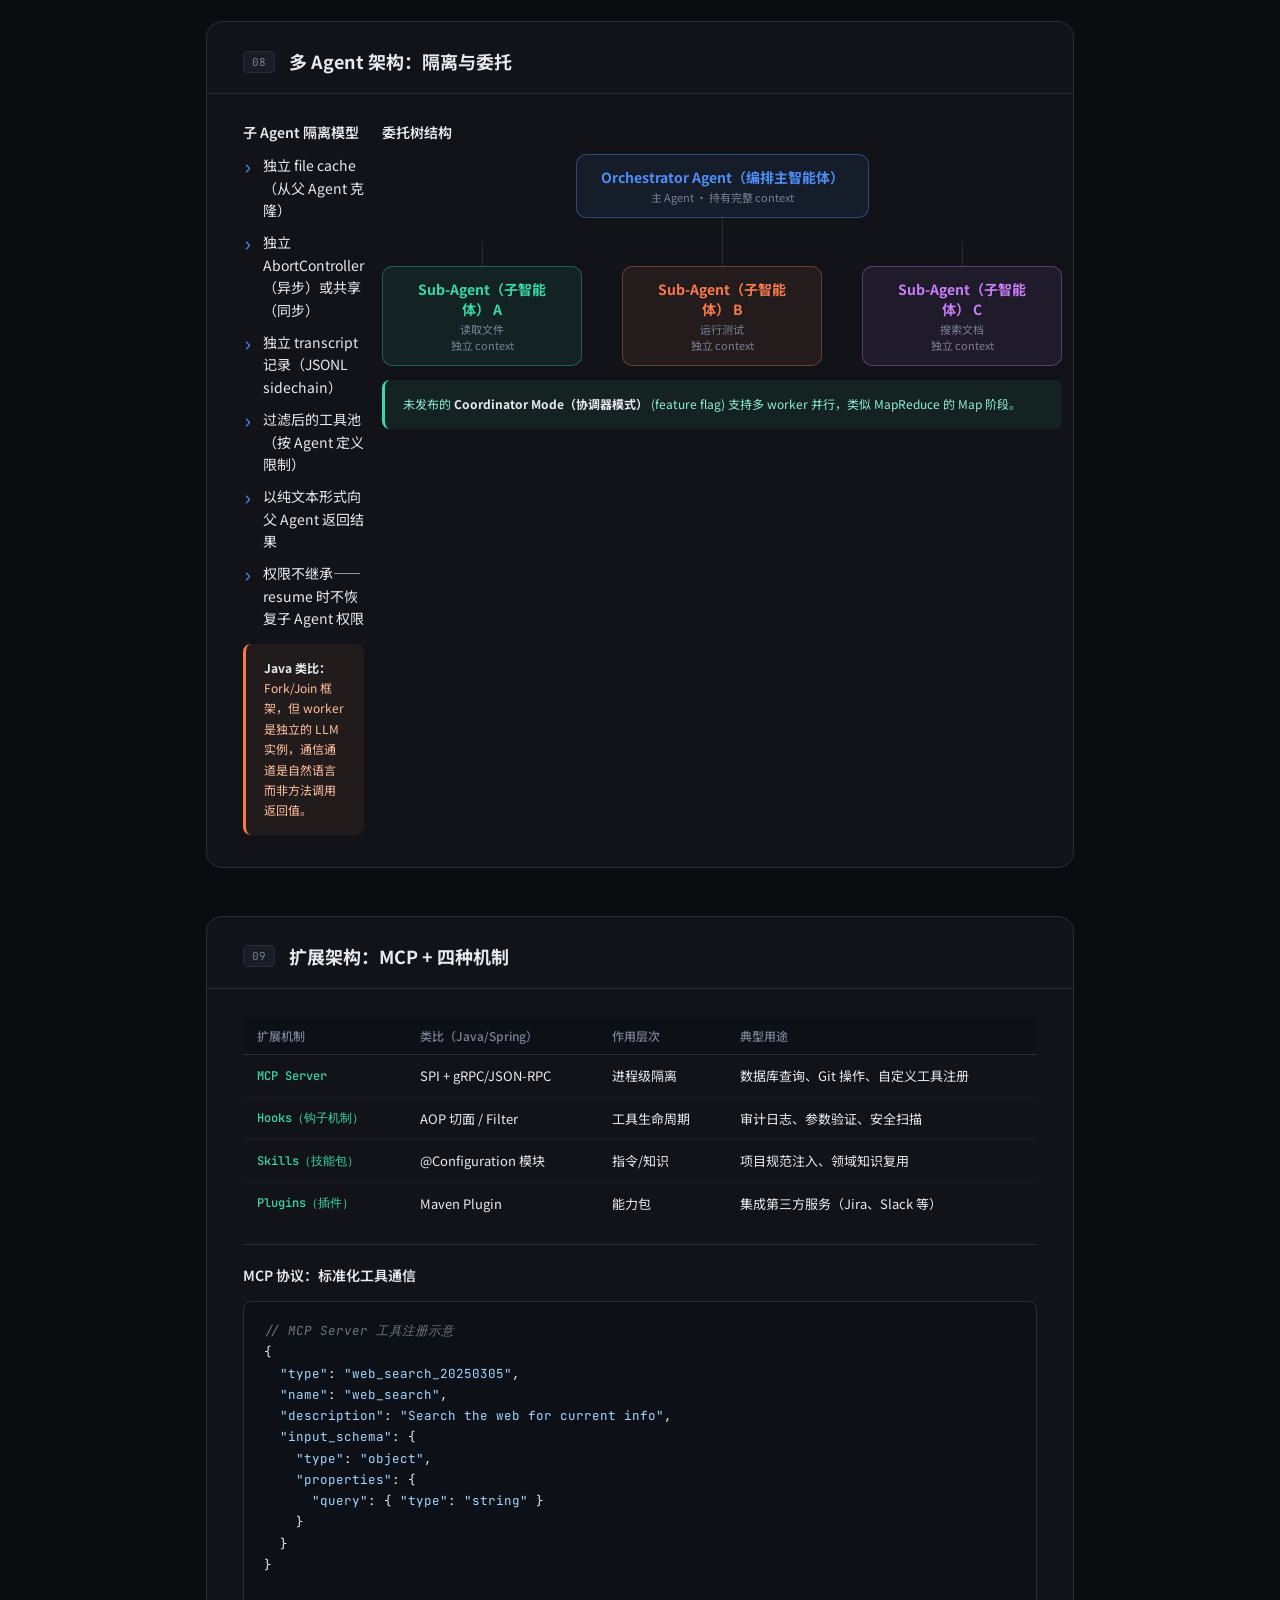
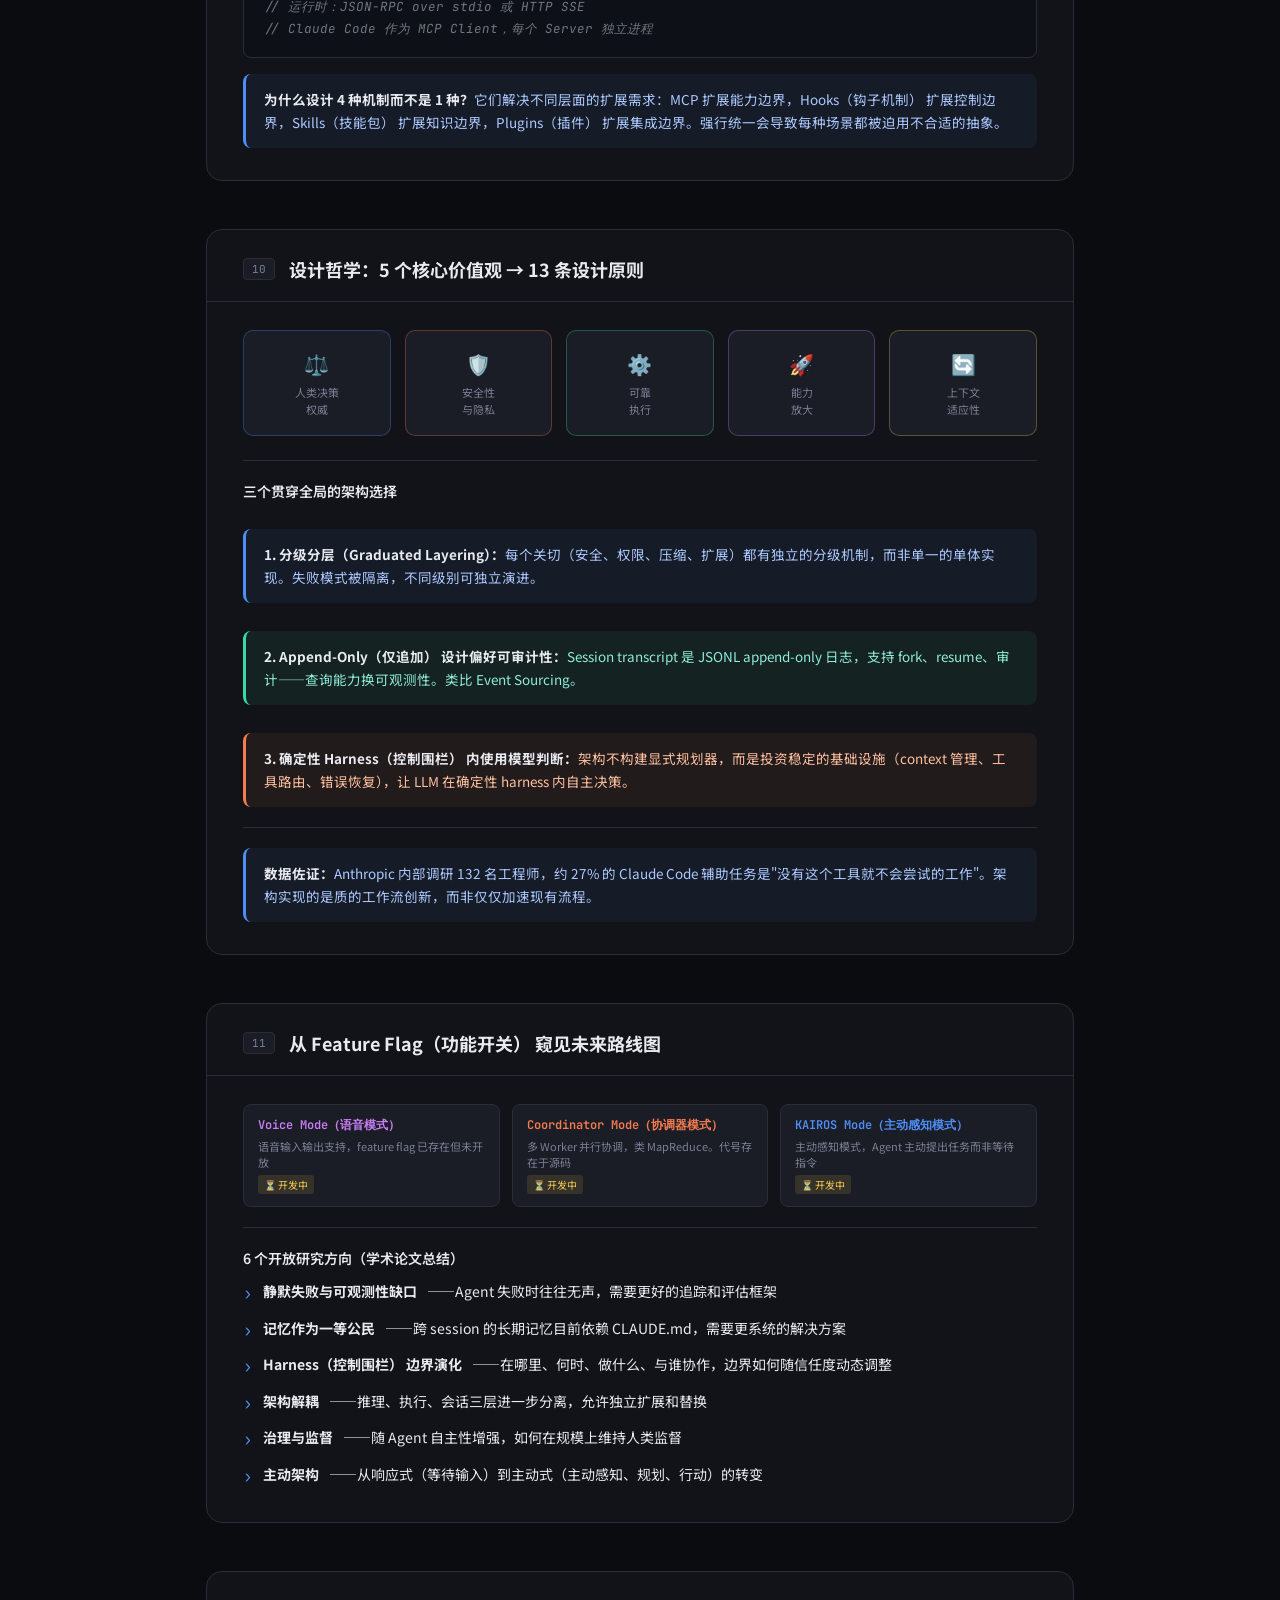
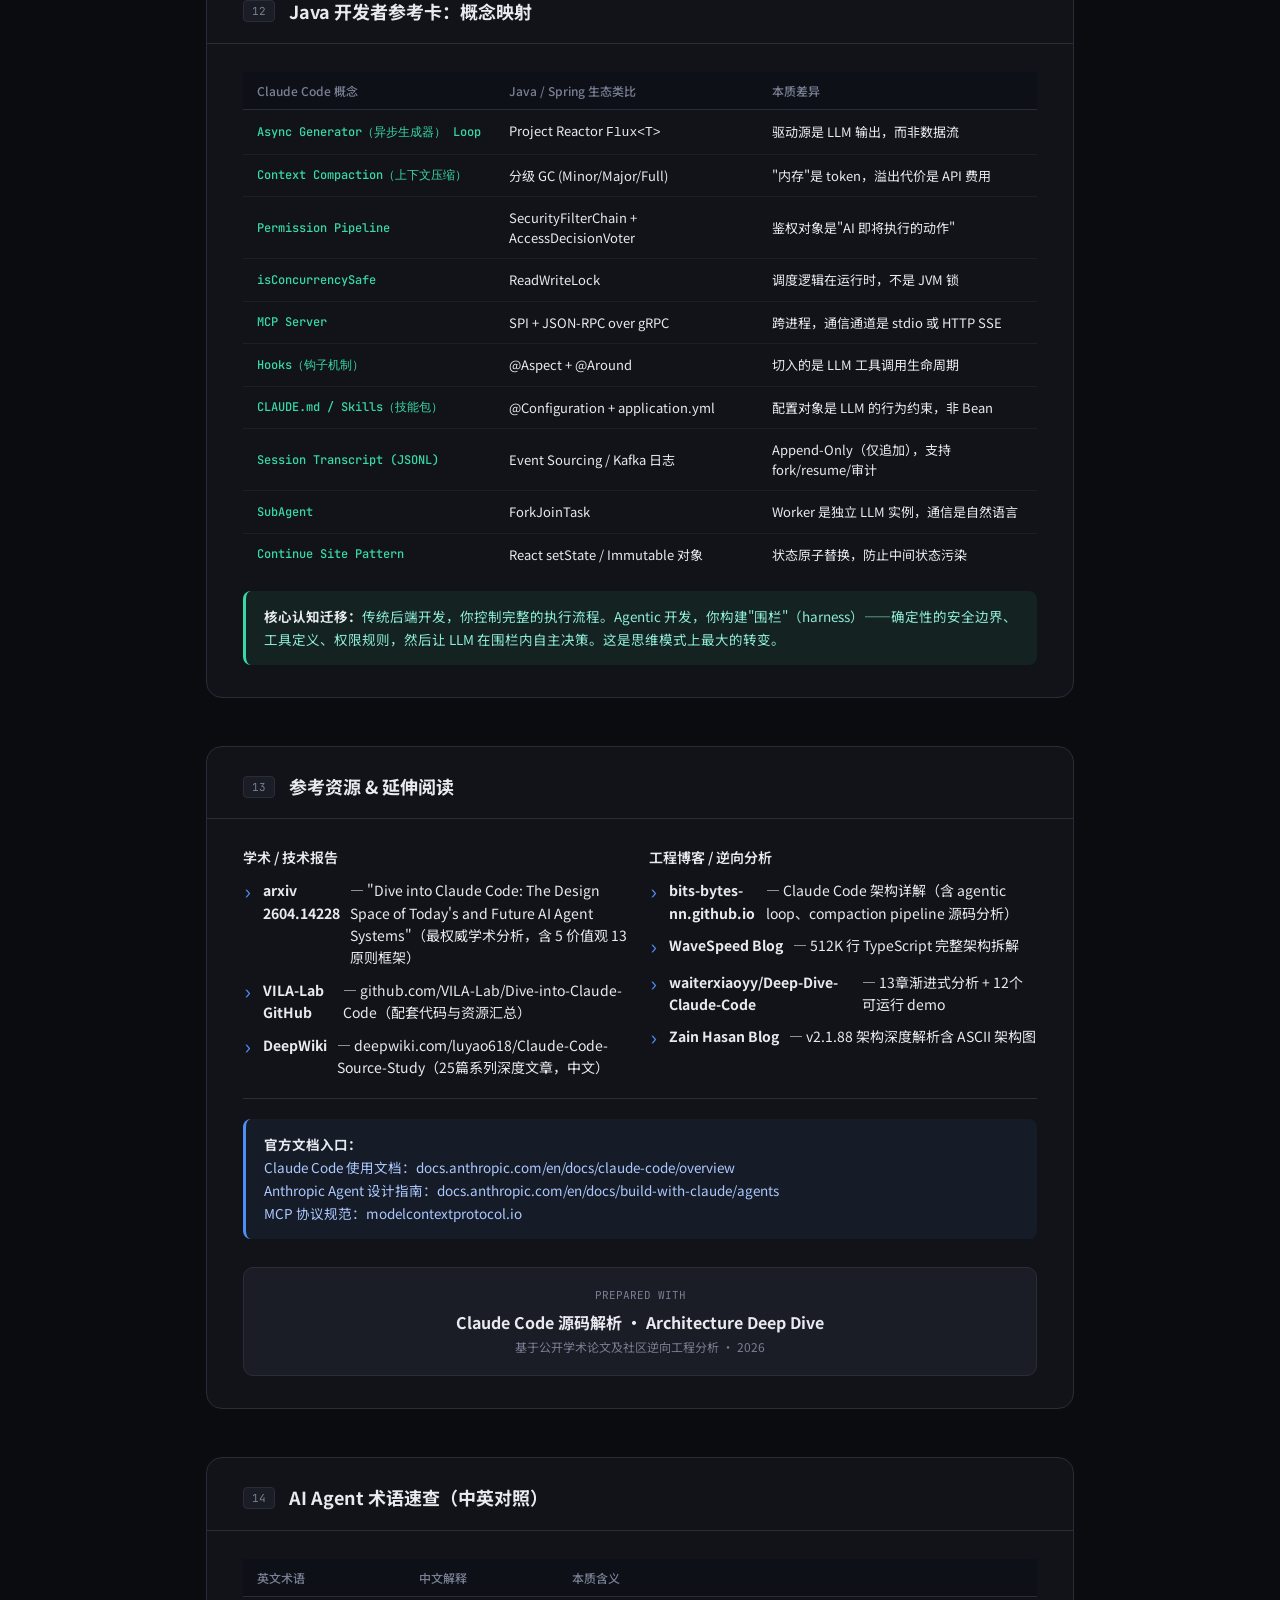
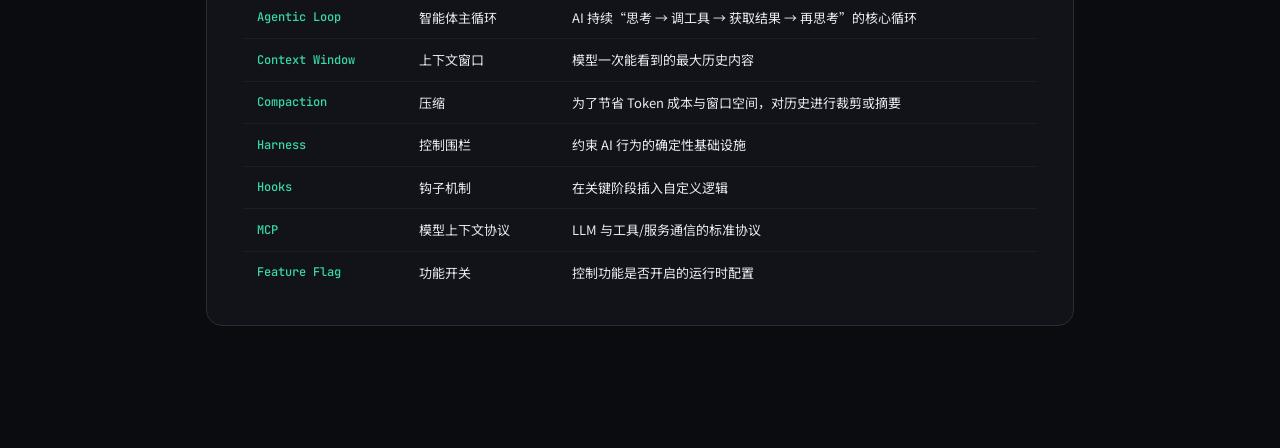
<file: share/claude_code_share_deck_translated.html>
<!DOCTYPE html>
<html lang="zh-CN">
<head>
<meta charset="UTF-8">
<meta name="viewport" content="width=device-width, initial-scale=1.0">
<title>Claude Code 架构深度分享</title>
<link rel="preconnect" href="https://fonts.googleapis.com">
<link href="https://fonts.googleapis.com/css2?family=JetBrains+Mono:wght@300;400;500;700&family=Noto+Sans+SC:wght@300;400;500;700&display=swap" rel="stylesheet">
<style>
:root {
  --bg: #0a0c10;
  --surface: #111318;
  --surface2: #1a1d25;
  --border: #2a2d38;
  --text: #e8eaf0;
  --muted: #7a7f95;
  --accent: #4f8ef7;
  --accent2: #38d9a9;
  --accent3: #f77b4f;
  --accent4: #c97ef7;
  --warn: #f7c94f;
  --code-bg: #0d1117;
  --slide-w: 900px;
}
* { box-sizing: border-box; margin: 0; padding: 0; }
body {
  background: var(--bg);
  color: var(--text);
  font-family: 'Noto Sans SC', sans-serif;
  font-size: 15px;
  min-height: 100vh;
  overflow-x: hidden;
}
/* ── Layout ── */
.deck { max-width: var(--slide-w); margin: 0 auto; padding: 24px 16px 80px; }
.slide {
  background: var(--surface);
  border: 1px solid var(--border);
  border-radius: 16px;
  margin-bottom: 48px;
  overflow: hidden;
  position: relative;
}
.slide-header {
  padding: 28px 36px 20px;
  border-bottom: 1px solid var(--border);
  display: flex;
  align-items: center;
  gap: 14px;
}
.slide-num {
  font-family: 'JetBrains Mono', monospace;
  font-size: 11px;
  color: var(--muted);
  background: var(--surface2);
  border: 1px solid var(--border);
  padding: 3px 8px;
  border-radius: 4px;
  flex-shrink: 0;
}
.slide-title {
  font-size: 18px;
  font-weight: 700;
  color: var(--text);
  line-height: 1.3;
}
.slide-body { padding: 28px 36px 32px; }
/* ── Hero slide ── */
.hero {
  background: linear-gradient(135deg, #0d1117 0%, #111826 50%, #0d1117 100%);
  border-color: #2a3550;
  padding: 64px 36px 56px;
  text-align: center;
  position: relative;
  overflow: hidden;
}
.hero::before {
  content: '';
  position: absolute;
  top: -40%; left: 50%;
  transform: translateX(-50%);
  width: 600px; height: 400px;
  background: radial-gradient(ellipse, rgba(79,142,247,0.12) 0%, transparent 70%);
  pointer-events: none;
}
.hero-tag {
  font-family: 'JetBrains Mono', monospace;
  font-size: 11px;
  color: var(--accent);
  text-transform: uppercase;
  letter-spacing: 2px;
  margin-bottom: 20px;
}
.hero h1 {
  font-size: 38px;
  font-weight: 700;
  line-height: 1.2;
  margin-bottom: 12px;
}
.hero h1 span { color: var(--accent); }
.hero-sub {
  font-size: 15px;
  color: var(--muted);
  margin-bottom: 32px;
  line-height: 1.7;
}
.hero-pills { display: flex; gap: 10px; justify-content: center; flex-wrap: wrap; }
.pill {
  font-family: 'JetBrains Mono', monospace;
  font-size: 12px;
  padding: 5px 12px;
  border-radius: 20px;
  border: 1px solid;
}
.pill-blue { color: var(--accent); border-color: rgba(79,142,247,0.3); background: rgba(79,142,247,0.08); }
.pill-green { color: var(--accent2); border-color: rgba(56,217,169,0.3); background: rgba(56,217,169,0.08); }
.pill-orange { color: var(--accent3); border-color: rgba(247,123,79,0.3); background: rgba(247,123,79,0.08); }
.pill-purple { color: var(--accent4); border-color: rgba(201,126,247,0.3); background: rgba(201,126,247,0.08); }
.pill-yellow { color: var(--warn); border-color: rgba(247,201,79,0.3); background: rgba(247,201,79,0.08); }
/* ── Data card row ── */
.stat-row { display: grid; grid-template-columns: repeat(4, 1fr); gap: 14px; margin-bottom: 24px; }
.stat-card {
  background: var(--surface2);
  border: 1px solid var(--border);
  border-radius: 10px;
  padding: 18px 16px;
  text-align: center;
}
.stat-num { font-family: 'JetBrains Mono', monospace; font-size: 22px; font-weight: 700; margin-bottom: 4px; }
.stat-label { font-size: 12px; color: var(--muted); }
/* ── Layers ── */
.layer-stack { display: flex; flex-direction: column; gap: 8px; }
.layer {
  border-radius: 10px;
  padding: 14px 20px;
  border: 1px solid;
  display: flex;
  align-items: center;
  gap: 14px;
}
.layer-icon { font-family: 'JetBrains Mono', monospace; font-size: 12px; width: 80px; flex-shrink: 0; }
.layer-name { font-weight: 600; font-size: 14px; margin-bottom: 3px; }
.layer-desc { font-size: 12px; color: var(--muted); }
.layer-arrow { text-align: center; color: var(--muted); font-size: 14px; }
.layer-purple { background: rgba(201,126,247,0.06); border-color: rgba(201,126,247,0.25); }
.layer-purple .layer-icon { color: var(--accent4); }
.layer-green { background: rgba(56,217,169,0.06); border-color: rgba(56,217,169,0.25); }
.layer-green .layer-icon { color: var(--accent2); }
.layer-orange { background: rgba(247,123,79,0.06); border-color: rgba(247,123,79,0.25); }
.layer-orange .layer-icon { color: var(--accent3); }
.layer-blue { background: rgba(79,142,247,0.06); border-color: rgba(79,142,247,0.25); }
.layer-blue .layer-icon { color: var(--accent); }
.layer-gray { background: rgba(122,127,149,0.06); border-color: rgba(122,127,149,0.25); }
.layer-gray .layer-icon { color: var(--muted); }
/* ── Code block ── */
pre {
  background: var(--code-bg);
  border: 1px solid var(--border);
  border-radius: 8px;
  padding: 18px 20px;
  overflow-x: auto;
  font-family: 'JetBrains Mono', monospace;
  font-size: 12.5px;
  line-height: 1.7;
  margin-top: 16px;
}
.kw { color: #ff7b72; }
.fn { color: #d2a8ff; }
.str { color: #a5d6ff; }
.cm { color: #6e7681; font-style: italic; }
.ty { color: #ffa657; }
.num { color: #79c0ff; }
/* ── Callout ── */
.callout {
  border-radius: 8px;
  padding: 14px 18px;
  margin-top: 16px;
  border-left: 3px solid;
  font-size: 13.5px;
  line-height: 1.7;
}
.callout-blue { background: rgba(79,142,247,0.07); border-color: var(--accent); color: #adc8ff; }
.callout-green { background: rgba(56,217,169,0.07); border-color: var(--accent2); color: #8eecd8; }
.callout-orange { background: rgba(247,123,79,0.07); border-color: var(--accent3); color: #ffc0a0; }
.callout strong { font-weight: 700; color: var(--text); }
/* ── Two column ── */
.two-col { display: grid; grid-template-columns: 1fr 1fr; gap: 18px; }
/* ── List ── */
.point-list { list-style: none; display: flex; flex-direction: column; gap: 10px; }
.point-list li { display: flex; align-items: flex-start; gap: 10px; font-size: 14px; line-height: 1.6; }
.point-list li::before { content: '›'; color: var(--accent); font-family: 'JetBrains Mono', monospace; font-size: 16px; flex-shrink: 0; margin-top: 1px; }
/* ── Timeline ── */
.timeline { display: flex; flex-direction: column; gap: 0; }
.tl-item { display: flex; gap: 18px; padding-bottom: 20px; position: relative; }
.tl-item:last-child { padding-bottom: 0; }
.tl-item:not(:last-child)::after {
  content: '';
  position: absolute;
  left: 17px; top: 34px; bottom: 0;
  width: 1px; background: var(--border);
}
.tl-dot {
  width: 34px; height: 34px;
  border-radius: 50%;
  border: 2px solid;
  display: flex; align-items: center; justify-content: center;
  font-family: 'JetBrains Mono', monospace;
  font-size: 12px; font-weight: 700;
  flex-shrink: 0;
}
.tl-body { padding-top: 6px; flex: 1; }
.tl-step { font-weight: 600; font-size: 14px; margin-bottom: 4px; }
.tl-detail { font-size: 13px; color: var(--muted); line-height: 1.6; }
.tl-blue .tl-dot { border-color: var(--accent); color: var(--accent); background: rgba(79,142,247,0.1); }
.tl-green .tl-dot { border-color: var(--accent2); color: var(--accent2); background: rgba(56,217,169,0.1); }
.tl-orange .tl-dot { border-color: var(--accent3); color: var(--accent3); background: rgba(247,123,79,0.1); }
.tl-purple .tl-dot { border-color: var(--accent4); color: var(--accent4); background: rgba(201,126,247,0.1); }
.tl-yellow .tl-dot { border-color: var(--warn); color: var(--warn); background: rgba(247,201,79,0.1); }
.tl-gray .tl-dot { border-color: var(--muted); color: var(--muted); background: rgba(122,127,149,0.1); }
/* ── Comparison table ── */
.cmp-table { width: 100%; border-collapse: collapse; font-size: 13px; }
.cmp-table th { padding: 10px 14px; text-align: left; font-size: 12px; color: var(--muted); font-weight: 500; border-bottom: 1px solid var(--border); background: var(--code-bg); }
.cmp-table td { padding: 11px 14px; border-bottom: 1px solid rgba(42,45,56,0.5); line-height: 1.5; }
.cmp-table tr:last-child td { border-bottom: none; }
.cmp-table tr:hover td { background: rgba(255,255,255,0.02); }
td.col-key { font-family: 'JetBrains Mono', monospace; font-size: 12px; color: var(--accent2); font-weight: 500; white-space: nowrap; }
/* ── Compaction bars ── */
.compact-row { display: flex; flex-direction: column; gap: 10px; }
.compact-item { background: var(--surface2); border: 1px solid var(--border); border-radius: 8px; padding: 12px 16px; display: flex; align-items: center; gap: 12px; }
.compact-badge {
  font-family: 'JetBrains Mono', monospace;
  font-size: 11px;
  padding: 3px 8px;
  border-radius: 4px;
  white-space: nowrap;
  width: 80px;
  text-align: center;
}
.compact-info { flex: 1; }
.compact-name { font-size: 13px; font-weight: 600; margin-bottom: 2px; }
.compact-desc { font-size: 12px; color: var(--muted); }
.cost-bar { width: 100px; height: 6px; border-radius: 3px; background: var(--border); overflow: hidden; flex-shrink: 0; }
.cost-fill { height: 100%; border-radius: 3px; }
/* ── Tools grid ── */
.tools-grid { display: grid; grid-template-columns: repeat(3, 1fr); gap: 10px; }
.tool-card {
  background: var(--surface2);
  border: 1px solid var(--border);
  border-radius: 8px;
  padding: 12px 14px;
  transition: border-color 0.2s;
}
.tool-card:hover { border-color: var(--accent); }
.tool-name { font-family: 'JetBrains Mono', monospace; font-size: 12px; font-weight: 600; margin-bottom: 4px; }
.tool-desc { font-size: 11px; color: var(--muted); }
.tool-safe { display: inline-block; font-size: 10px; padding: 2px 6px; border-radius: 3px; margin-top: 5px; }
.safe-ro { background: rgba(56,217,169,0.12); color: var(--accent2); }
.safe-rw { background: rgba(247,123,79,0.12); color: var(--accent3); }
.safe-shell { background: rgba(247,201,79,0.12); color: var(--warn); }
/* ── Security layers ── */
.sec-layers { display: flex; gap: 8px; align-items: stretch; }
.sec-layer {
  flex: 1;
  background: var(--surface2);
  border: 1px solid var(--border);
  border-radius: 8px;
  padding: 14px 10px;
  text-align: center;
  position: relative;
}
.sec-num {
  font-family: 'JetBrains Mono', monospace;
  font-size: 18px; font-weight: 700;
  margin-bottom: 6px;
}
.sec-name { font-size: 12px; font-weight: 600; margin-bottom: 4px; }
.sec-detail { font-size: 11px; color: var(--muted); line-height: 1.5; }
/* ── Footer nav ── */
.footer-nav {
  position: fixed; bottom: 0; left: 0; right: 0;
  background: rgba(10,12,16,0.92);
  backdrop-filter: blur(12px);
  border-top: 1px solid var(--border);
  padding: 10px 24px;
  display: flex; justify-content: center; align-items: center; gap: 6px;
  z-index: 100;
}
.nav-dot {
  width: 8px; height: 8px; border-radius: 50%;
  background: var(--border);
  cursor: pointer;
  border: none;
  transition: background 0.2s, transform 0.2s;
}
.nav-dot.active { background: var(--accent); transform: scale(1.4); }
.nav-dot:hover { background: var(--muted); }
.section-label { font-size: 11px; color: var(--muted); font-family: 'JetBrains Mono', monospace; margin: 0 8px; }
/* ── Misc ── */
h3 { font-size: 14px; font-weight: 600; margin-bottom: 12px; color: var(--text); }
.tag { display: inline-block; font-family: 'JetBrains Mono', monospace; font-size: 11px; padding: 2px 7px; border-radius: 4px; margin-left: 8px; vertical-align: middle; }
.tag-blue { background: rgba(79,142,247,0.15); color: var(--accent); }
.tag-green { background: rgba(56,217,169,0.15); color: var(--accent2); }
.divider { border: none; border-top: 1px solid var(--border); margin: 20px 0; }
.mono { font-family: 'JetBrains Mono', monospace; }
/* ── Subagent diagram ── */
.agent-tree { display: flex; flex-direction: column; align-items: center; gap: 0; }
.agent-box {
  border-radius: 10px;
  padding: 12px 24px;
  border: 1px solid;
  text-align: center;
  min-width: 200px;
}
.agent-box .ab-title { font-weight: 700; font-size: 14px; margin-bottom: 2px; }
.agent-box .ab-sub { font-size: 11px; color: var(--muted); }
.agent-line { width: 1px; height: 24px; background: var(--border); }
.agent-fork { display: flex; gap: 40px; }
.agent-fork-col { display: flex; flex-direction: column; align-items: center; gap: 0; }

@media (max-width: 640px) {
  .stat-row { grid-template-columns: repeat(2,1fr); }
  .two-col { grid-template-columns: 1fr; }
  .tools-grid { grid-template-columns: repeat(2,1fr); }
  .sec-layers { flex-wrap: wrap; }
}
</style>
</head>
<body>

<div class="deck">

<!-- ═══ SLIDE 0: Hero ═══ -->
<div class="slide" id="s0">
  <div class="hero">
    <div class="hero-tag">Architecture Deep Dive · 2026</div>
    <h1>Claude Code<br><span>源码解析与架构设计</span></h1>
    <div class="hero-sub">
      基于 v2.1.88 源码分析 · 512K 行 TypeScript · 4600+ 文件<br>
      从一次 npm source map 泄露，窥见 Anthropic 生产级 AI Agent 的完整设计
    </div>
    <div class="hero-pills">
      <span class="pill pill-blue">Agentic Loop（智能体主循环）</span>
      <span class="pill pill-green">Context Compaction（上下文压缩）</span>
      <span class="pill pill-orange">Permission System（权限系统）</span>
      <span class="pill pill-purple">Multi-Agent（多智能体）</span>
      <span class="pill pill-yellow">MCP Protocol（模型上下文协议）</span>
    </div>
  </div>
</div>

<!-- ═══ SLIDE 1: 背景事件 ═══ -->
<div class="slide" id="s1">
  <div class="slide-header">
    <span class="slide-num">01</span>
    <span class="slide-title">这一切是怎么开始的？</span>
  </div>
  <div class="slide-body">
    <div class="stat-row">
      <div class="stat-card">
        <div class="stat-num" style="color:var(--accent)">512K</div>
        <div class="stat-label">行 TypeScript 源码</div>
      </div>
      <div class="stat-card">
        <div class="stat-num" style="color:var(--accent2)">4,600+</div>
        <div class="stat-label">源文件数</div>
      </div>
      <div class="stat-card">
        <div class="stat-num" style="color:var(--accent3)">279</div>
        <div class="stat-label">官方"开源"文件数</div>
      </div>
      <div class="stat-card">
        <div class="stat-num" style="color:var(--accent4)">50+</div>
        <div class="stat-label">内置工具</div>
      </div>
    </div>

    <div class="callout callout-orange">
      <strong>2026年3月31日</strong>：安全研究员 Chaofan Shou 发现 npm 包中遗留了 <code>.map</code> source map 调试文件。
      这些文件映射了完整 TypeScript 源码——不是 hack，只是构建流程一个配置疏忽。
      Reddit r/LocalLLaMA 社区在几小时内完成了全量解析。
    </div>

    <hr class="divider">
    <h3>官方"开源"与实际源码的差距</h3>
    <table class="cmp-table">
      <thead><tr>
        <th>模块</th><th>官方 GitHub (279文件)</th><th>泄露源码 (4600+文件)</th>
      </tr></thead>
      <tbody>
        <tr><td class="col-key">核心引擎</td><td>❌ 未包含</td><td>✅ 完整</td></tr>
        <tr><td class="col-key">Agentic Loop（智能体主循环）</td><td>❌ 未包含</td><td>✅ query.ts 1729行</td></tr>
        <tr><td class="col-key">权限系统</td><td>❌ 未包含</td><td>✅ permissions.ts 52K</td></tr>
        <tr><td class="col-key">MCP 客户端</td><td>❌ 未包含</td><td>✅ client.ts 119K</td></tr>
        <tr><td class="col-key">工具实现</td><td>❌ 未包含</td><td>✅ Bash/Read/Write/Edit…</td></tr>
        <tr><td class="col-key">协议许可</td><td>Anthropic 商业 ToS</td><td>专有商业代码</td></tr>
      </tbody>
    </table>
  </div>
</div>

<!-- ═══ SLIDE 2: 技术栈 ═══ -->
<div class="slide" id="s2">
  <div class="slide-header">
    <span class="slide-num">02</span>
    <span class="slide-title">技术栈选型 & 设计决策</span>
  </div>
  <div class="slide-body">
    <table class="cmp-table">
      <thead><tr><th>层次</th><th>技术选型</th><th>为什么这样选？</th></tr></thead>
      <tbody>
        <tr>
          <td class="col-key">运行时</td>
          <td><strong>Bun</strong></td>
          <td>比 Node.js 启动更快，原生 TypeScript 支持，<code>feature()</code> API 实现构建时 dead code 消除</td>
        </tr>
        <tr>
          <td class="col-key">语言</td>
          <td><strong>TypeScript strict</strong></td>
          <td>4600+ 文件规模下，类型安全不是选项而是必须</td>
        </tr>
        <tr>
          <td class="col-key">Terminal UI</td>
          <td><strong>React 18 + Ink</strong></td>
          <td>权限对话框、进度条、多面板布局——终端 UI 足够复杂，React 组件模型合理</td>
        </tr>
        <tr>
          <td class="col-key">API 客户端</td>
          <td><strong>@anthropic-ai/sdk</strong></td>
          <td>官方 SDK，支持流式输出</td>
        </tr>
        <tr>
          <td class="col-key">工具扩展</td>
          <td><strong>MCP SDK</strong></td>
          <td>标准化 LLM 与外部工具通信协议</td>
        </tr>
        <tr>
          <td class="col-key">Feature Flag（功能开关）</td>
          <td><strong>GrowthBook</strong></td>
          <td>服务端 A/B 测试 + 安全 kill switch，未发布功能门控</td>
        </tr>
      </tbody>
    </table>

    <div class="callout callout-blue" style="margin-top:20px">
      <strong>Java 类比：</strong>Bun ≈ GraalVM Native Image（快启动）；React/Ink ≈ JavaFX 但跑在终端；GrowthBook ≈ LaunchDarkly；TypeScript strict ≈ Java + Lombok + Bean Validation 一起用
    </div>
  </div>
</div>

<!-- ═══ SLIDE 3: 五层架构 ═══ -->
<div class="slide" id="s3">
  <div class="slide-header">
    <span class="slide-num">03</span>
    <span class="slide-title">五层架构总览</span>
  </div>
  <div class="slide-body">
    <div class="layer-stack">
      <div class="layer layer-purple">
        <div class="layer-icon">SURFACE</div>
        <div>
          <div class="layer-name" style="color:var(--accent4)">表现层 — 入口与渲染</div>
          <div class="layer-desc">cli.tsx · mcp.ts · SDK server · daemon/bridge/ssh · React 18 + Ink TUI · App.tsx + REPL.tsx</div>
        </div>
      </div>
      <div class="layer-arrow">↓</div>
      <div class="layer layer-green">
        <div class="layer-icon">CORE</div>
        <div>
          <div class="layer-name" style="color:var(--accent2)">核心层 — Agent Loop 主循环</div>
          <div class="layer-desc">query.ts (1729行 while-true) · Async Generator（异步生成器） · 流式 API 调用 · Compaction Pipeline</div>
        </div>
      </div>
      <div class="layer-arrow">↓</div>
      <div class="layer layer-orange">
        <div class="layer-icon">SAFETY</div>
        <div>
          <div class="layer-name" style="color:var(--accent3)">安全/动作层 — 权限与工具</div>
          <div class="layer-desc">Permission System（权限系统） · PreToolUse Hook · Rule Evaluator · Shell Sandbox · SubAgent 隔离</div>
        </div>
      </div>
      <div class="layer-arrow">↓</div>
      <div class="layer layer-blue">
        <div class="layer-icon">STATE</div>
        <div>
          <div class="layer-name" style="color:var(--accent)">状态层 — 上下文与记忆</div>
          <div class="layer-desc">Context Assembly · CLAUDE.md Hierarchy · Session Persistence (JSONL) · Sidechain Transcripts · Auto Memory</div>
        </div>
      </div>
      <div class="layer-arrow">↓</div>
      <div class="layer layer-gray">
        <div class="layer-icon">BACKEND</div>
        <div>
          <div class="layer-name" style="color:var(--muted)">后端层 — 执行引擎与外部资源</div>
          <div class="layer-desc">Claude API · MCP Servers · Bash/Shell · File System · Web Fetch · External Services</div>
        </div>
      </div>
    </div>
    <div class="callout callout-blue">
      <strong>核心思想：</strong>确定性基础设施（上下文管理、工具路由、恢复机制）+ 模型判断（LLM 推理）的分离。架构不投资显式规划器或状态图，而是让 LLM 在一个稳定的 harness 内自主决策。
    </div>
  </div>
</div>

<!-- ═══ SLIDE 4: Agent Loop ═══ -->
<div class="slide" id="s4">
  <div class="slide-header">
    <span class="slide-num">04</span>
    <span class="slide-title">核心：Agentic Loop（智能体主循环） 主循环</span>
  </div>
  <div class="slide-body">
    <div class="two-col">
      <div>
        <h3>query.ts 函数签名</h3>
        <pre><span class="cm">// 1729行的心脏 —— Async Generator（异步生成器）</span>
<span class="kw">export async function</span>* <span class="fn">query</span>(
  params: <span class="ty">QueryParams</span>,
): <span class="ty">AsyncGenerator</span>&lt;
  | <span class="ty">StreamEvent</span>
  | <span class="ty">RequestStartEvent</span>
  | <span class="ty">Message</span>
  | <span class="ty">TombstoneMessage</span>
  | <span class="ty">ToolUseSummaryMessage</span>,
  <span class="ty">Terminal</span>  <span class="cm">// return: 终止原因</span>
&gt;</pre>
        <div class="callout callout-green" style="font-size:12px">
          <strong>为什么 Async Generator（异步生成器）？</strong> 把流式事件、正常终止、错误传播统一在单一函数里。Java 类比：<code>Flux&lt;T&gt;</code>（Reactor），但用语言原生语法，无需框架。
        </div>
      </div>
      <div>
        <h3>不可变参数 vs 可变状态</h3>
        <pre><span class="cm">// 不可变参数 (整个循环不变)</span>
<span class="kw">type</span> <span class="ty">QueryParams</span> = {
  messages: <span class="ty">Message</span>[]
  systemPrompt: <span class="ty">SystemPrompt</span>
  canUseTool: <span class="ty">CanUseToolFn</span>
  maxTurns?: <span class="ty">number</span>
}

<span class="cm">// 可变状态 (每次迭代更新)</span>
<span class="kw">type</span> <span class="ty">State</span> = {
  messages: <span class="ty">Message</span>[]
  turnCount: <span class="ty">number</span>
  transition: <span class="ty">Continue</span> | <span class="kw">undefined</span>
  <span class="cm">// ...</span>
}

<span class="cm">// Continue Site 模式 — 原子替换</span>
state = { ...state,
  messages: newMessages,
  turnCount: nextTurnCount,
  transition: { reason: <span class="str">'next_turn'</span> }
}</pre>
      </div>
    </div>
    <hr class="divider">
    <h3>每个 Turn 的 6 阶段流水线</h3>
    <div class="timeline">
      <div class="tl-item tl-blue">
        <div class="tl-dot">1</div>
        <div class="tl-body">
          <div class="tl-step">Pre-Request Compaction <span class="tag tag-green">cheapest-first</span></div>
          <div class="tl-detail">按成本从低到高依次尝试 5 级压缩策略（详见 Slide 06）</div>
        </div>
      </div>
      <div class="tl-item tl-green">
        <div class="tl-dot">2</div>
        <div class="tl-body">
          <div class="tl-step">API Call & Streaming（流式处理）</div>
          <div class="tl-detail">Streaming（流式处理）ToolExecutor：Claude 生成响应的同时并行执行只读工具，isConcurrencySafe 标志控制安全边界</div>
        </div>
      </div>
      <div class="tl-item tl-orange">
        <div class="tl-dot">3</div>
        <div class="tl-body">
          <div class="tl-step">Tool Authorization Pipeline（工具授权流水线）</div>
          <div class="tl-detail">PreFilter → PreToolUse Hook → Rule Evaluation → Permission Handler，每个工具独立鉴权</div>
        </div>
      </div>
      <div class="tl-item tl-purple">
        <div class="tl-dot">4</div>
        <div class="tl-body">
          <div class="tl-step">Tool Execution & Result Streaming（流式处理）</div>
          <div class="tl-detail">并发安全工具并行执行，写操作串行，结果流式回传</div>
        </div>
      </div>
      <div class="tl-item tl-yellow">
        <div class="tl-dot">5</div>
        <div class="tl-body">
          <div class="tl-step">Recovery Mechanisms</div>
          <div class="tl-detail">token 超限自动重试，fallback model 切换，成本感知错误恢复</div>
        </div>
      </div>
      <div class="tl-item tl-gray">
        <div class="tl-dot">6</div>
        <div class="tl-body">
          <div class="tl-step">Stop Condition Check</div>
          <div class="tl-detail">maxTurns、用户中断、模型返回 end_turn、安全拒绝……任一满足则终止循环</div>
        </div>
      </div>
    </div>
  </div>
</div>

<!-- ═══ SLIDE 5: 工具系统 ═══ -->
<div class="slide" id="s5">
  <div class="slide-header">
    <span class="slide-num">05</span>
    <span class="slide-title">工具系统：50+ 工具的设计哲学</span>
  </div>
  <div class="slide-body">
    <div class="callout callout-orange">
      <strong>核心原则：</strong>每个工具自带 input schema、permission level、execution logic，没有工具间共享的可变状态。BashTool 和 FileReadTool 在同一注册表中，但风险画像完全不同，架构分别对待。
    </div>
    <hr class="divider">
    <h3>工具分类 & 并发安全级别</h3>
    <div class="tools-grid">
      <div class="tool-card">
        <div class="tool-name">FileReadTool</div>
        <div class="tool-desc">读取文件内容，支持分页</div>
        <span class="tool-safe safe-ro">✓ concurrency-safe</span>
      </div>
      <div class="tool-card">
        <div class="tool-name">GlobTool</div>
        <div class="tool-desc">文件系统模式匹配</div>
        <span class="tool-safe safe-ro">✓ concurrency-safe</span>
      </div>
      <div class="tool-card">
        <div class="tool-name">GrepTool</div>
        <div class="tool-desc">基于 ripgrep 的内容搜索</div>
        <span class="tool-safe safe-ro">✓ concurrency-safe</span>
      </div>
      <div class="tool-card">
        <div class="tool-name">FileEditTool</div>
        <div class="tool-desc">精确字符串替换编辑</div>
        <span class="tool-safe safe-rw">✗ exclusive</span>
      </div>
      <div class="tool-card">
        <div class="tool-name">FileWriteTool</div>
        <div class="tool-desc">新建或覆写文件</div>
        <span class="tool-safe safe-rw">✗ exclusive</span>
      </div>
      <div class="tool-card">
        <div class="tool-name">BashTool</div>
        <div class="tool-desc">执行 Shell 命令</div>
        <span class="tool-safe safe-shell">⚠ gated + sandboxed</span>
      </div>
      <div class="tool-card">
        <div class="tool-name">AgentTool</div>
        <div class="tool-desc">派生子 Agent 委托任务</div>
        <span class="tool-safe safe-shell">⚠ isolated context</span>
      </div>
      <div class="tool-card">
        <div class="tool-name">WebFetchTool</div>
        <div class="tool-desc">抓取 URL 内容</div>
        <span class="tool-safe safe-ro">✓ concurrency-safe</span>
      </div>
      <div class="tool-card">
        <div class="tool-name">MCPTool (dynamic)</div>
        <div class="tool-desc">MCP Server 动态注册工具</div>
        <span class="tool-safe safe-shell">⚠ per-server perms</span>
      </div>
    </div>
    <hr class="divider">
    <h3>并发安全控制核心逻辑</h3>
    <pre><span class="cm">// Streaming（流式处理）ToolExecutor.ts</span>
<span class="kw">private</span> <span class="fn">canExecuteTool</span>(isConcurrencySafe: <span class="ty">boolean</span>): <span class="ty">boolean</span> {
  <span class="kw">const</span> executing = <span class="kw">this</span>.tools.filter(t => t.status === <span class="str">'executing'</span>)
  <span class="kw">return</span> (
    executing.length === <span class="num">0</span> ||
    (isConcurrencySafe && executing.every(t => t.isConcurrencySafe))
  )
}</pre>
    <div class="callout callout-blue">
      <strong>Java 类比：</strong>ReadWriteLock — 多读一写。只读工具拿 readLock 并发执行，写操作拿 writeLock 独占。但这里的"锁"是运行时调度逻辑，不是 JVM 锁。
    </div>
  </div>
</div>

<!-- ═══ SLIDE 6: Context Compaction（上下文压缩） ═══ -->
<div class="slide" id="s6">
  <div class="slide-header">
    <span class="slide-num">06</span>
    <span class="slide-title">Context 压缩管线：LLM 应用的核心挑战</span>
  </div>
  <div class="slide-body">
    <div class="callout callout-orange">
      <strong>问题本质：</strong>LLM 的 Context Window（上下文窗口） 是有限资源，长对话/大型任务会溢出。所有优化都围绕这个瓶颈展开。对话历史丢失后，客户端还需自行计算剩余 budget 并报给服务端——典型的分布式状态同步难题。
    </div>
    <hr class="divider">
    <h3>5 级压缩策略（cheapest-first 执行顺序）</h3>
    <div class="compact-row">
      <div class="compact-item">
        <div class="compact-badge" style="background:rgba(56,217,169,0.12);color:var(--accent2)">Layer 1</div>
        <div class="compact-info">
          <div class="compact-name">Tool Result Budget（工具结果预算）</div>
          <div class="compact-desc">截断过大的工具结果（如文件读取返回数千行），保留关键内容</div>
        </div>
        <div class="cost-bar"><div class="cost-fill" style="width:10%;background:var(--accent2)"></div></div>
      </div>
      <div class="compact-item">
        <div class="compact-badge" style="background:rgba(79,142,247,0.12);color:var(--accent)">Layer 2</div>
        <div class="compact-info">
          <div class="compact-name">Snip Compact <span class="tag tag-blue">HISTORY_SNIP flag</span></div>
          <div class="compact-desc">直接丢弃最旧的消息块——最激进但成本最低</div>
        </div>
        <div class="cost-bar"><div class="cost-fill" style="width:20%;background:var(--accent)"></div></div>
      </div>
      <div class="compact-item">
        <div class="compact-badge" style="background:rgba(247,201,79,0.12);color:var(--warn)">Layer 3</div>
        <div class="compact-info">
          <div class="compact-name">Microcompact</div>
          <div class="compact-desc">有 Prompt Cache（提示缓存） 感知地选择性清除单个工具结果，避免破坏缓存边界</div>
        </div>
        <div class="cost-bar"><div class="cost-fill" style="width:35%;background:var(--warn)"></div></div>
      </div>
      <div class="compact-item">
        <div class="compact-badge" style="background:rgba(201,126,247,0.12);color:var(--accent4)">Layer 4</div>
        <div class="compact-info">
          <div class="compact-name">Context Collapse（上下文折叠） <span class="tag tag-blue">CONTEXT_COLLAPSE flag</span></div>
          <div class="compact-desc">分阶段折叠消息块，生成压缩视图但不修改原始数据</div>
        </div>
        <div class="cost-bar"><div class="cost-fill" style="width:60%;background:var(--accent4)"></div></div>
      </div>
      <div class="compact-item">
        <div class="compact-badge" style="background:rgba(247,123,79,0.12);color:var(--accent3)">Layer 5</div>
        <div class="compact-info">
          <div class="compact-name">Auto-Compact（自动摘要压缩）（LLM 摘要）</div>
          <div class="compact-desc">阈值触发，调用 LLM 对整段对话做摘要——最贵但最有效，Collapse 通过后跳过</div>
        </div>
        <div class="cost-bar"><div class="cost-fill" style="width:100%;background:var(--accent3)"></div></div>
      </div>
    </div>
    <div class="callout callout-green" style="margin-top:16px">
      <strong>关键设计：</strong>Context Collapse（上下文折叠） 必须在 Auto-Compact（自动摘要压缩） 之前执行——若 Collapse 已降至阈值以下，Auto-Compact（自动摘要压缩）（一次 API 调用费用）就不触发，保留细粒度上下文同时省钱。<br><br>
      <strong>Java GC 类比：</strong>Minor GC (L1-L2) → CMS (L3-L4) → Full GC (L5)，优先走成本最低的路径。
    </div>
  </div>
</div>

<!-- ═══ SLIDE 7: 权限系统 ═══ -->
<div class="slide" id="s7">
  <div class="slide-header">
    <span class="slide-num">07</span>
    <span class="slide-title">权限系统：Defense in Depth（纵深防御）</span>
  </div>
  <div class="slide-body">
    <h3>工具调用授权管线（4级）</h3>
    <div class="timeline" style="margin-bottom:20px">
      <div class="tl-item tl-blue">
        <div class="tl-dot">1</div>
        <div class="tl-body">
          <div class="tl-step">Pre-filtering</div>
          <div class="tl-detail">按工具名和基础规则快速过滤，不允许的工具根本不进入后续流程</div>
        </div>
      </div>
      <div class="tl-item tl-green">
        <div class="tl-dot">2</div>
        <div class="tl-body">
          <div class="tl-step">PreToolUse Hook</div>
          <div class="tl-detail">用户自定义脚本拦截点，可修改参数、记录日志、拒绝执行</div>
        </div>
      </div>
      <div class="tl-item tl-orange">
        <div class="tl-dot">3</div>
        <div class="tl-body">
          <div class="tl-step">Rule Evaluation</div>
          <div class="tl-detail">匹配 allowList/denyList 规则、路径边界检查、模式匹配</div>
        </div>
      </div>
      <div class="tl-item tl-purple">
        <div class="tl-dot">4</div>
        <div class="tl-body">
          <div class="tl-step">Permission Handler（人工确认）</div>
          <div class="tl-detail">不确定操作弹出 Terminal 对话框请求人工授权，auto-mode 用 ML 分类器决定是否可自动通过</div>
        </div>
      </div>
    </div>
    <hr class="divider">
    <h3>3 种工作模式</h3>
    <div style="display:grid;grid-template-columns:repeat(3,1fr);gap:12px">
      <div class="tool-card">
        <div class="tool-name" style="color:var(--accent2)">Default Mode（默认模式）</div>
        <div class="tool-desc">每次不确定操作都询问用户，最高控制权，适合敏感操作</div>
      </div>
      <div class="tool-card">
        <div class="tool-name" style="color:var(--warn)">Auto Mode（自动模式）</div>
        <div class="tool-desc">ML 分类器评估风险，低风险自动执行，高风险仍需确认</div>
      </div>
      <div class="tool-card">
        <div class="tool-name" style="color:var(--accent3)">Headless / CI Mode（无人值守/持续集成模式）</div>
        <div class="tool-desc">无人值守，依赖预设规则集，适合 CI/CD 流水线</div>
      </div>
    </div>
    <div class="callout callout-blue" style="margin-top:16px">
      <strong>Java 类比：</strong>Spring Security 的 <code>SecurityFilterChain</code> + 自定义 <code>AccessDecisionVoter</code>，但鉴权对象是"AI 将要执行的动作"而非"HTTP 请求"。Anthropic 的核心信念：<em>Agent 的自主性正是其价值所在，但人类应始终保留对目标追求方式的控制权。</em>
    </div>
  </div>
</div>

<!-- ═══ SLIDE 8: Multi-Agent（多智能体） ═══ -->
<div class="slide" id="s8">
  <div class="slide-header">
    <span class="slide-num">08</span>
    <span class="slide-title">多 Agent 架构：隔离与委托</span>
  </div>
  <div class="slide-body">
    <div class="two-col">
      <div>
        <h3>子 Agent 隔离模型</h3>
        <ul class="point-list">
          <li>独立 file cache（从父 Agent 克隆）</li>
          <li>独立 AbortController（异步）或共享（同步）</li>
          <li>独立 transcript 记录（JSONL sidechain）</li>
          <li>过滤后的工具池（按 Agent 定义限制）</li>
          <li>以纯文本形式向父 Agent 返回结果</li>
          <li>权限不继承——resume 时不恢复子 Agent 权限</li>
        </ul>
        <div class="callout callout-orange" style="margin-top:14px;font-size:12px">
          <strong>Java 类比：</strong>Fork/Join 框架，但 worker 是独立的 LLM 实例，通信通道是自然语言而非方法调用返回值。
        </div>
      </div>
      <div>
        <h3>委托树结构</h3>
        <div class="agent-tree">
          <div class="agent-box" style="background:rgba(79,142,247,0.08);border-color:rgba(79,142,247,0.4)">
            <div class="ab-title" style="color:var(--accent)">Orchestrator Agent（编排主智能体）</div>
            <div class="ab-sub">主 Agent · 持有完整 context</div>
          </div>
          <div class="agent-line"></div>
          <div class="agent-fork">
            <div class="agent-fork-col">
              <div class="agent-line"></div>
              <div class="agent-box" style="background:rgba(56,217,169,0.08);border-color:rgba(56,217,169,0.35)">
                <div class="ab-title" style="color:var(--accent2)">Sub-Agent（子智能体） A</div>
                <div class="ab-sub">读取文件<br>独立 context</div>
              </div>
            </div>
            <div class="agent-fork-col">
              <div class="agent-line"></div>
              <div class="agent-box" style="background:rgba(247,123,79,0.08);border-color:rgba(247,123,79,0.35)">
                <div class="ab-title" style="color:var(--accent3)">Sub-Agent（子智能体） B</div>
                <div class="ab-sub">运行测试<br>独立 context</div>
              </div>
            </div>
            <div class="agent-fork-col">
              <div class="agent-line"></div>
              <div class="agent-box" style="background:rgba(201,126,247,0.08);border-color:rgba(201,126,247,0.35)">
                <div class="ab-title" style="color:var(--accent4)">Sub-Agent（子智能体） C</div>
                <div class="ab-sub">搜索文档<br>独立 context</div>
              </div>
            </div>
          </div>
        </div>
        <div class="callout callout-green" style="margin-top:14px;font-size:12px">
          未发布的 <strong>Coordinator Mode（协调器模式）</strong> (feature flag) 支持多 worker 并行，类似 MapReduce 的 Map 阶段。
        </div>
      </div>
    </div>
  </div>
</div>

<!-- ═══ SLIDE 9: MCP & 扩展 ═══ -->
<div class="slide" id="s9">
  <div class="slide-header">
    <span class="slide-num">09</span>
    <span class="slide-title">扩展架构：MCP + 四种机制</span>
  </div>
  <div class="slide-body">
    <table class="cmp-table">
      <thead><tr><th>扩展机制</th><th>类比（Java/Spring）</th><th>作用层次</th><th>典型用途</th></tr></thead>
      <tbody>
        <tr>
          <td class="col-key">MCP Server</td>
          <td>SPI + gRPC/JSON-RPC</td>
          <td>进程级隔离</td>
          <td>数据库查询、Git 操作、自定义工具注册</td>
        </tr>
        <tr>
          <td class="col-key">Hooks（钩子机制）</td>
          <td>AOP 切面 / Filter</td>
          <td>工具生命周期</td>
          <td>审计日志、参数验证、安全扫描</td>
        </tr>
        <tr>
          <td class="col-key">Skills（技能包）</td>
          <td>@Configuration 模块</td>
          <td>指令/知识</td>
          <td>项目规范注入、领域知识复用</td>
        </tr>
        <tr>
          <td class="col-key">Plugins（插件）</td>
          <td>Maven Plugin</td>
          <td>能力包</td>
          <td>集成第三方服务（Jira、Slack 等）</td>
        </tr>
      </tbody>
    </table>
    <hr class="divider">
    <h3>MCP 协议：标准化工具通信</h3>
    <pre><span class="cm">// MCP Server 工具注册示意</span>
{
  <span class="str">"type"</span>: <span class="str">"web_search_20250305"</span>,
  <span class="str">"name"</span>: <span class="str">"web_search"</span>,
  <span class="str">"description"</span>: <span class="str">"Search the web for current info"</span>,
  <span class="str">"input_schema"</span>: {
    <span class="str">"type"</span>: <span class="str">"object"</span>,
    <span class="str">"properties"</span>: {
      <span class="str">"query"</span>: { <span class="str">"type"</span>: <span class="str">"string"</span> }
    }
  }
}

<span class="cm">// 运行时：JSON-RPC over stdio 或 HTTP SSE</span>
<span class="cm">// Claude Code 作为 MCP Client，每个 Server 独立进程</span></pre>
    <div class="callout callout-blue">
      <strong>为什么设计 4 种机制而不是 1 种？</strong>它们解决不同层面的扩展需求：MCP 扩展能力边界，Hooks（钩子机制） 扩展控制边界，Skills（技能包） 扩展知识边界，Plugins（插件） 扩展集成边界。强行统一会导致每种场景都被迫用不合适的抽象。
    </div>
  </div>
</div>

<!-- ═══ SLIDE 10: 5大价值观 ═══ -->
<div class="slide" id="s10">
  <div class="slide-header">
    <span class="slide-num">10</span>
    <span class="slide-title">设计哲学：5 个核心价值观 → 13 条设计原则</span>
  </div>
  <div class="slide-body">
    <div class="stat-row" style="grid-template-columns:repeat(5,1fr)">
      <div class="stat-card" style="border-color:rgba(79,142,247,0.3)">
        <div style="font-size:20px;margin-bottom:6px">⚖️</div>
        <div class="stat-label" style="font-size:11px;line-height:1.5">人类决策<br>权威</div>
      </div>
      <div class="stat-card" style="border-color:rgba(247,123,79,0.3)">
        <div style="font-size:20px;margin-bottom:6px">🛡️</div>
        <div class="stat-label" style="font-size:11px;line-height:1.5">安全性<br>与隐私</div>
      </div>
      <div class="stat-card" style="border-color:rgba(56,217,169,0.3)">
        <div style="font-size:20px;margin-bottom:6px">⚙️</div>
        <div class="stat-label" style="font-size:11px;line-height:1.5">可靠<br>执行</div>
      </div>
      <div class="stat-card" style="border-color:rgba(201,126,247,0.3)">
        <div style="font-size:20px;margin-bottom:6px">🚀</div>
        <div class="stat-label" style="font-size:11px;line-height:1.5">能力<br>放大</div>
      </div>
      <div class="stat-card" style="border-color:rgba(247,201,79,0.3)">
        <div style="font-size:20px;margin-bottom:6px">🔄</div>
        <div class="stat-label" style="font-size:11px;line-height:1.5">上下文<br>适应性</div>
      </div>
    </div>
    <hr class="divider">
    <h3>三个贯穿全局的架构选择</h3>
    <div style="display:flex;flex-direction:column;gap:12px">
      <div class="callout callout-blue">
        <strong>1. 分级分层（Graduated Layering）：</strong>每个关切（安全、权限、压缩、扩展）都有独立的分级机制，而非单一的单体实现。失败模式被隔离，不同级别可独立演进。
      </div>
      <div class="callout callout-green">
        <strong>2. Append-Only（仅追加） 设计偏好可审计性：</strong>Session transcript 是 JSONL append-only 日志，支持 fork、resume、审计——查询能力换可观测性。类比 Event Sourcing。
      </div>
      <div class="callout callout-orange">
        <strong>3. 确定性 Harness（控制围栏） 内使用模型判断：</strong>架构不构建显式规划器，而是投资稳定的基础设施（context 管理、工具路由、错误恢复），让 LLM 在确定性 harness 内自主决策。
      </div>
    </div>
    <hr class="divider">
    <div class="callout callout-blue">
      <strong>数据佐证：</strong>Anthropic 内部调研 132 名工程师，约 27% 的 Claude Code 辅助任务是"没有这个工具就不会尝试的工作"。架构实现的是质的工作流创新，而非仅仅加速现有流程。
    </div>
  </div>
</div>

<!-- ═══ SLIDE 11: 未来特性 ═══ -->
<div class="slide" id="s11">
  <div class="slide-header">
    <span class="slide-num">11</span>
    <span class="slide-title">从 Feature Flag（功能开关） 窥见未来路线图</span>
  </div>
  <div class="slide-body">
    <div style="display:grid;grid-template-columns:repeat(3,1fr);gap:12px;margin-bottom:20px">
      <div class="tool-card">
        <div class="tool-name" style="color:var(--accent4)">Voice Mode（语音模式）</div>
        <div class="tool-desc">语音输入输出支持，feature flag 已存在但未开放</div>
        <span class="tool-safe safe-shell">⏳ 开发中</span>
      </div>
      <div class="tool-card">
        <div class="tool-name" style="color:var(--accent3)">Coordinator Mode（协调器模式）</div>
        <div class="tool-desc">多 Worker 并行协调，类 MapReduce。代号存在于源码</div>
        <span class="tool-safe safe-shell">⏳ 开发中</span>
      </div>
      <div class="tool-card">
        <div class="tool-name" style="color:var(--accent)">KAIROS Mode（主动感知模式）</div>
        <div class="tool-desc">主动感知模式，Agent 主动提出任务而非等待指令</div>
        <span class="tool-safe safe-shell">⏳ 开发中</span>
      </div>
    </div>
    <hr class="divider">
    <h3>6 个开放研究方向（学术论文总结）</h3>
    <ul class="point-list">
      <li><strong>静默失败与可观测性缺口</strong>——Agent 失败时往往无声，需要更好的追踪和评估框架</li>
      <li><strong>记忆作为一等公民</strong>——跨 session 的长期记忆目前依赖 CLAUDE.md，需要更系统的解决方案</li>
      <li><strong>Harness（控制围栏） 边界演化</strong>——在哪里、何时、做什么、与谁协作，边界如何随信任度动态调整</li>
      <li><strong>架构解耦</strong>——推理、执行、会话三层进一步分离，允许独立扩展和替换</li>
      <li><strong>治理与监督</strong>——随 Agent 自主性增强，如何在规模上维持人类监督</li>
      <li><strong>主动架构</strong>——从响应式（等待输入）到主动式（主动感知、规划、行动）的转变</li>
    </ul>
  </div>
</div>

<!-- ═══ SLIDE 12: Java 开发者参考卡 ═══ -->
<div class="slide" id="s12">
  <div class="slide-header">
    <span class="slide-num">12</span>
    <span class="slide-title">Java 开发者参考卡：概念映射</span>
  </div>
  <div class="slide-body">
    <table class="cmp-table">
      <thead><tr><th>Claude Code 概念</th><th>Java / Spring 生态类比</th><th>本质差异</th></tr></thead>
      <tbody>
        <tr>
          <td class="col-key">Async Generator（异步生成器） Loop</td>
          <td>Project Reactor <code>Flux&lt;T&gt;</code></td>
          <td>驱动源是 LLM 输出，而非数据流</td>
        </tr>
        <tr>
          <td class="col-key">Context Compaction（上下文压缩）</td>
          <td>分级 GC (Minor/Major/Full)</td>
          <td>"内存"是 token，溢出代价是 API 费用</td>
        </tr>
        <tr>
          <td class="col-key">Permission Pipeline</td>
          <td>SecurityFilterChain + AccessDecisionVoter</td>
          <td>鉴权对象是"AI 即将执行的动作"</td>
        </tr>
        <tr>
          <td class="col-key">isConcurrencySafe</td>
          <td>ReadWriteLock</td>
          <td>调度逻辑在运行时，不是 JVM 锁</td>
        </tr>
        <tr>
          <td class="col-key">MCP Server</td>
          <td>SPI + JSON-RPC over gRPC</td>
          <td>跨进程，通信通道是 stdio 或 HTTP SSE</td>
        </tr>
        <tr>
          <td class="col-key">Hooks（钩子机制）</td>
          <td>@Aspect + @Around</td>
          <td>切入的是 LLM 工具调用生命周期</td>
        </tr>
        <tr>
          <td class="col-key">CLAUDE.md / Skills（技能包）</td>
          <td>@Configuration + application.yml</td>
          <td>配置对象是 LLM 的行为约束，非 Bean</td>
        </tr>
        <tr>
          <td class="col-key">Session Transcript (JSONL)</td>
          <td>Event Sourcing / Kafka 日志</td>
          <td>Append-Only（仅追加），支持 fork/resume/审计</td>
        </tr>
        <tr>
          <td class="col-key">SubAgent</td>
          <td>ForkJoinTask</td>
          <td>Worker 是独立 LLM 实例，通信是自然语言</td>
        </tr>
        <tr>
          <td class="col-key">Continue Site Pattern</td>
          <td>React setState / Immutable 对象</td>
          <td>状态原子替换，防止中间状态污染</td>
        </tr>
      </tbody>
    </table>
    <div class="callout callout-green" style="margin-top:16px">
      <strong>核心认知迁移：</strong>传统后端开发，你控制完整的执行流程。Agentic 开发，你构建"围栏"（harness）——确定性的安全边界、工具定义、权限规则，然后让 LLM 在围栏内自主决策。这是思维模式上最大的转变。
    </div>
  </div>
</div>

<!-- ═══ SLIDE 13: 参考资源 ═══ -->
<div class="slide" id="s13">
  <div class="slide-header">
    <span class="slide-num">13</span>
    <span class="slide-title">参考资源 & 延伸阅读</span>
  </div>
  <div class="slide-body">
    <div class="two-col">
      <div>
        <h3>学术 / 技术报告</h3>
        <ul class="point-list">
          <li><strong>arxiv 2604.14228</strong> — "Dive into Claude Code: The Design Space of Today's and Future AI Agent Systems"（最权威学术分析，含 5 价值观 13 原则框架）</li>
          <li><strong>VILA-Lab GitHub</strong> — github.com/VILA-Lab/Dive-into-Claude-Code（配套代码与资源汇总）</li>
          <li><strong>DeepWiki</strong> — deepwiki.com/luyao618/Claude-Code-Source-Study（25篇系列深度文章，中文）</li>
        </ul>
      </div>
      <div>
        <h3>工程博客 / 逆向分析</h3>
        <ul class="point-list">
          <li><strong>bits-bytes-nn.github.io</strong> — Claude Code 架构详解（含 agentic loop、compaction pipeline 源码分析）</li>
          <li><strong>WaveSpeed Blog</strong> — 512K 行 TypeScript 完整架构拆解</li>
          <li><strong>waiterxiaoyy/Deep-Dive-Claude-Code</strong> — 13章渐进式分析 + 12个可运行 demo</li>
          <li><strong>Zain Hasan Blog</strong> — v2.1.88 架构深度解析含 ASCII 架构图</li>
        </ul>
      </div>
    </div>
    <hr class="divider">
    <div class="callout callout-blue">
      <strong>官方文档入口：</strong><br>
      Claude Code 使用文档：docs.anthropic.com/en/docs/claude-code/overview<br>
      Anthropic Agent 设计指南：docs.anthropic.com/en/docs/build-with-claude/agents<br>
      MCP 协议规范：modelcontextprotocol.io
    </div>
    <div style="text-align:center;margin-top:28px;padding:20px;background:var(--surface2);border:1px solid var(--border);border-radius:10px">
      <div style="font-family:'JetBrains Mono',monospace;font-size:11px;color:var(--muted);margin-bottom:8px">PREPARED WITH</div>
      <div style="font-size:16px;font-weight:700">Claude Code 源码解析 · Architecture Deep Dive</div>
      <div style="font-size:12px;color:var(--muted);margin-top:4px">基于公开学术论文及社区逆向工程分析 · 2026</div>
    </div>
  </div>
</div>


<!-- ═══ EXTRA SLIDE: Glossary ═══ -->
<div class="slide" id="s14">
  <div class="slide-header">
    <span class="slide-num">14</span>
    <span class="slide-title">AI Agent 术语速查（中英对照）</span>
  </div>
  <div class="slide-body">
    <table class="cmp-table">
      <thead>
        <tr><th>英文术语</th><th>中文解释</th><th>本质含义</th></tr>
      </thead>
      <tbody>
        <tr><td class="col-key">Agentic Loop</td><td>智能体主循环</td><td>AI 持续“思考 → 调工具 → 获取结果 → 再思考”的核心循环</td></tr>
        <tr><td class="col-key">Context Window</td><td>上下文窗口</td><td>模型一次能看到的最大历史内容</td></tr>
        <tr><td class="col-key">Compaction</td><td>压缩</td><td>为了节省 Token 成本与窗口空间，对历史进行裁剪或摘要</td></tr>
        <tr><td class="col-key">Harness</td><td>控制围栏</td><td>约束 AI 行为的确定性基础设施</td></tr>
        <tr><td class="col-key">Hooks</td><td>钩子机制</td><td>在关键阶段插入自定义逻辑</td></tr>
        <tr><td class="col-key">MCP</td><td>模型上下文协议</td><td>LLM 与工具/服务通信的标准协议</td></tr>
        <tr><td class="col-key">Feature Flag</td><td>功能开关</td><td>控制功能是否开启的运行时配置</td></tr>
      </tbody>
    </table>
  </div>
</div>

</div><!-- /deck -->

<!-- Footer nav dots -->
<nav class="footer-nav" id="nav">
  <script>
    const slides = 15;
    for (let i = 0; i < slides; i++) {
      document.write(`<button class="nav-dot${i===0?' active':''}" onclick="scrollToSlide(${i})" title="Slide ${i}"></button>`);
    }
  </script>
</nav>

<script>
const ids = ['s0','s1','s2','s3','s4','s5','s6','s7','s8','s9','s10','s11','s12','s13'];
function scrollToSlide(i) {
  const el = document.getElementById(ids[i]);
  if (el) el.scrollIntoView({ behavior: 'smooth', block: 'start' });
}
const observer = new IntersectionObserver((entries) => {
  entries.forEach(e => {
    if (e.isIntersecting) {
      const idx = ids.indexOf(e.target.id);
      document.querySelectorAll('.nav-dot').forEach((d,i) => d.classList.toggle('active', i===idx));
    }
  });
}, { threshold: 0.4 });
ids.forEach(id => { const el = document.getElementById(id); if(el) observer.observe(el); });
</script>
</body>
</html>
</file>
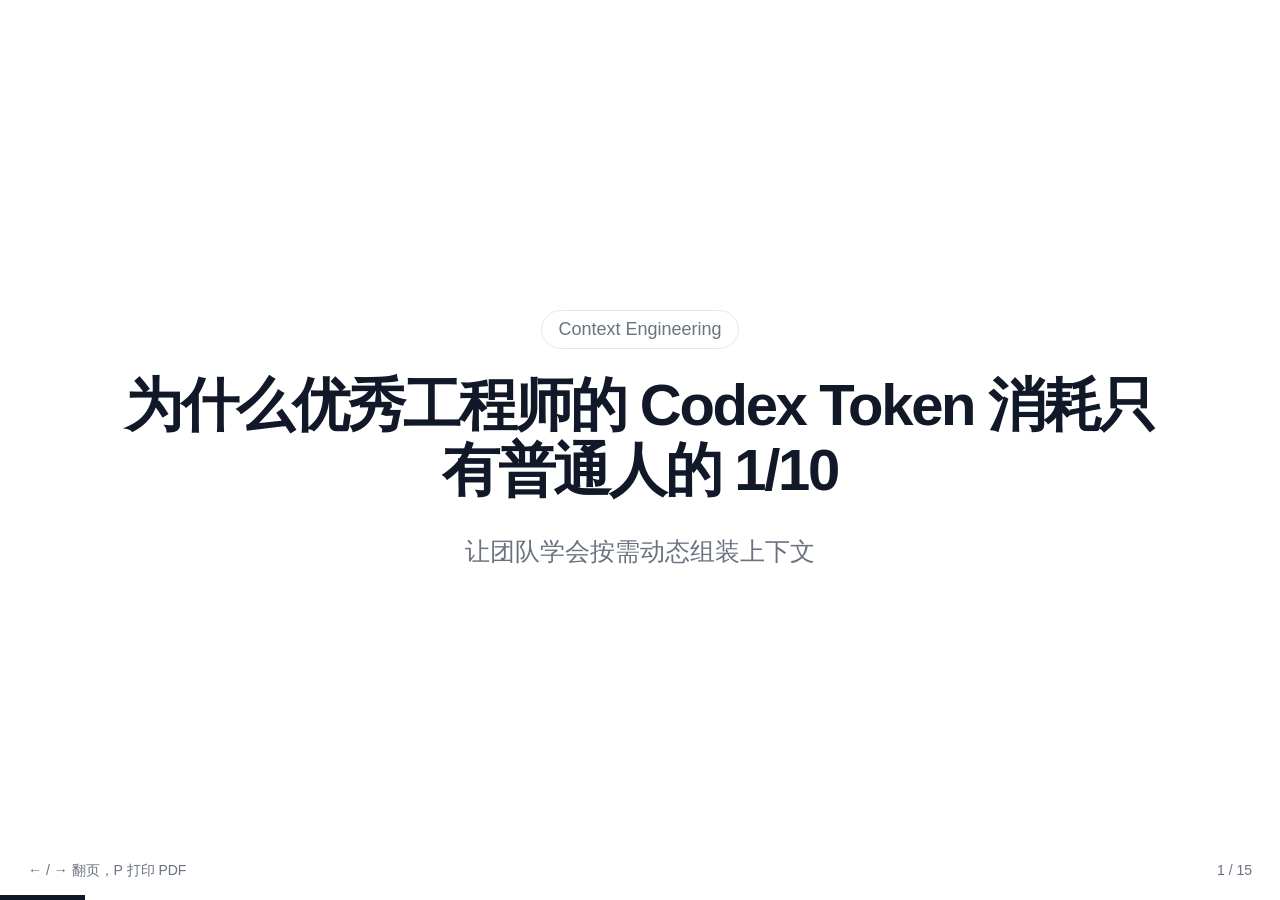
<file: share/codex_token_context_engineering_slides.html>
<!doctype html>
<html lang="zh-CN">
<head>
  <meta charset="utf-8" />
  <meta name="viewport" content="width=device-width, initial-scale=1" />
  <title>为什么优秀工程师的 Codex Token 消耗只有普通人的 1/10</title>
  <style>
    :root {
      --bg: #f7f7f5;
      --card: #ffffff;
      --text: #111827;
      --muted: #6b7280;
      --line: #e5e7eb;
      --accent: #111827;
      --code: #f3f4f6;
    }

    * { box-sizing: border-box; }

    body {
      margin: 0;
      font-family: -apple-system, BlinkMacSystemFont, "Segoe UI", "PingFang SC", "Hiragino Sans GB", "Microsoft YaHei", Arial, sans-serif;
      background: var(--bg);
      color: var(--text);
      overflow: hidden;
    }

    .deck {
      width: 100vw;
      height: 100vh;
      position: relative;
    }

    .slide {
      display: none;
      width: 100%;
      height: 100%;
      padding: 72px 88px;
      background: var(--card);
    }

    .slide.active {
      display: flex;
      flex-direction: column;
      justify-content: center;
    }

    .kicker {
      font-size: 18px;
      color: var(--muted);
      letter-spacing: .08em;
      text-transform: uppercase;
      margin-bottom: 20px;
    }

    h1 {
      font-size: 58px;
      line-height: 1.12;
      margin: 0 0 28px;
      max-width: 1080px;
      letter-spacing: -0.04em;
    }

    h2 {
      font-size: 46px;
      line-height: 1.16;
      margin: 0 0 32px;
      letter-spacing: -0.035em;
    }

    h3 {
      font-size: 30px;
      margin: 28px 0 12px;
    }

    p {
      font-size: 25px;
      line-height: 1.65;
      margin: 0 0 18px;
      color: #1f2937;
      max-width: 1000px;
    }

    ul {
      margin: 0;
      padding-left: 28px;
      max-width: 980px;
    }

    li {
      font-size: 25px;
      line-height: 1.75;
      margin: 6px 0;
    }

    .big {
      font-size: 72px;
      line-height: 1.1;
      letter-spacing: -0.055em;
    }

    .muted { color: var(--muted); }

    .quote {
      border-left: 6px solid var(--accent);
      padding-left: 28px;
      font-size: 34px;
      line-height: 1.55;
      max-width: 1050px;
    }

    .grid {
      display: grid;
      grid-template-columns: 1fr 1fr;
      gap: 28px;
      max-width: 1120px;
    }

    .card {
      border: 1px solid var(--line);
      border-radius: 22px;
      padding: 30px;
      background: #fff;
    }

    .card h3 {
      margin-top: 0;
      font-size: 28px;
    }

    .code {
      background: var(--code);
      border: 1px solid var(--line);
      border-radius: 18px;
      padding: 24px 28px;
      font-family: ui-monospace, SFMono-Regular, Menlo, Consolas, monospace;
      font-size: 24px;
      line-height: 1.55;
      white-space: pre-wrap;
      max-width: 1050px;
    }

    .formula {
      font-size: 38px;
      line-height: 1.65;
      font-weight: 700;
      letter-spacing: -0.02em;
    }

    .tag {
      display: inline-block;
      border: 1px solid var(--line);
      border-radius: 999px;
      padding: 8px 16px;
      font-size: 18px;
      color: var(--muted);
      margin-bottom: 24px;
    }

    .progress {
      position: fixed;
      left: 0;
      bottom: 0;
      height: 5px;
      background: var(--accent);
      width: 0;
      transition: width .2s ease;
      z-index: 10;
    }

    .page {
      position: fixed;
      right: 28px;
      bottom: 22px;
      font-size: 14px;
      color: var(--muted);
      z-index: 11;
    }

    .hint {
      position: fixed;
      left: 28px;
      bottom: 20px;
      font-size: 14px;
      color: var(--muted);
      z-index: 11;
    }

    .center { align-items: center; text-align: center; }
    .center p, .center h1, .center h2 { margin-left: auto; margin-right: auto; }

    @media print {
      body { overflow: visible; background: #fff; }
      .deck { height: auto; }
      .slide { display: flex !important; page-break-after: always; height: 100vh; }
      .progress, .page, .hint { display: none; }
    }
  </style>
</head>
<body>
  <main class="deck">
    <section class="slide active center">
      <div class="tag">Context Engineering</div>
      <h1>为什么优秀工程师的 Codex Token 消耗只有普通人的 1/10</h1>
      <p class="muted">让团队学会按需动态组装上下文</p>
    </section>

    <section class="slide">
      <div class="kicker">01 Token 为什么爆炸</div>
      <h2>问题不是模型不够强，而是上下文太脏</h2>
      <ul>
        <li>把整个项目源码喂给模型</li>
        <li>携带大量无关历史对话</li>
        <li>粘贴几十 MB 日志</li>
        <li>需求只改 10 行，输入却几十万 Token</li>
      </ul>
    </section>

    <section class="slide">
      <div class="kicker">错误做法</div>
      <h2>项目全量喂给模型</h2>
      <div class="code">src/
├── controller/
├── service/
├── dao/
├── mq/
├── es/
├── payment/
├── user/
└── 5000+ files</div>
      <p class="muted">模型会读，但不代表这些信息都有价值。</p>
    </section>

    <section class="slide">
      <div class="kicker">正确做法</div>
      <h2>按需动态组装上下文</h2>
      <div class="code">当前任务
+ 当前文件
+ 调用链相关代码
+ 业务规则摘要
+ 必要历史结论</div>
    </section>

    <section class="slide">
      <div class="kicker">02 Context Window</div>
      <h2>模型看到的不是项目，而是一个超长文本</h2>
      <p>Codex 不会天然理解你的仓库、目录、历史背景。</p>
      <p>它真正能处理的，是你塞进 Context Window 的内容。</p>
      <p class="quote">Garbage In，Garbage Out。</p>
    </section>

    <section class="slide center">
      <div class="kicker">核心公式</div>
      <h2>Context 应该只包含必要信号</h2>
      <div class="formula">Context = 当前任务 + 相关代码 + 相关文档 + 必要历史</div>
    </section>

    <section class="slide">
      <div class="kicker">不要包含</div>
      <h2>这些都是 Token 噪音</h2>
      <div class="grid">
        <div class="card"><h3>无关代码</h3><p>不在调用链、不影响本次变更的代码。</p></div>
        <div class="card"><h3>无关日志</h3><p>重复 INFO、DEBUG、历史运行日志。</p></div>
        <div class="card"><h3>无关对话</h3><p>讨论过程、废弃方案、闲聊记录。</p></div>
        <div class="card"><h3>无关文档</h3><p>整篇设计稿、过期说明、背景材料。</p></div>
      </div>
    </section>

    <section class="slide">
      <div class="kicker">03 成本分析</div>
      <h2>真正贵的是 Input Token</h2>
      <div class="grid">
        <div class="card"><h3>普通方式</h3><p class="big">120k</p><p class="muted">Input Tokens</p></div>
        <div class="card"><h3>优秀方式</h3><p class="big">8k</p><p class="muted">Input Tokens</p></div>
      </div>
      <p>输出代码可能差不多，但成本相差 10 倍以上。</p>
    </section>

    <section class="slide">
      <div class="kicker">04 六个降本技巧</div>
      <h2>让 Token 花在刀刃上</h2>
      <ul>
        <li>只提供相关代码</li>
        <li>按需动态检索，不预加载全部内容</li>
        <li>压缩历史，只保留结论</li>
        <li>裁剪日志，只保留错误、堆栈、关键参数</li>
        <li>文档摘要化，只保留规则和约束</li>
        <li>建设团队项目知识库和 AGENTS.md</li>
      </ul>
    </section>

    <section class="slide">
      <div class="kicker">技巧示例</div>
      <h2>日志应该这样喂</h2>
      <div class="grid">
        <div class="card"><h3>错误</h3><div class="code">50MB full.log</div></div>
        <div class="card"><h3>正确</h3><div class="code">Exception
StackTrace
Request ID
关键入参
最近一次变更</div></div>
      </div>
    </section>

    <section class="slide">
      <div class="kicker">05 真实项目案例</div>
      <h2>新增订单超时状态</h2>
      <div class="grid">
        <div class="card">
          <h3>普通工程师</h3>
          <ul>
            <li>订单模块全部代码</li>
            <li>MQ / ES / 支付 / 用户全部带入</li>
            <li>输入约 120000 Token</li>
          </ul>
        </div>
        <div class="card">
          <h3>优秀工程师</h3>
          <ul>
            <li>OrderStatusEnum</li>
            <li>OrderService 相关方法</li>
            <li>相关单测</li>
            <li>需求和验收标准</li>
          </ul>
        </div>
      </div>
    </section>

    <section class="slide center">
      <div class="kicker">本质差异</div>
      <h2>不是 Prompt 能力，而是 Context Engineering 能力</h2>
      <p>普通工程师在优化 Prompt。</p>
      <p>优秀工程师在优化 Context。</p>
    </section>

    <section class="slide">
      <div class="kicker">06 团队规范</div>
      <h2>团队统一上下文输入标准</h2>
      <div class="code">每次请求 Codex 前，必须说明：

1. 当前任务
2. 相关代码范围
3. 相关业务规则
4. 不允许修改的边界
5. 期望输出格式</div>
    </section>

    <section class="slide">
      <div class="kicker">AGENTS.md 模板</div>
      <h2>把团队规范写进项目根目录</h2>
      <div class="code"># AGENTS.md

## Context Rules
Context = 当前任务 + 相关代码 + 相关文档 + 必要历史

禁止加入：
- 无关代码
- 无关日志
- 无关文档
- 无关历史对话

## Code Change Rules
- 最小修改
- 向后兼容
- 保持现有风格
- 禁止无关重构</div>
    </section>

    <section class="slide center">
      <div class="kicker">Final</div>
      <h2 class="big">Less Context<br>More Signal</h2>
      <p class="muted">Less Tokens · More Accuracy</p>
    </section>
  </main>

  <div class="hint">← / → 翻页，P 打印 PDF</div>
  <div class="page" id="page"></div>
  <div class="progress" id="progress"></div>

  <script>
    const slides = Array.from(document.querySelectorAll('.slide'));
    const page = document.getElementById('page');
    const progress = document.getElementById('progress');
    let index = 0;

    function show(i) {
      index = Math.max(0, Math.min(i, slides.length - 1));
      slides.forEach((slide, n) => slide.classList.toggle('active', n === index));
      page.textContent = `${index + 1} / ${slides.length}`;
      progress.style.width = `${((index + 1) / slides.length) * 100}%`;
    }

    document.addEventListener('keydown', (e) => {
      if (['ArrowRight', 'PageDown', ' '].includes(e.key)) show(index + 1);
      if (['ArrowLeft', 'PageUp'].includes(e.key)) show(index - 1);
      if (e.key.toLowerCase() === 'p') window.print();
    });

    document.addEventListener('click', () => show(index + 1));
    show(0);
  </script>
</body>
</html>
</file>
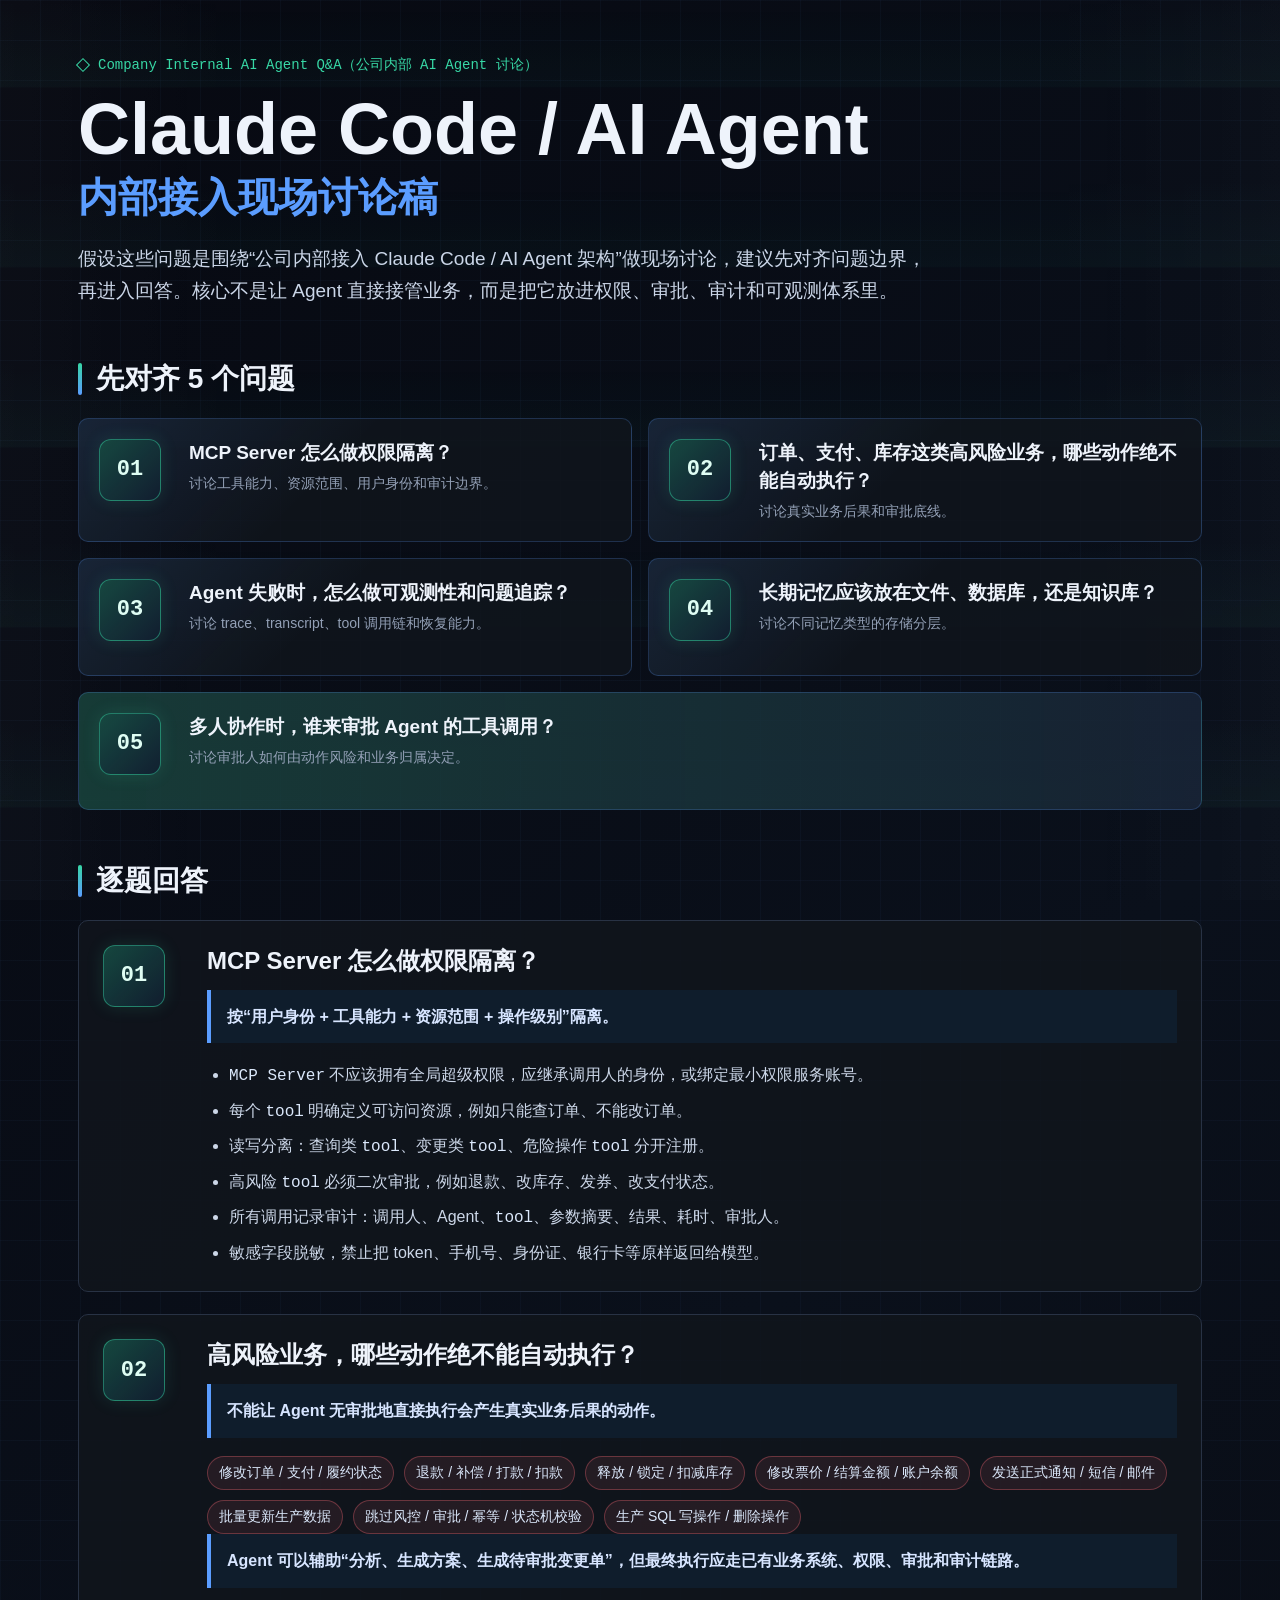
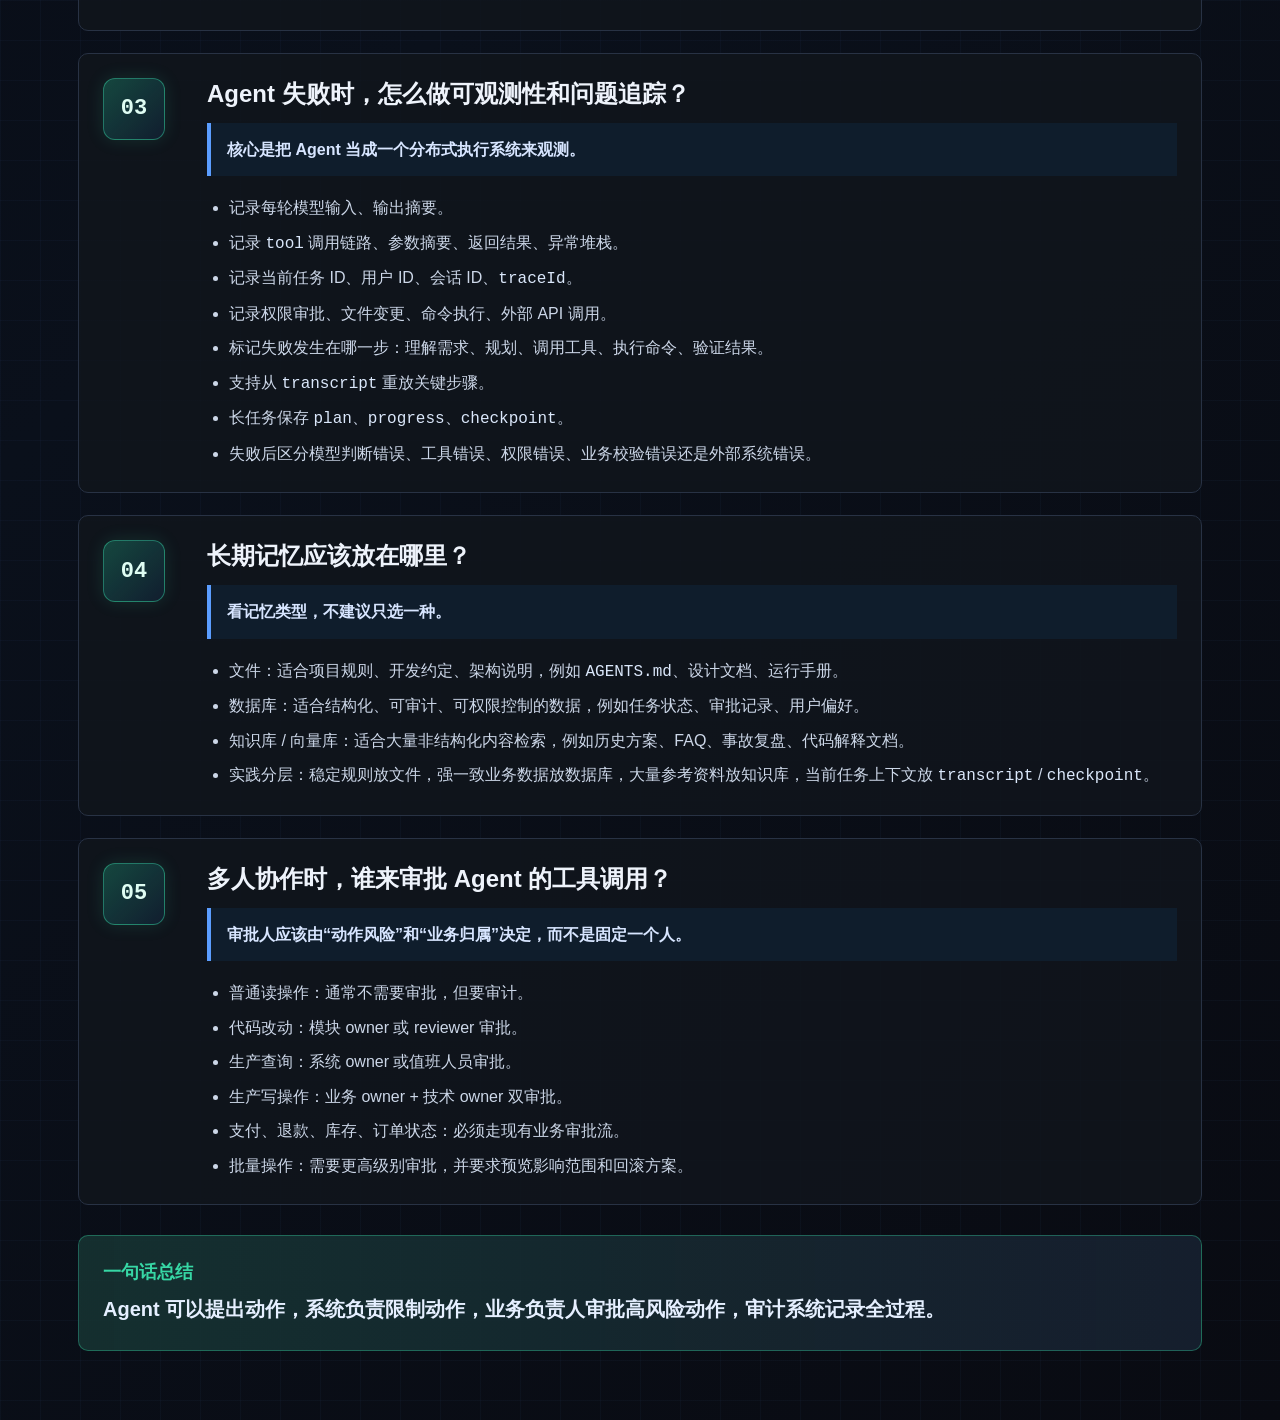
<file: share/claude-code-reveal-live/qa.index.html>
<!doctype html>
<html lang="zh-CN">
<head>
  <meta charset="utf-8">
  <meta name="viewport" content="width=device-width, initial-scale=1">
  <title>公司内部接入 Claude Code / AI Agent 架构 Q&A</title>
  <style>
    :root {
      --bg: #080a0f;
      --panel: #11151d;
      --panel-2: #171d28;
      --ink: #eef3fb;
      --muted: #93a0b6;
      --line: #283244;
      --blue: #5b9dff;
      --green: #37d7a5;
      --orange: #ff9364;
      --yellow: #ffd166;
      --red: #ff6b78;
    }

    * {
      box-sizing: border-box;
    }

    body {
      margin: 0;
      color: var(--ink);
      font-family: -apple-system, BlinkMacSystemFont, "Segoe UI", "Noto Sans SC", "PingFang SC", sans-serif;
      background:
        linear-gradient(rgba(91, 157, 255, 0.035) 1px, transparent 1px),
        linear-gradient(90deg, rgba(91, 157, 255, 0.035) 1px, transparent 1px),
        linear-gradient(135deg, #070911 0%, #0a101b 48%, #090b12 100%);
      background-size: 40px 40px, 40px 40px, auto;
      letter-spacing: 0;
    }

    body::before {
      content: "";
      position: fixed;
      inset: 0;
      pointer-events: none;
      background:
        linear-gradient(180deg, transparent 0%, rgba(55, 215, 165, 0.045) 48%, transparent 49%),
        linear-gradient(90deg, rgba(255,255,255,0.03), transparent 18%, transparent 82%, rgba(255,255,255,0.025));
      background-size: 100% 180px, 100% 100%;
      opacity: 0.72;
    }

    .page {
      position: relative;
      max-width: 1180px;
      margin: 0 auto;
      padding: 56px 28px 80px;
    }

    .kicker {
      display: inline-flex;
      align-items: center;
      gap: 10px;
      color: var(--green);
      font-family: "SFMono-Regular", "JetBrains Mono", Consolas, monospace;
      font-size: 14px;
      margin-bottom: 18px;
    }

    .kicker::before {
      content: "";
      width: 8px;
      height: 8px;
      border: 1px solid currentColor;
      transform: rotate(45deg);
    }

    h1 {
      margin: 0;
      font-size: clamp(42px, 6vw, 72px);
      line-height: 1.04;
      letter-spacing: 0;
    }

    h1 span {
      display: block;
      color: var(--blue);
      font-size: 0.56em;
      margin-top: 10px;
    }

    .lead {
      max-width: 860px;
      color: #cbd6e8;
      font-size: 19px;
      line-height: 1.72;
      margin: 24px 0 0;
    }

    .section-title {
      display: flex;
      align-items: center;
      gap: 14px;
      margin: 54px 0 22px;
      font-size: 28px;
      line-height: 1.2;
    }

    .section-title::before {
      content: "";
      width: 4px;
      height: 32px;
      border-radius: 999px;
      background: linear-gradient(var(--green), var(--blue));
    }

    .question-grid {
      display: grid;
      grid-template-columns: repeat(2, minmax(0, 1fr));
      gap: 16px;
    }

    .question-card {
      display: grid;
      grid-template-columns: 72px minmax(0, 1fr);
      gap: 18px;
      min-height: 118px;
      padding: 20px;
      border: 1px solid rgba(91, 157, 255, 0.22);
      border-radius: 10px;
      background:
        linear-gradient(135deg, rgba(91, 157, 255, 0.12), transparent 45%),
        rgba(17, 21, 29, 0.82);
    }

    .question-card:last-child {
      grid-column: 1 / -1;
      background:
        linear-gradient(90deg, rgba(55, 215, 165, 0.2), rgba(91, 157, 255, 0.1)),
        rgba(17, 21, 29, 0.82);
    }

    .num {
      display: grid;
      place-items: center;
      width: 62px;
      height: 62px;
      color: #dffdf3;
      font-family: "SFMono-Regular", "JetBrains Mono", Consolas, monospace;
      font-size: 22px;
      font-weight: 900;
      border-radius: 12px;
      border: 1px solid rgba(55, 215, 165, 0.46);
      background:
        linear-gradient(135deg, rgba(55, 215, 165, 0.28), rgba(91, 157, 255, 0.1)),
        rgba(9, 16, 24, 0.92);
      box-shadow: 0 0 18px rgba(55, 215, 165, 0.14);
    }

    .question-card b {
      display: block;
      font-size: 19px;
      line-height: 1.48;
    }

    .question-card span {
      display: block;
      color: var(--muted);
      font-size: 14px;
      margin-top: 8px;
    }

    .answer-list {
      display: grid;
      gap: 22px;
    }

    .answer {
      display: grid;
      grid-template-columns: 82px minmax(0, 1fr);
      gap: 22px;
      padding: 24px;
      border: 1px solid var(--line);
      border-radius: 10px;
      background: rgba(17, 21, 29, 0.86);
    }

    .answer h3 {
      margin: 0 0 14px;
      font-size: 24px;
      line-height: 1.3;
    }

    .principle {
      margin: 0 0 18px;
      padding: 14px 16px;
      color: #d7e5ff;
      font-weight: 700;
      line-height: 1.6;
      border-left: 4px solid var(--blue);
      background: #0f1d2c;
    }

    .answer ul {
      margin: 0;
      padding-left: 22px;
      color: #ccd7e8;
      line-height: 1.78;
      font-size: 16px;
    }

    .answer li + li {
      margin-top: 6px;
    }

    .chips {
      display: flex;
      flex-wrap: wrap;
      gap: 10px;
      margin-top: 14px;
    }

    .chip {
      color: #dbe8fb;
      border: 1px solid rgba(91, 157, 255, 0.22);
      border-radius: 999px;
      background: rgba(91, 157, 255, 0.08);
      padding: 7px 11px;
      font-size: 14px;
      white-space: nowrap;
    }

    .danger {
      border-color: rgba(255, 107, 120, 0.32);
      background: rgba(255, 107, 120, 0.09);
    }

    .summary {
      margin-top: 30px;
      padding: 24px;
      border: 1px solid rgba(55, 215, 165, 0.36);
      border-radius: 10px;
      background:
        linear-gradient(90deg, rgba(55, 215, 165, 0.14), rgba(91, 157, 255, 0.08)),
        rgba(17, 21, 29, 0.88);
    }

    .summary b {
      display: block;
      margin-bottom: 8px;
      color: var(--green);
      font-size: 18px;
    }

    .summary p {
      margin: 0;
      color: #e5efff;
      font-size: 20px;
      line-height: 1.7;
      font-weight: 750;
    }

    code {
      color: #dbe8fb;
      font-family: "SFMono-Regular", "JetBrains Mono", Consolas, monospace;
    }

    @media (max-width: 820px) {
      .page {
        padding: 36px 18px 56px;
      }

      .question-grid,
      .answer {
        grid-template-columns: 1fr;
      }

      .question-card,
      .question-card:last-child {
        grid-column: auto;
        grid-template-columns: 64px minmax(0, 1fr);
      }
    }
  </style>
</head>
<body>
  <main class="page">
    <div class="kicker">Company Internal AI Agent Q&A（公司内部 AI Agent 讨论）</div>
    <h1>Claude Code / AI Agent<span>内部接入现场讨论稿</span></h1>
    <p class="lead">假设这些问题是围绕“公司内部接入 Claude Code / AI Agent 架构”做现场讨论，建议先对齐问题边界，再进入回答。核心不是让 Agent 直接接管业务，而是把它放进权限、审批、审计和可观测体系里。</p>

    <h2 class="section-title">先对齐 5 个问题</h2>
    <section class="question-grid" aria-label="问题对齐">
      <div class="question-card">
        <div class="num">01</div>
        <div><b>MCP Server 怎么做权限隔离？</b><span>讨论工具能力、资源范围、用户身份和审计边界。</span></div>
      </div>
      <div class="question-card">
        <div class="num">02</div>
        <div><b>订单、支付、库存这类高风险业务，哪些动作绝不能自动执行？</b><span>讨论真实业务后果和审批底线。</span></div>
      </div>
      <div class="question-card">
        <div class="num">03</div>
        <div><b>Agent 失败时，怎么做可观测性和问题追踪？</b><span>讨论 trace、transcript、tool 调用链和恢复能力。</span></div>
      </div>
      <div class="question-card">
        <div class="num">04</div>
        <div><b>长期记忆应该放在文件、数据库，还是知识库？</b><span>讨论不同记忆类型的存储分层。</span></div>
      </div>
      <div class="question-card">
        <div class="num">05</div>
        <div><b>多人协作时，谁来审批 Agent 的工具调用？</b><span>讨论审批人如何由动作风险和业务归属决定。</span></div>
      </div>
    </section>

    <h2 class="section-title">逐题回答</h2>
    <section class="answer-list" aria-label="逐题回答">
      <article class="answer">
        <div class="num">01</div>
        <div>
          <h3>MCP Server 怎么做权限隔离？</h3>
          <p class="principle">按“用户身份 + 工具能力 + 资源范围 + 操作级别”隔离。</p>
          <ul>
            <li><code>MCP Server</code> 不应该拥有全局超级权限，应继承调用人的身份，或绑定最小权限服务账号。</li>
            <li>每个 <code>tool</code> 明确定义可访问资源，例如只能查订单、不能改订单。</li>
            <li>读写分离：查询类 <code>tool</code>、变更类 <code>tool</code>、危险操作 <code>tool</code> 分开注册。</li>
            <li>高风险 <code>tool</code> 必须二次审批，例如退款、改库存、发券、改支付状态。</li>
            <li>所有调用记录审计：调用人、Agent、<code>tool</code>、参数摘要、结果、耗时、审批人。</li>
            <li>敏感字段脱敏，禁止把 token、手机号、身份证、银行卡等原样返回给模型。</li>
          </ul>
        </div>
      </article>

      <article class="answer">
        <div class="num">02</div>
        <div>
          <h3>高风险业务，哪些动作绝不能自动执行？</h3>
          <p class="principle">不能让 Agent 无审批地直接执行会产生真实业务后果的动作。</p>
          <div class="chips">
            <span class="chip danger">修改订单 / 支付 / 履约状态</span>
            <span class="chip danger">退款 / 补偿 / 打款 / 扣款</span>
            <span class="chip danger">释放 / 锁定 / 扣减库存</span>
            <span class="chip danger">修改票价 / 结算金额 / 账户余额</span>
            <span class="chip danger">发送正式通知 / 短信 / 邮件</span>
            <span class="chip danger">批量更新生产数据</span>
            <span class="chip danger">跳过风控 / 审批 / 幂等 / 状态机校验</span>
            <span class="chip danger">生产 SQL 写操作 / 删除操作</span>
          </div>
          <p class="principle">Agent 可以辅助“分析、生成方案、生成待审批变更单”，但最终执行应走已有业务系统、权限、审批和审计链路。</p>
        </div>
      </article>

      <article class="answer">
        <div class="num">03</div>
        <div>
          <h3>Agent 失败时，怎么做可观测性和问题追踪？</h3>
          <p class="principle">核心是把 Agent 当成一个分布式执行系统来观测。</p>
          <ul>
            <li>记录每轮模型输入、输出摘要。</li>
            <li>记录 <code>tool</code> 调用链路、参数摘要、返回结果、异常堆栈。</li>
            <li>记录当前任务 ID、用户 ID、会话 ID、<code>traceId</code>。</li>
            <li>记录权限审批、文件变更、命令执行、外部 API 调用。</li>
            <li>标记失败发生在哪一步：理解需求、规划、调用工具、执行命令、验证结果。</li>
            <li>支持从 <code>transcript</code> 重放关键步骤。</li>
            <li>长任务保存 <code>plan</code>、<code>progress</code>、<code>checkpoint</code>。</li>
            <li>失败后区分模型判断错误、工具错误、权限错误、业务校验错误还是外部系统错误。</li>
          </ul>
        </div>
      </article>

      <article class="answer">
        <div class="num">04</div>
        <div>
          <h3>长期记忆应该放在哪里？</h3>
          <p class="principle">看记忆类型，不建议只选一种。</p>
          <ul>
            <li>文件：适合项目规则、开发约定、架构说明，例如 <code>AGENTS.md</code>、设计文档、运行手册。</li>
            <li>数据库：适合结构化、可审计、可权限控制的数据，例如任务状态、审批记录、用户偏好。</li>
            <li>知识库 / 向量库：适合大量非结构化内容检索，例如历史方案、FAQ、事故复盘、代码解释文档。</li>
            <li>实践分层：稳定规则放文件，强一致业务数据放数据库，大量参考资料放知识库，当前任务上下文放 <code>transcript</code> / <code>checkpoint</code>。</li>
          </ul>
        </div>
      </article>

      <article class="answer">
        <div class="num">05</div>
        <div>
          <h3>多人协作时，谁来审批 Agent 的工具调用？</h3>
          <p class="principle">审批人应该由“动作风险”和“业务归属”决定，而不是固定一个人。</p>
          <ul>
            <li>普通读操作：通常不需要审批，但要审计。</li>
            <li>代码改动：模块 owner 或 reviewer 审批。</li>
            <li>生产查询：系统 owner 或值班人员审批。</li>
            <li>生产写操作：业务 owner + 技术 owner 双审批。</li>
            <li>支付、退款、库存、订单状态：必须走现有业务审批流。</li>
            <li>批量操作：需要更高级别审批，并要求预览影响范围和回滚方案。</li>
          </ul>
        </div>
      </article>
    </section>

    <section class="summary">
      <b>一句话总结</b>
      <p>Agent 可以提出动作，系统负责限制动作，业务负责人审批高风险动作，审计系统记录全过程。</p>
    </section>
  </main>
</body>
</html>
</file>
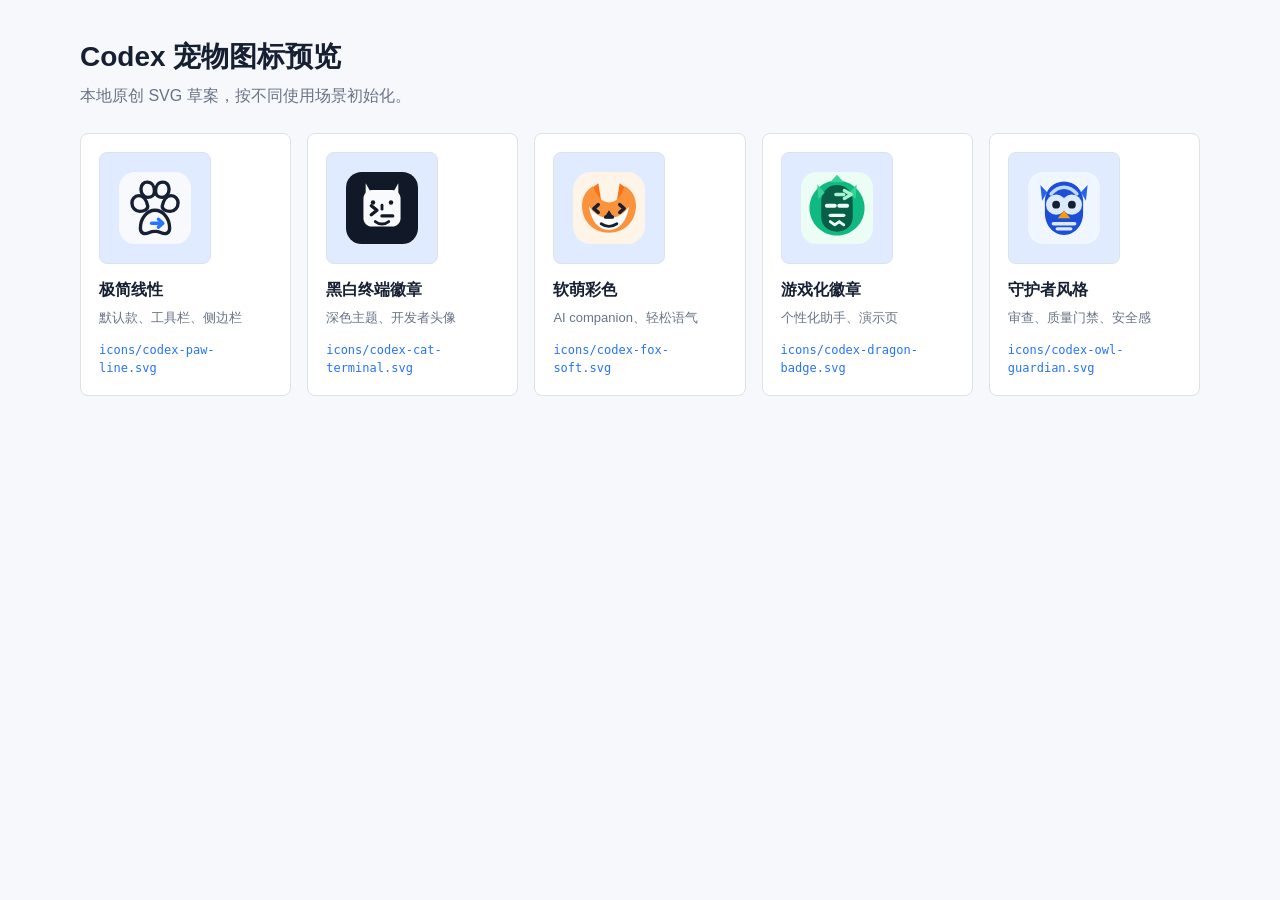
<file: share/codex-pet-icons/preview.html>
<!doctype html>
<html lang="zh-CN">
  <head>
    <meta charset="utf-8" />
    <meta name="viewport" content="width=device-width, initial-scale=1" />
    <title>Codex 宠物图标预览</title>
    <style>
      :root {
        color-scheme: light dark;
        --bg: #f7f8fb;
        --fg: #172033;
        --muted: #697386;
        --panel: #ffffff;
        --border: #dce2ea;
        --accent: #2773ff;
      }

      @media (prefers-color-scheme: dark) {
        :root {
          --bg: #101318;
          --fg: #eef2f7;
          --muted: #98a2b3;
          --panel: #171c23;
          --border: #2b3442;
          --accent: #6aa4ff;
        }
      }

      * {
        box-sizing: border-box;
      }

      body {
        margin: 0;
        min-height: 100vh;
        background: var(--bg);
        color: var(--fg);
        font-family:
          -apple-system, BlinkMacSystemFont, "Segoe UI", "PingFang SC",
          "Microsoft YaHei", sans-serif;
      }

      main {
        width: min(1120px, calc(100% - 32px));
        margin: 0 auto;
        padding: 40px 0;
      }

      header {
        margin-bottom: 24px;
      }

      h1 {
        margin: 0 0 8px;
        font-size: 28px;
        line-height: 1.2;
        font-weight: 700;
      }

      p {
        margin: 0;
        color: var(--muted);
        line-height: 1.7;
      }

      .grid {
        display: grid;
        grid-template-columns: repeat(auto-fit, minmax(180px, 1fr));
        gap: 16px;
      }

      .card {
        border: 1px solid var(--border);
        border-radius: 8px;
        background: var(--panel);
        padding: 18px;
      }

      .icon-wrap {
        display: grid;
        place-items: center;
        width: 112px;
        height: 112px;
        margin-bottom: 16px;
        border: 1px solid var(--border);
        border-radius: 8px;
        background: color-mix(in srgb, var(--panel) 86%, var(--accent));
      }

      img {
        width: 72px;
        height: 72px;
        display: block;
      }

      h2 {
        margin: 0 0 6px;
        font-size: 16px;
        line-height: 1.3;
      }

      .meta {
        margin: 0 0 12px;
        color: var(--muted);
        font-size: 13px;
      }

      code {
        display: block;
        overflow-wrap: anywhere;
        color: var(--accent);
        font-size: 12px;
        line-height: 1.5;
      }
    </style>
  </head>
  <body>
    <main>
      <header>
        <h1>Codex 宠物图标预览</h1>
        <p>本地原创 SVG 草案，按不同使用场景初始化。</p>
      </header>
      <section class="grid" aria-label="图标列表">
        <article class="card">
          <div class="icon-wrap"><img src="icons/codex-paw-line.svg" alt="极简线性爪印图标" /></div>
          <h2>极简线性</h2>
          <p class="meta">默认款、工具栏、侧边栏</p>
          <code>icons/codex-paw-line.svg</code>
        </article>
        <article class="card">
          <div class="icon-wrap"><img src="icons/codex-cat-terminal.svg" alt="黑白终端猫图标" /></div>
          <h2>黑白终端徽章</h2>
          <p class="meta">深色主题、开发者头像</p>
          <code>icons/codex-cat-terminal.svg</code>
        </article>
        <article class="card">
          <div class="icon-wrap"><img src="icons/codex-fox-soft.svg" alt="软萌狐狸图标" /></div>
          <h2>软萌彩色</h2>
          <p class="meta">AI companion、轻松语气</p>
          <code>icons/codex-fox-soft.svg</code>
        </article>
        <article class="card">
          <div class="icon-wrap"><img src="icons/codex-dragon-badge.svg" alt="游戏化小龙徽章图标" /></div>
          <h2>游戏化徽章</h2>
          <p class="meta">个性化助手、演示页</p>
          <code>icons/codex-dragon-badge.svg</code>
        </article>
        <article class="card">
          <div class="icon-wrap"><img src="icons/codex-owl-guardian.svg" alt="守护者猫头鹰图标" /></div>
          <h2>守护者风格</h2>
          <p class="meta">审查、质量门禁、安全感</p>
          <code>icons/codex-owl-guardian.svg</code>
        </article>
      </section>
    </main>
  </body>
</html>
</file>
